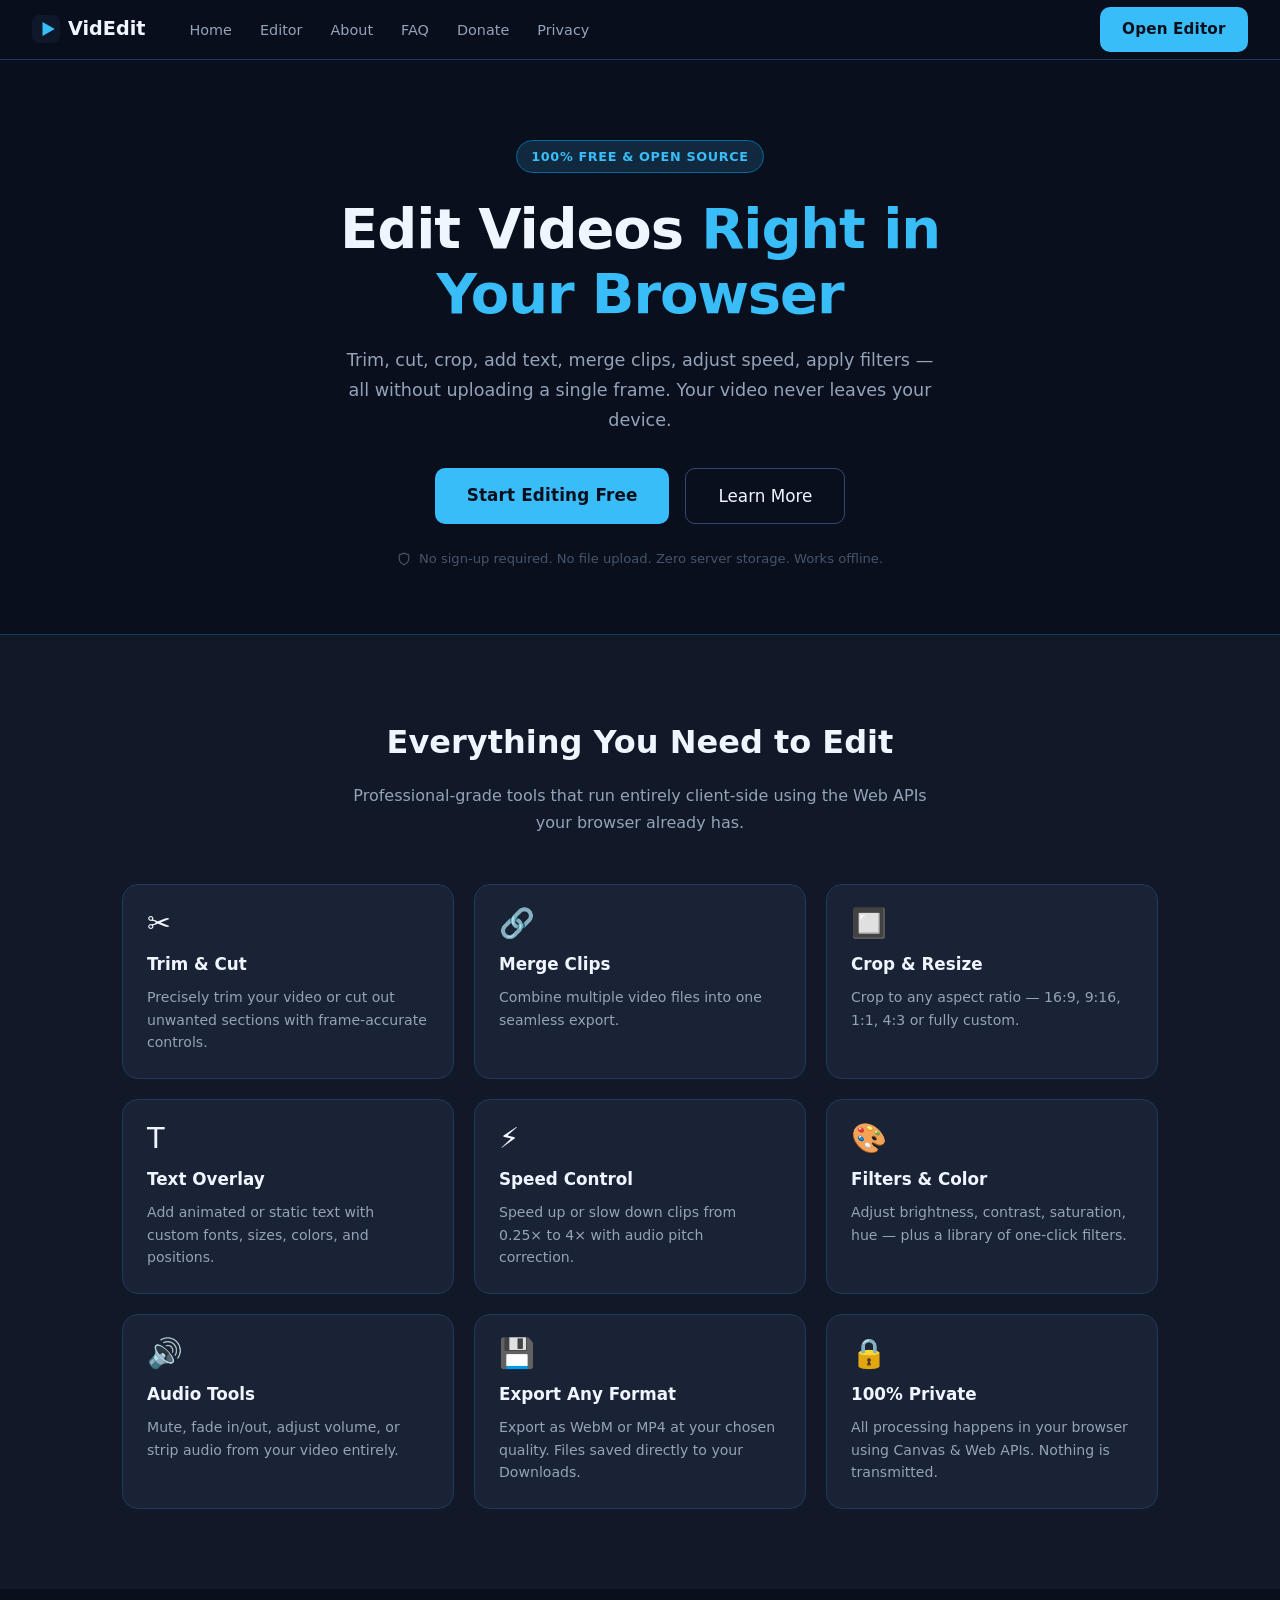
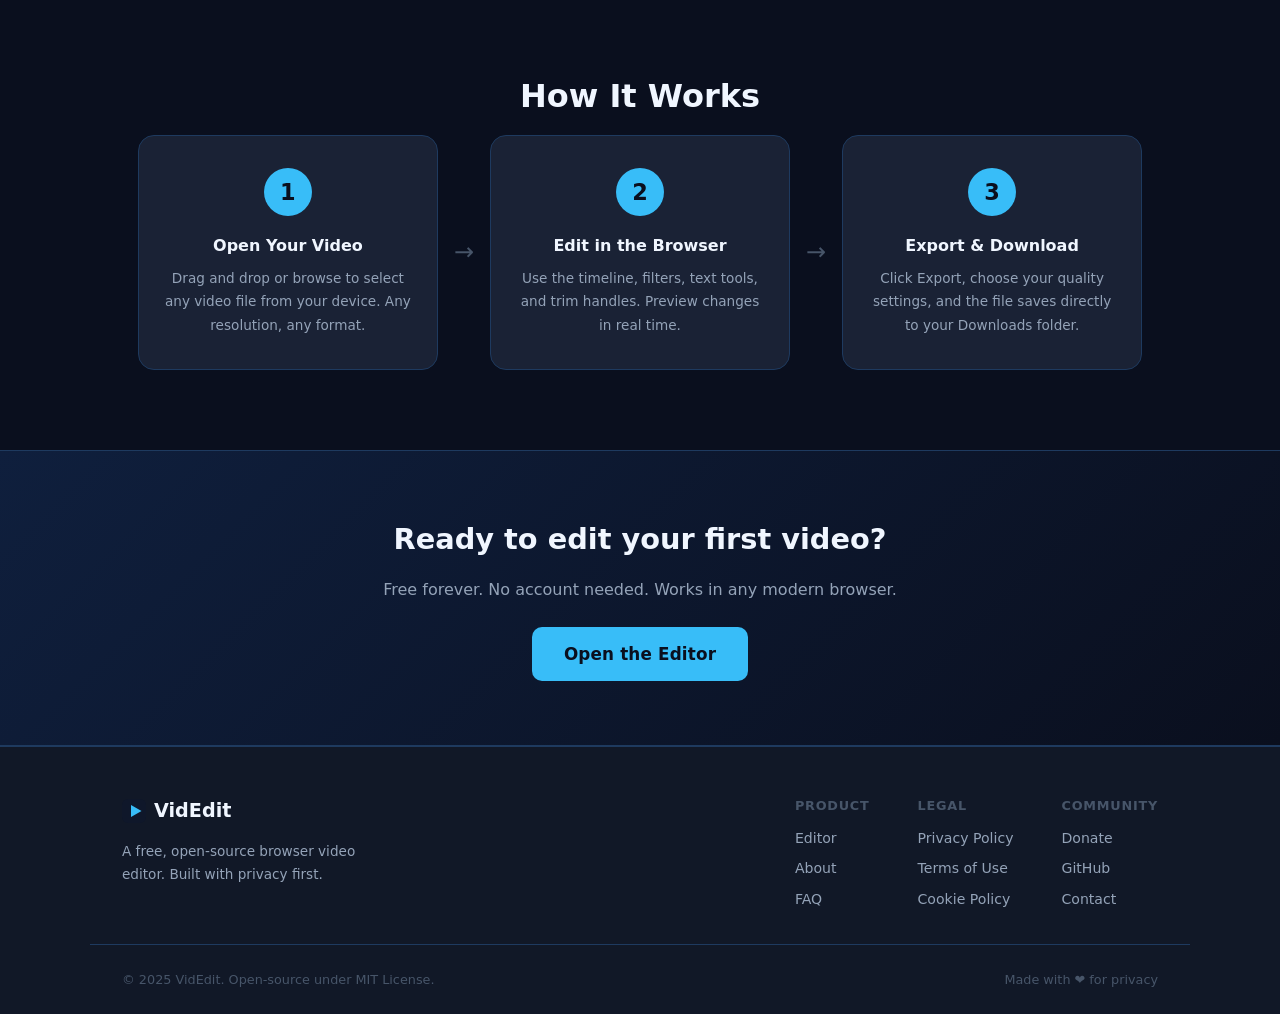
<file: index.html>
<!DOCTYPE html>
<html lang="en">
<head>
<meta charset="UTF-8">
<meta name="viewport" content="width=device-width, initial-scale=1.0">
<title>VidEdit — Free Browser Video Editor</title>
<meta name="description" content="Edit any video directly in your browser. No uploads, no servers. Your files stay on your device.">
<meta name="robots" content="index, follow">
<link rel="icon" href="data:image/svg+xml,<svg xmlns='http://www.w3.org/2000/svg' viewBox='0 0 32 32'><rect width='32' height='32' rx='8' fill='%230f172a'/><polygon points='12,8 26,16 12,24' fill='%2338bdf8'/></svg>">
<link rel="stylesheet" href="main.css">
</head>
<body>

<nav class="nav">
  <a class="nav-logo" href="index.html">
    <svg width="28" height="28" viewBox="0 0 32 32" fill="none" xmlns="http://www.w3.org/2000/svg"><rect width="32" height="32" rx="8" fill="#0f172a"/><polygon points="12,8 26,16 12,24" fill="#38bdf8"/></svg>
    VidEdit
  </a>
  <ul class="nav-links">
    <li><a href="index.html">Home</a></li>
    <li><a href="editor.html">Editor</a></li>
    <li><a href="about.html">About</a></li>
    <li><a href="faq.html">FAQ</a></li>
    <li><a href="donate.html">Donate</a></li>
    <li><a href="privacy.html">Privacy</a></li>
  </ul>
  <a href="editor.html" class="btn-primary nav-cta">Open Editor</a>
  <button class="nav-hamburger" id="menuToggle" aria-label="Toggle menu">&#9776;</button>
</nav>

<div class="nav-mobile" id="mobileMenu">
  <a href="index.html">Home</a>
  <a href="editor.html">Editor</a>
  <a href="about.html">About</a>
  <a href="pages/faq.html">FAQ</a>
  <a href="donate.html">Donate</a>
  <a href="privacy.html">Privacy</a>
  <a href="editor.html" class="btn-primary" style="margin-top:0.5rem;display:block;text-align:center;">Open Editor</a>
</div>

<section class="hero">
  <div class="hero-badge">100% Free & Open Source</div>
  <h1 class="hero-title">Edit Videos <span class="accent">Right in Your Browser</span></h1>
  <p class="hero-sub">Trim, cut, crop, add text, merge clips, adjust speed, apply filters — all without uploading a single frame. Your video never leaves your device.</p>
  <div class="hero-actions">
    <a href="editor.html" class="btn-primary btn-lg">Start Editing Free</a>
    <a href="about.html" class="btn-ghost btn-lg">Learn More</a>
  </div>
  <div class="hero-note">
    <svg width="14" height="14" viewBox="0 0 24 24" fill="none" stroke="currentColor" stroke-width="2"><path d="M12 22s8-4 8-10V5l-8-3-8 3v7c0 6 8 10 8 10z"/></svg>
    No sign-up required. No file upload. Zero server storage. Works offline.
  </div>
</section>

<section class="features">
  <div class="container">
    <h2 class="section-title">Everything You Need to Edit</h2>
    <p class="section-sub">Professional-grade tools that run entirely client-side using the Web APIs your browser already has.</p>
    <div class="features-grid">
      <div class="feature-card">
        <div class="feature-icon">✂️</div>
        <h3>Trim & Cut</h3>
        <p>Precisely trim your video or cut out unwanted sections with frame-accurate controls.</p>
      </div>
      <div class="feature-card">
        <div class="feature-icon">🔗</div>
        <h3>Merge Clips</h3>
        <p>Combine multiple video files into one seamless export.</p>
      </div>
      <div class="feature-card">
        <div class="feature-icon">🔲</div>
        <h3>Crop & Resize</h3>
        <p>Crop to any aspect ratio — 16:9, 9:16, 1:1, 4:3 or fully custom.</p>
      </div>
      <div class="feature-card">
        <div class="feature-icon">T</div>
        <h3>Text Overlay</h3>
        <p>Add animated or static text with custom fonts, sizes, colors, and positions.</p>
      </div>
      <div class="feature-card">
        <div class="feature-icon">⚡</div>
        <h3>Speed Control</h3>
        <p>Speed up or slow down clips from 0.25× to 4× with audio pitch correction.</p>
      </div>
      <div class="feature-card">
        <div class="feature-icon">🎨</div>
        <h3>Filters & Color</h3>
        <p>Adjust brightness, contrast, saturation, hue — plus a library of one-click filters.</p>
      </div>
      <div class="feature-card">
        <div class="feature-icon">🔊</div>
        <h3>Audio Tools</h3>
        <p>Mute, fade in/out, adjust volume, or strip audio from your video entirely.</p>
      </div>
      <div class="feature-card">
        <div class="feature-icon">💾</div>
        <h3>Export Any Format</h3>
        <p>Export as WebM or MP4 at your chosen quality. Files saved directly to your Downloads.</p>
      </div>
      <div class="feature-card">
        <div class="feature-icon">🔒</div>
        <h3>100% Private</h3>
        <p>All processing happens in your browser using Canvas & Web APIs. Nothing is transmitted.</p>
      </div>
    </div>
  </div>
</section>

<section class="how-it-works">
  <div class="container">
    <h2 class="section-title">How It Works</h2>
    <div class="steps">
      <div class="step">
        <div class="step-num">1</div>
        <h3>Open Your Video</h3>
        <p>Drag and drop or browse to select any video file from your device. Any resolution, any format.</p>
      </div>
      <div class="step-arrow">→</div>
      <div class="step">
        <div class="step-num">2</div>
        <h3>Edit in the Browser</h3>
        <p>Use the timeline, filters, text tools, and trim handles. Preview changes in real time.</p>
      </div>
      <div class="step-arrow">→</div>
      <div class="step">
        <div class="step-num">3</div>
        <h3>Export & Download</h3>
        <p>Click Export, choose your quality settings, and the file saves directly to your Downloads folder.</p>
      </div>
    </div>
  </div>
</section>

<section class="cta-strip">
  <h2>Ready to edit your first video?</h2>
  <p>Free forever. No account needed. Works in any modern browser.</p>
  <a href="editor.html" class="btn-primary btn-lg">Open the Editor</a>
</section>

<footer class="footer">
  <div class="container footer-inner">
    <div class="footer-brand">
      <a class="nav-logo" href="index.html">
        <svg width="24" height="24" viewBox="0 0 32 32" fill="none"><rect width="32" height="32" rx="8" fill="#0f172a"/><polygon points="12,8 26,16 12,24" fill="#38bdf8"/></svg>
        VidEdit
      </a>
      <p>A free, open-source browser video editor. Built with privacy first.</p>
    </div>
    <div class="footer-links">
      <div>
        <strong>Product</strong>
        <a href="editor.html">Editor</a>
        <a href="pages/about.html">About</a>
        <a href="pages/faq.html">FAQ</a>
      </div>
      <div>
        <strong>Legal</strong>
        <a href="pages/privacy.html">Privacy Policy</a>
        <a href="pages/terms.html">Terms of Use</a>
        <a href="pages/cookies.html">Cookie Policy</a>
      </div>
      <div>
        <strong>Community</strong>
        <a href="donate.html">Donate</a>
        <a href="https://github.com/mdsahabul" target="_blank" rel="noopener">GitHub</a>
        <a href="https://mdsahabul.rf.gd/Fpages/contact">Contact</a>
      </div>
    </div>
  </div>
  <div class="footer-bottom">
    <span>© 2025 VidEdit. Open-source under MIT License.</span>
    <span>Made with ❤️ for privacy</span>
  </div>
</footer>

<script>
document.getElementById('menuToggle').addEventListener('click', () => {
  document.getElementById('mobileMenu').classList.toggle('open');
});
</script>
</body>
</html>
</file>
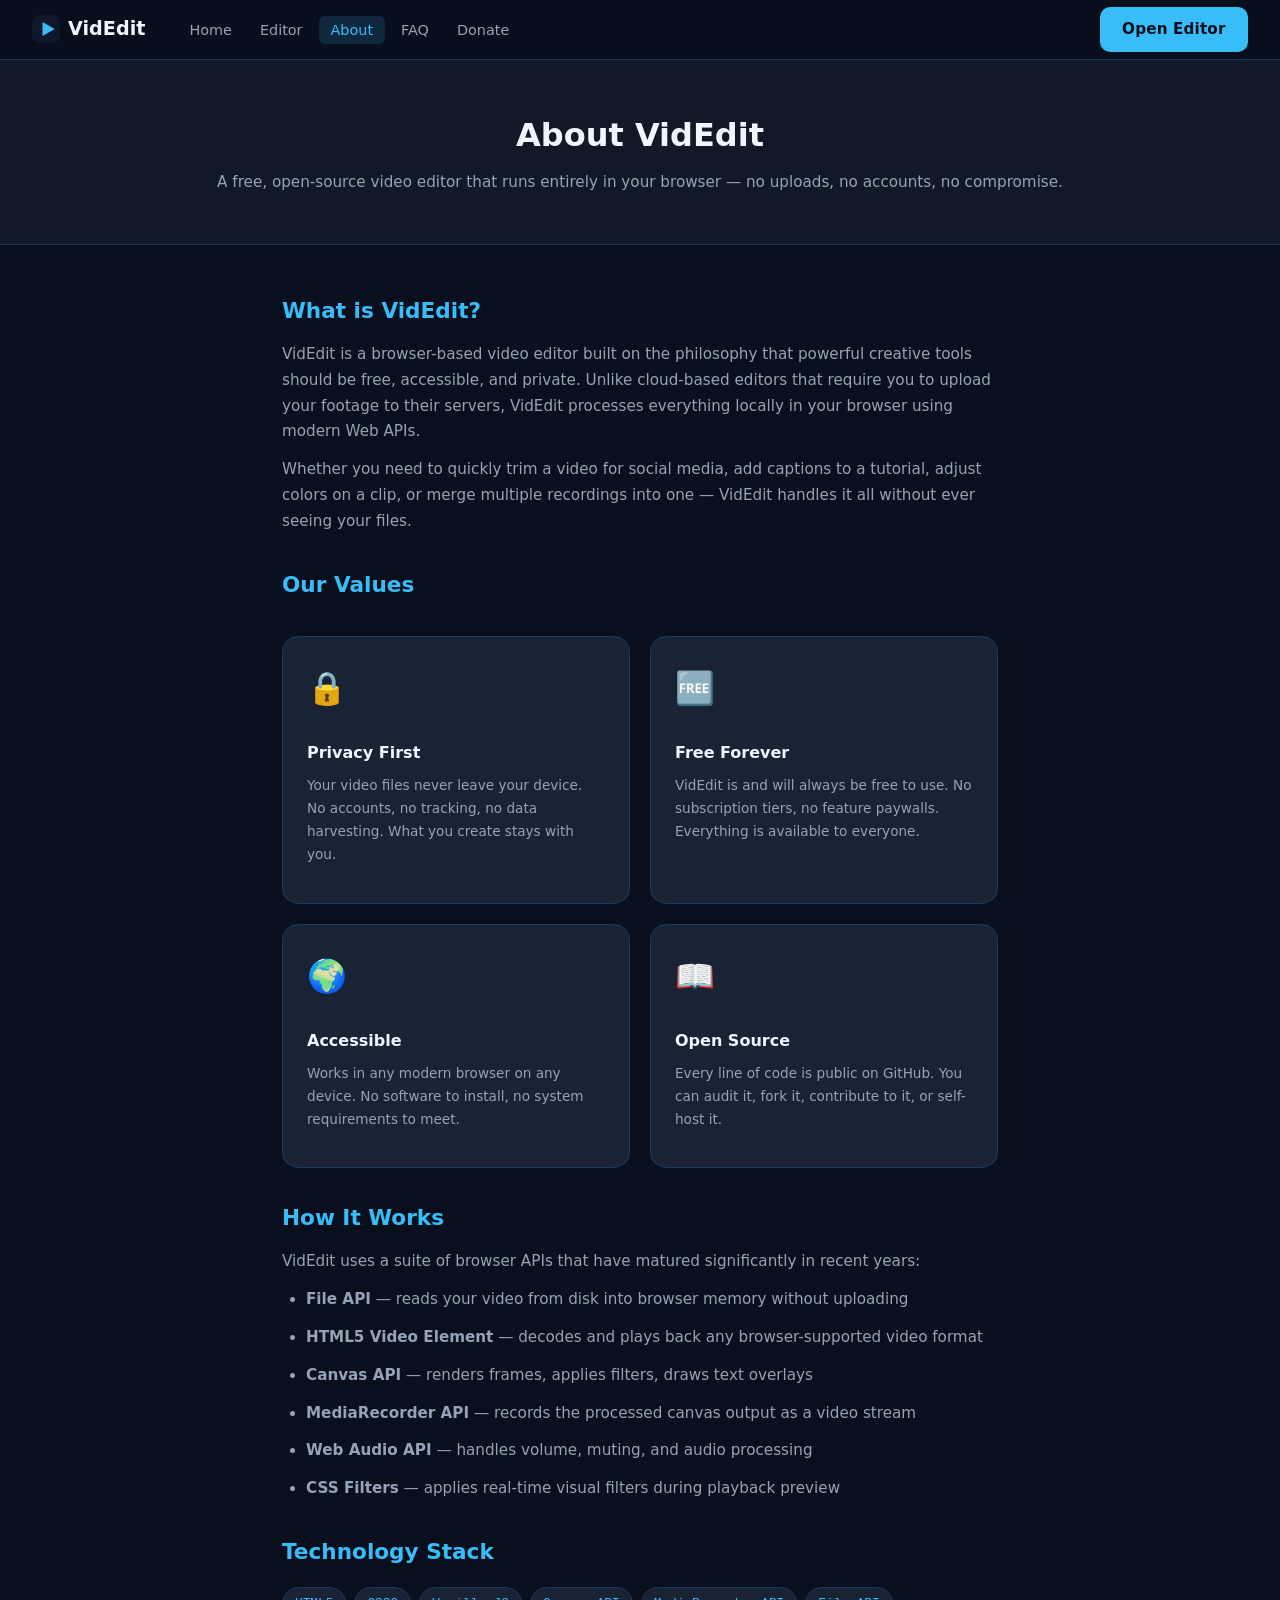
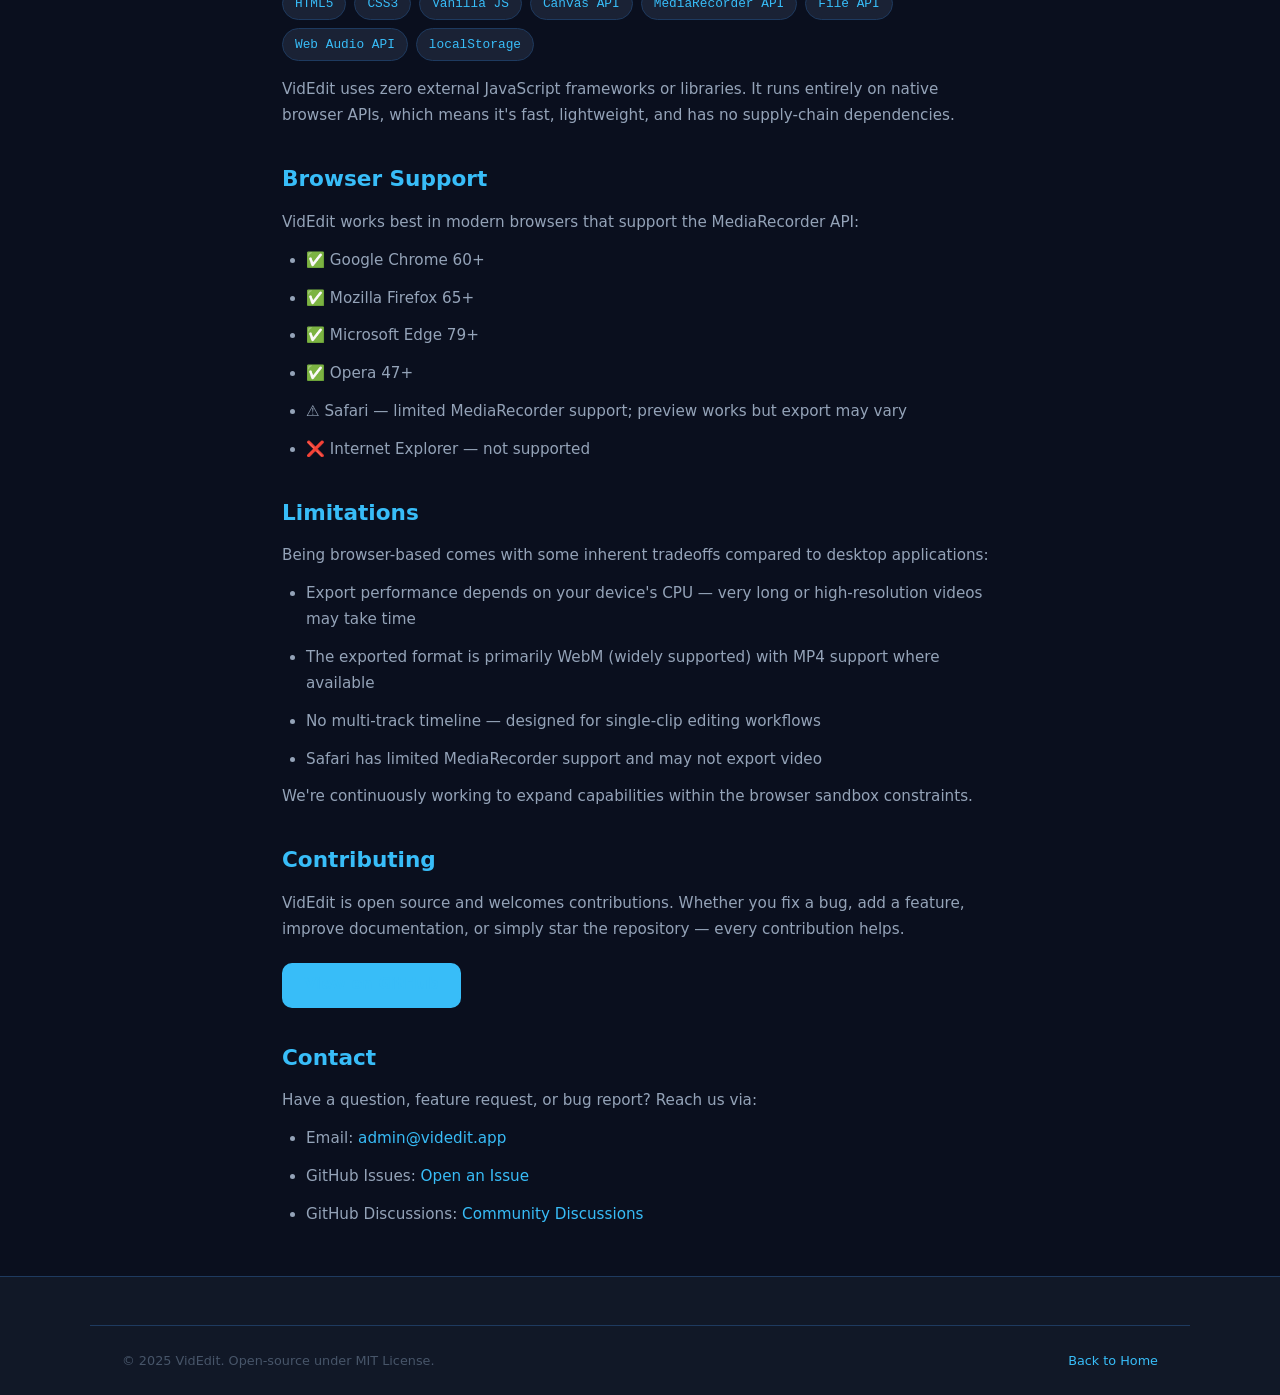
<file: about.html>
<!DOCTYPE html>
<html lang="en">
<head>
<meta charset="UTF-8">
<meta name="viewport" content="width=device-width, initial-scale=1.0">
<title>About — VidEdit</title>
<link rel="icon" href="data:image/svg+xml,<svg xmlns='http://www.w3.org/2000/svg' viewBox='0 0 32 32'><rect width='32' height='32' rx='8' fill='%230f172a'/><polygon points='12,8 26,16 12,24' fill='%2338bdf8'/></svg>">
<link rel="stylesheet" href="main.css">
<style>
  .values-grid { display: grid; grid-template-columns: repeat(auto-fit, minmax(240px, 1fr)); gap: 1.25rem; margin: 2rem 0; }
  .value-card { background: var(--bg-card); border: 1px solid var(--border); border-radius: var(--radius-lg); padding: 1.5rem; }
  .value-card .icon { font-size: 2rem; margin-bottom: 0.75rem; }
  .value-card h3 { font-size: 1rem; font-weight: 600; margin-bottom: 0.5rem; }
  .value-card p { font-size: 0.85rem; color: var(--text-secondary); }
  .tech-stack { display: flex; flex-wrap: wrap; gap: 0.5rem; margin: 1rem 0; }
  .tech-badge { background: var(--bg-card); border: 1px solid var(--border); color: var(--accent); padding: 0.3rem 0.75rem; border-radius: 999px; font-size: 0.8rem; font-family: var(--font-mono); }
</style>
</head>
<body>
<nav class="nav">
  <a class="nav-logo" href="../index.html">
    <svg width="28" height="28" viewBox="0 0 32 32" fill="none"><rect width="32" height="32" rx="8" fill="#0f172a"/><polygon points="12,8 26,16 12,24" fill="#38bdf8"/></svg>
    VidEdit
  </a>
  <ul class="nav-links">
    <li><a href="../index.html">Home</a></li>
    <li><a href="../editor.html">Editor</a></li>
    <li><a href="about.html" class="active">About</a></li>
    <li><a href="faq.html">FAQ</a></li>
    <li><a href="donate.html">Donate</a></li>
  </ul>
  <a href="../editor.html" class="btn-primary nav-cta">Open Editor</a>
</nav>

<div class="page-hero">
  <h1>About VidEdit</h1>
  <p>A free, open-source video editor that runs entirely in your browser — no uploads, no accounts, no compromise.</p>
</div>

<div class="page-content" id="aboutContent">
  <h2>What is VidEdit?</h2>
  <p>VidEdit is a browser-based video editor built on the philosophy that powerful creative tools should be free, accessible, and private. Unlike cloud-based editors that require you to upload your footage to their servers, VidEdit processes everything locally in your browser using modern Web APIs.</p>
  <p>Whether you need to quickly trim a video for social media, add captions to a tutorial, adjust colors on a clip, or merge multiple recordings into one — VidEdit handles it all without ever seeing your files.</p>

  <h2>Our Values</h2>
  <div class="values-grid">
    <div class="value-card">
      <div class="icon">🔒</div>
      <h3>Privacy First</h3>
      <p>Your video files never leave your device. No accounts, no tracking, no data harvesting. What you create stays with you.</p>
    </div>
    <div class="value-card">
      <div class="icon">🆓</div>
      <h3>Free Forever</h3>
      <p>VidEdit is and will always be free to use. No subscription tiers, no feature paywalls. Everything is available to everyone.</p>
    </div>
    <div class="value-card">
      <div class="icon">🌍</div>
      <h3>Accessible</h3>
      <p>Works in any modern browser on any device. No software to install, no system requirements to meet.</p>
    </div>
    <div class="value-card">
      <div class="icon">📖</div>
      <h3>Open Source</h3>
      <p>Every line of code is public on GitHub. You can audit it, fork it, contribute to it, or self-host it.</p>
    </div>
  </div>

  <h2>How It Works</h2>
  <p>VidEdit uses a suite of browser APIs that have matured significantly in recent years:</p>
  <ul>
    <li><strong>File API</strong> — reads your video from disk into browser memory without uploading</li>
    <li><strong>HTML5 Video Element</strong> — decodes and plays back any browser-supported video format</li>
    <li><strong>Canvas API</strong> — renders frames, applies filters, draws text overlays</li>
    <li><strong>MediaRecorder API</strong> — records the processed canvas output as a video stream</li>
    <li><strong>Web Audio API</strong> — handles volume, muting, and audio processing</li>
    <li><strong>CSS Filters</strong> — applies real-time visual filters during playback preview</li>
  </ul>

  <h2>Technology Stack</h2>
  <div class="tech-stack">
    <span class="tech-badge">HTML5</span>
    <span class="tech-badge">CSS3</span>
    <span class="tech-badge">Vanilla JS</span>
    <span class="tech-badge">Canvas API</span>
    <span class="tech-badge">MediaRecorder API</span>
    <span class="tech-badge">File API</span>
    <span class="tech-badge">Web Audio API</span>
    <span class="tech-badge">localStorage</span>
  </div>
  <p>VidEdit uses zero external JavaScript frameworks or libraries. It runs entirely on native browser APIs, which means it's fast, lightweight, and has no supply-chain dependencies.</p>

  <h2>Browser Support</h2>
  <p>VidEdit works best in modern browsers that support the MediaRecorder API:</p>
  <ul>
    <li>✅ Google Chrome 60+</li>
    <li>✅ Mozilla Firefox 65+</li>
    <li>✅ Microsoft Edge 79+</li>
    <li>✅ Opera 47+</li>
    <li>⚠️ Safari — limited MediaRecorder support; preview works but export may vary</li>
    <li>❌ Internet Explorer — not supported</li>
  </ul>

  <h2>Limitations</h2>
  <p>Being browser-based comes with some inherent tradeoffs compared to desktop applications:</p>
  <ul>
    <li>Export performance depends on your device's CPU — very long or high-resolution videos may take time</li>
    <li>The exported format is primarily WebM (widely supported) with MP4 support where available</li>
    <li>No multi-track timeline — designed for single-clip editing workflows</li>
    <li>Safari has limited MediaRecorder support and may not export video</li>
  </ul>
  <p>We're continuously working to expand capabilities within the browser sandbox constraints.</p>

  <h2>Contributing</h2>
  <p>VidEdit is open source and welcomes contributions. Whether you fix a bug, add a feature, improve documentation, or simply star the repository — every contribution helps.</p>
  <p><a href="https://github.com/" target="_blank" class="btn-primary" style="margin-top:0.5rem;display:inline-block">View on GitHub</a></p>

  <h2>Contact</h2>
  <p>Have a question, feature request, or bug report? Reach us via:</p>
  <ul>
    <li>Email: <a href="mailto:admin@videdit.app">admin@videdit.app</a></li>
    <li>GitHub Issues: <a href="https://github.com/" target="_blank">Open an Issue</a></li>
    <li>GitHub Discussions: <a href="https://github.com/" target="_blank">Community Discussions</a></li>
  </ul>
</div>

<footer class="footer">
  <div class="footer-bottom" style="max-width:1100px;margin:0 auto;padding:1.5rem 2rem 0">
    <span>© 2025 VidEdit. Open-source under MIT License.</span>
    <a href="../index.html">Back to Home</a>
  </div>
</footer>
<script>
(function() {
  const settings = JSON.parse(localStorage.getItem('videdit_settings') || '{}');
  if (settings.aboutContent) document.getElementById('aboutContent').querySelector('p').textContent = settings.aboutContent;
})();
</script>
</body>
</html>
</file>
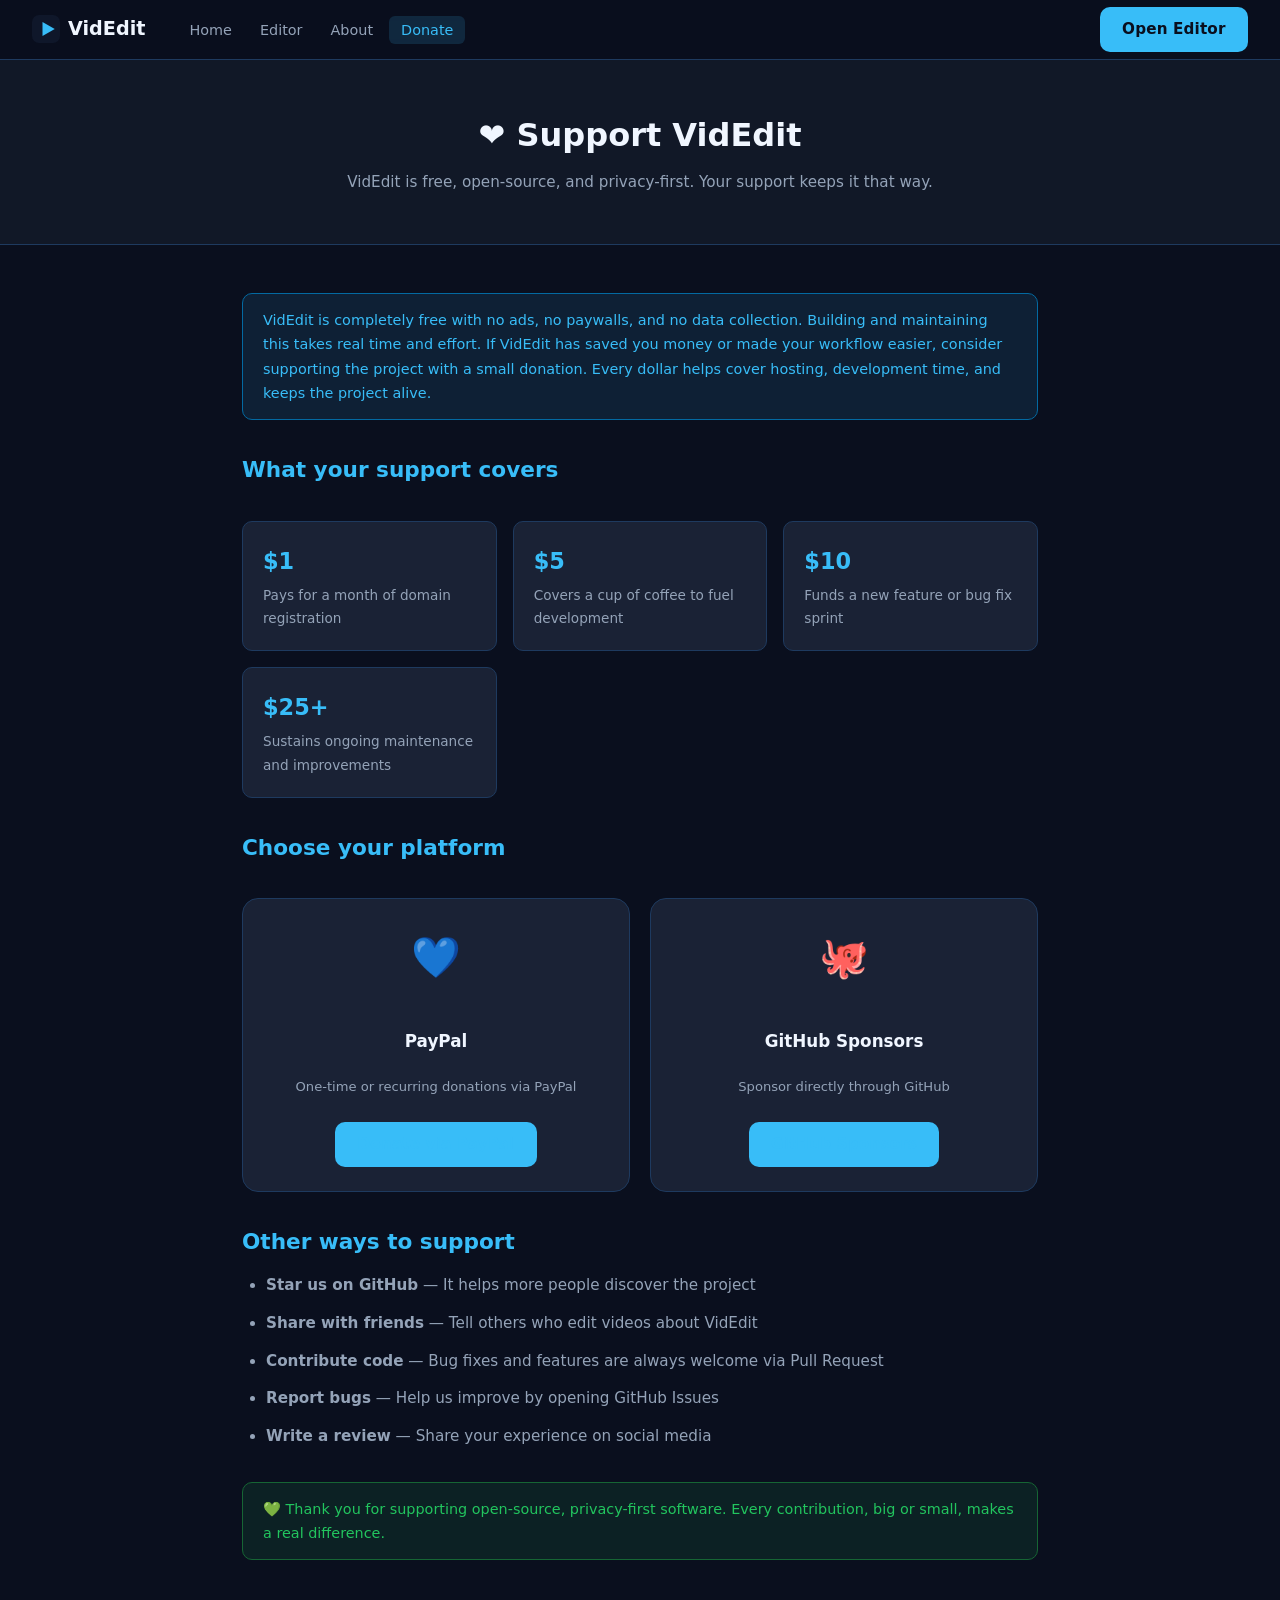
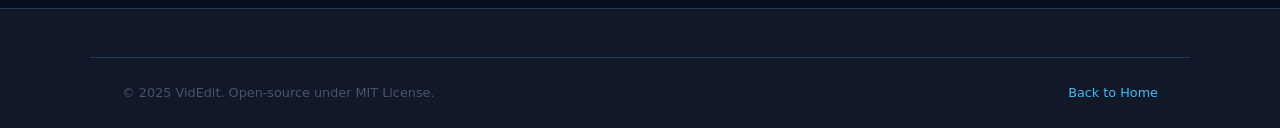
<file: donate.html>
<!DOCTYPE html>
<html lang="en">
<head>
<meta charset="UTF-8">
<meta name="viewport" content="width=device-width, initial-scale=1.0">
<title>Support VidEdit — Donate</title>
<link rel="icon" href="data:image/svg+xml,<svg xmlns='http://www.w3.org/2000/svg' viewBox='0 0 32 32'><rect width='32' height='32' rx='8' fill='%230f172a'/><polygon points='12,8 26,16 12,24' fill='%2338bdf8'/></svg>">
<link rel="stylesheet" href="main.css">
<style>
  .platform-card {
    background: var(--bg-card);
    border: 1.5px solid var(--border);
    border-radius: var(--radius-lg);
    padding: 1.5rem;
    text-align: center;
    transition: all var(--transition);
    display: flex;
    flex-direction: column;
    align-items: center;
    gap: 0.75rem;
  }
  .platform-card:hover { border-color: var(--accent); transform: translateY(-3px); }
  .platform-icon { font-size: 2.5rem; }
  .platform-card h3 { font-size: 1.05rem; font-weight: 700; }
  .platform-card p { font-size: 0.82rem; color: var(--text-secondary); }
  .platform-grid { display: grid; grid-template-columns: repeat(auto-fit, minmax(200px, 1fr)); gap: 1.25rem; margin: 2rem 0; }
  .crypto-box {
    background: var(--bg-card);
    border: 1px solid var(--border);
    border-radius: var(--radius-md);
    padding: 1rem;
    display: flex;
    align-items: center;
    gap: 0.75rem;
    margin-bottom: 0.75rem;
  }
  .crypto-box .addr { font-family: var(--font-mono); font-size: 0.78rem; color: var(--text-secondary); word-break: break-all; flex: 1; }
  .copy-btn {
    background: var(--bg-input);
    border: 1px solid var(--border);
    color: var(--text-secondary);
    border-radius: var(--radius-sm);
    padding: 0.35rem 0.65rem;
    cursor: pointer;
    font-size: 0.75rem;
    white-space: nowrap;
    transition: all var(--transition);
  }
  .copy-btn:hover { border-color: var(--accent); color: var(--accent); }
  .impact-grid { display: grid; grid-template-columns: repeat(auto-fit, minmax(220px, 1fr)); gap: 1rem; margin: 2rem 0; }
  .impact-card { background: var(--bg-card); border: 1px solid var(--border); border-radius: var(--radius-md); padding: 1.25rem; }
  .impact-card .impact-amount { font-size: 1.4rem; font-weight: 800; color: var(--accent); margin-bottom: 0.25rem; }
  .impact-card .impact-desc { font-size: 0.85rem; color: var(--text-secondary); }
</style>
</head>
<body>
<nav class="nav">
  <a class="nav-logo" href="../index.html">
    <svg width="28" height="28" viewBox="0 0 32 32" fill="none"><rect width="32" height="32" rx="8" fill="#0f172a"/><polygon points="12,8 26,16 12,24" fill="#38bdf8"/></svg>
    VidEdit
  </a>
  <ul class="nav-links">
    <li><a href="index.html">Home</a></li>
    <li><a href="editor.html">Editor</a></li>
    <li><a href="about.html">About</a></li>
    <li><a href="donate.html" class="active">Donate</a></li>
  </ul>
  <a href="editor.html" class="btn-primary nav-cta">Open Editor</a>
</nav>

<div class="page-hero">
  <h1>❤️ Support VidEdit</h1>
  <p>VidEdit is free, open-source, and privacy-first. Your support keeps it that way.</p>
</div>

<div class="page-content" style="max-width:860px">
  <div class="alert-info alert" id="donateMsg">
    VidEdit is completely free with no ads, no paywalls, and no data collection. Building and maintaining this takes real time and effort. If VidEdit has saved you money or made your workflow easier, consider supporting the project with a small donation. Every dollar helps cover hosting, development time, and keeps the project alive.
  </div>

  <h2>What your support covers</h2>
  <div class="impact-grid">
    <div class="impact-card"><div class="impact-amount">$1</div><div class="impact-desc">Pays for a month of domain registration</div></div>
    <div class="impact-card"><div class="impact-amount">$5</div><div class="impact-desc">Covers a cup of coffee to fuel development</div></div>
    <div class="impact-card"><div class="impact-amount">$10</div><div class="impact-desc">Funds a new feature or bug fix sprint</div></div>
    <div class="impact-card"><div class="impact-amount">$25+</div><div class="impact-desc">Sustains ongoing maintenance and improvements</div></div>
  </div>

  <h2>Choose your platform</h2>
  <div class="platform-grid">
    <div class="platform-card">
      <div class="platform-icon">💙</div>
      <h3>PayPal</h3>
      <p>One-time or recurring donations via PayPal</p>
      <a href="https://link.payoneer.com/Token?t=1E8B039D8ACB4E13B81DF46AC55D3F3D&src=pl" target="_blank" rel="noopener" class="btn-primary" id="paypalBtn">Donate via PayPal</a>
    </div>

    <div class="platform-card">
      <div class="platform-icon">🐙</div>
      <h3>GitHub Sponsors</h3>
      <p>Sponsor directly through GitHub</p>
      <a href="https://github.com/sponsors/mdsahabul" target="_blank" rel="noopener" class="btn-primary" id="sponsorBtn">GitHub Sponsors</a>
    </div>
  </div>

  <h2>Other ways to support</h2>
  <ul>
    <li><strong>Star us on GitHub</strong> — It helps more people discover the project</li>
    <li><strong>Share with friends</strong> — Tell others who edit videos about VidEdit</li>
    <li><strong>Contribute code</strong> — Bug fixes and features are always welcome via Pull Request</li>
    <li><strong>Report bugs</strong> — Help us improve by opening GitHub Issues</li>
    <li><strong>Write a review</strong> — Share your experience on social media</li>
  </ul>

  <div class="alert-success alert" style="margin-top:2rem">
    💚 Thank you for supporting open-source, privacy-first software. Every contribution, big or small, makes a real difference.
  </div>
</div>

<footer class="footer">
  <div class="footer-bottom" style="max-width:1100px;margin:0 auto;padding:1.5rem 2rem 0">
    <span>© 2025 VidEdit. Open-source under MIT License.</span>
    <a href="../index.html">Back to Home</a>
  </div>
</footer>

<div id="toast-container"></div>
<script>
function copyAddr(id) {
  const el = document.getElementById(id);
  if (el) navigator.clipboard.writeText(el.textContent.trim()).then(() => toast('Address copied!', 'success'));
}
function toast(msg, type = 'info') {
  const c = document.getElementById('toast-container');
  const t = document.createElement('div'); t.className = `toast ${type}`; t.textContent = msg; c.appendChild(t);
  setTimeout(() => t.remove(), 3500);
}
// Load saved donate links from admin settings
(function() {
  const settings = JSON.parse(localStorage.getItem('videdit_settings') || '{}');
  if (settings.paypalLink) document.getElementById('paypalBtn').href = settings.paypalLink;
  if (settings.bmcLink) document.getElementById('bmcBtn').href = settings.bmcLink;
  if (settings.kofiLink) document.getElementById('kofiBtn').href = settings.kofiLink;
  if (settings.sponsorLink) document.getElementById('sponsorBtn').href = settings.sponsorLink;
  if (settings.btcAddress) document.getElementById('btcAddr').textContent = settings.btcAddress;
  if (settings.donateMsg) document.getElementById('donateMsg').textContent = settings.donateMsg;
})();
</script>
</body>
</html>
</file>
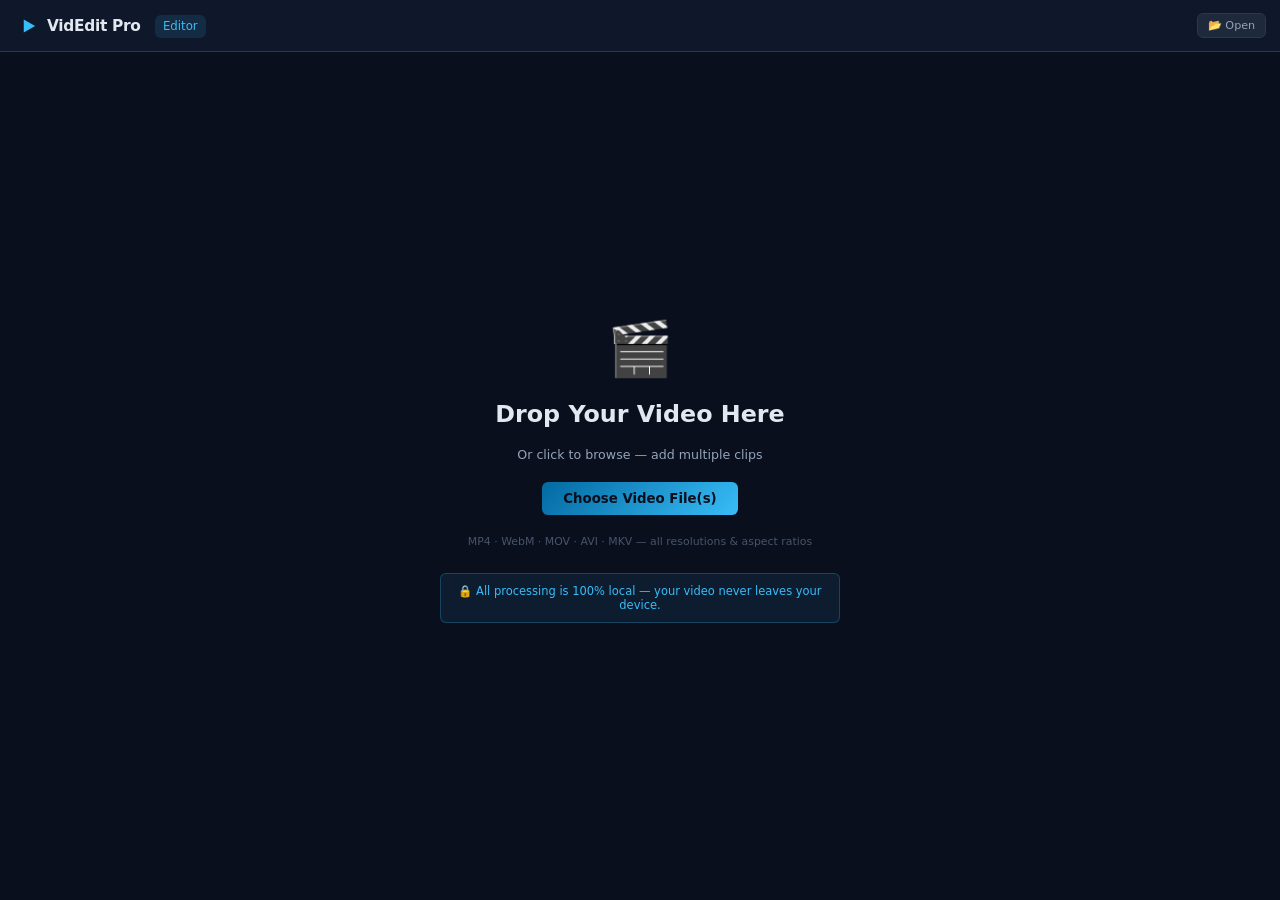
<file: editor.html>
<!DOCTYPE html>
<html lang="en">
<head>
<meta charset="UTF-8">
<meta name="viewport" content="width=device-width, initial-scale=1.0">
<title>VidEdit Pro — Editor</title>
<link rel="icon" href="data:image/svg+xml,<svg xmlns='http://www.w3.org/2000/svg' viewBox='0 0 32 32'><rect width='32' height='32' rx='8' fill='%230f172a'/><polygon points='12,8 26,16 12,24' fill='%2338bdf8'/></svg>">
<style>
/* ── RESET & TOKENS ── */
*,*::before,*::after{box-sizing:border-box;margin:0;padding:0}
:root{
  --bg-base:#0a0f1e;--bg-surface:#0f172a;--bg-card:#131e35;--bg-input:#1e293b;
  --border:#1e3a5f;--border-light:#2a4a70;
  --accent:#38bdf8;--accent-dark:#0369a1;--accent-glow:rgba(56,189,248,.12);
  --text-primary:#e2e8f0;--text-secondary:#94a3b8;--text-muted:#475569;
  --danger:#f43f5e;--success:#34d399;--warn:#fbbf24;
  --radius:10px;--radius-sm:6px;--transition:.15s ease;
  --font:'Inter',system-ui,sans-serif;--font-mono:'JetBrains Mono','Fira Code',monospace;
}
html,body{height:100%;background:var(--bg-base);color:var(--text-primary);font-family:var(--font);font-size:14px;overflow:hidden}
button{font-family:var(--font);cursor:pointer}
input,select,textarea{font-family:var(--font);color:var(--text-primary)}

/* ── NAV ── */
.nav{height:52px;background:var(--bg-surface);border-bottom:1px solid var(--border);display:flex;align-items:center;padding:0 1rem;gap:1rem;flex-shrink:0;z-index:50;position:relative}
.nav-logo{display:flex;align-items:center;gap:.5rem;text-decoration:none;color:var(--text-primary);font-weight:700;font-size:1.1rem;letter-spacing:-.02em}
.nav-links{display:flex;gap:.5rem;list-style:none}
.nav-links a{color:var(--text-secondary);text-decoration:none;padding:.3rem .6rem;border-radius:var(--radius-sm);font-size:.84rem;transition:all var(--transition)}
.nav-links a:hover,.nav-links a.active{color:var(--accent);background:var(--accent-glow)}

/* ── BUTTONS ── */
.btn-primary{background:linear-gradient(135deg,var(--accent-dark),var(--accent));color:#0a0f1e;border:none;padding:.42rem .9rem;border-radius:var(--radius-sm);font-size:.82rem;font-weight:600;cursor:pointer;transition:all var(--transition)}
.btn-primary:hover{opacity:.9;transform:translateY(-1px)}
.btn-primary:disabled{opacity:.4;cursor:not-allowed;transform:none}
.btn-lg{padding:.65rem 1.5rem;font-size:.95rem}
.control-btn{background:var(--bg-input);border:1px solid var(--border);color:var(--text-secondary);padding:.38rem .7rem;border-radius:var(--radius-sm);font-size:.8rem;transition:all var(--transition)}
.control-btn:hover{border-color:var(--accent);color:var(--accent)}
.tool-btn{background:var(--bg-input);border:1px solid var(--border);color:var(--text-secondary);padding:.32rem .6rem;border-radius:var(--radius-sm);font-size:.76rem;transition:all var(--transition)}
.tool-btn:hover{border-color:var(--accent);color:var(--accent)}
.danger-btn{color:var(--danger)!important}
.danger-btn:hover{border-color:var(--danger)!important}

/* ── FORMS ── */
.inp{width:100%;background:var(--bg-input);border:1px solid var(--border);color:var(--text-primary);padding:.38rem .5rem;border-radius:var(--radius-sm);font-size:.78rem}
.inp:focus{border-color:var(--accent);outline:none}
textarea.inp{resize:vertical;min-height:52px;line-height:1.4}
.slider-row{display:flex;align-items:center;gap:.55rem;margin-bottom:.5rem}
.slider-row label{font-size:.72rem;color:var(--text-secondary);min-width:65px;flex-shrink:0}
.slider-row input[type=range]{flex:1;accent-color:var(--accent)}
.slider-row .val{font-size:.72rem;color:var(--accent);min-width:38px;text-align:right;font-family:var(--font-mono)}
.toggle-row{display:flex;align-items:center;gap:.42rem;margin-bottom:.4rem}
.toggle-row label,.toggle-row span{font-size:.78rem;color:var(--text-secondary);cursor:pointer}
input[type=checkbox]{accent-color:var(--accent)}

/* ── TOASTS ── */
#toast-container{position:fixed;bottom:1.5rem;right:1.5rem;z-index:9999;display:flex;flex-direction:column;gap:.5rem}
.toast{padding:.55rem 1rem;border-radius:var(--radius-sm);font-size:.82rem;animation:slideIn .25s ease;max-width:320px;box-shadow:0 4px 20px rgba(0,0,0,.4)}
.toast.success{background:#064e3b;border:1px solid var(--success);color:var(--success)}
.toast.error{background:#450a0a;border:1px solid var(--danger);color:var(--danger)}
.toast.info{background:#1e3a5f;border:1px solid var(--accent);color:var(--accent)}
@keyframes slideIn{from{opacity:0;transform:translateX(30px)}to{opacity:1;transform:none}}

/* ── MODAL ── */
.modal-overlay{position:fixed;inset:0;background:rgba(0,0,0,.7);z-index:200;display:none;align-items:center;justify-content:center;backdrop-filter:blur(4px)}
.modal-overlay.open{display:flex}
.modal-box{background:var(--bg-card);border:1px solid var(--border);border-radius:var(--radius);padding:1.8rem;max-width:520px;width:92%;position:relative;max-height:90vh;overflow-y:auto}
.modal-close{position:absolute;top:.8rem;right:.8rem;background:none;border:none;color:var(--text-secondary);font-size:1.1rem;cursor:pointer;padding:.2rem .4rem;border-radius:var(--radius-sm)}
.modal-close:hover{color:var(--danger)}
.modal-box h2{font-size:1.25rem;margin-bottom:1.2rem;color:var(--text-primary)}
.form-group{margin-bottom:.9rem}
.form-group label{display:block;font-size:.76rem;color:var(--text-muted);margin-bottom:.35rem;text-transform:uppercase;letter-spacing:.06em}
.progress-bar{height:6px;background:var(--bg-input);border-radius:3px;overflow:hidden}
.progress-fill{height:100%;background:linear-gradient(90deg,var(--accent-dark),var(--accent));transition:width .2s}
.alert{padding:.7rem 1rem;border-radius:var(--radius-sm);font-size:.82rem;margin-bottom:.8rem}
.alert-info{background:rgba(56,189,248,.08);border:1px solid rgba(56,189,248,.25);color:var(--accent)}

/* ── DROP ZONE ── */
#drop-zone{position:fixed;inset:52px 0 0;display:flex;flex-direction:column;align-items:center;justify-content:center;background:var(--bg-base);z-index:100;gap:1.4rem}
#drop-zone .dz-icon{font-size:3.8rem}
#drop-zone h2{font-size:1.7rem;font-weight:700}
#drop-zone p{color:var(--text-secondary);font-size:.9rem}
#drop-zone.drag-over{background:rgba(56,189,248,.05);border:3px dashed var(--accent)}
#drop-zone .supported{font-size:.78rem;color:var(--text-muted)}

/* ── EDITOR LAYOUT ── */
.editor-wrap{display:none;height:calc(100vh - 52px);flex-direction:column}
.editor-wrap.visible{display:flex}
.editor-body{display:grid;grid-template-columns:300px 1fr;flex:1;min-height:0;overflow:hidden}

/* ── SIDEBAR ── */
.editor-sidebar{background:var(--bg-surface);border-right:1px solid var(--border);display:flex;flex-direction:column;overflow:hidden}
.sidebar-tabs{display:flex;border-bottom:1px solid var(--border);flex-shrink:0;overflow-x:auto;scrollbar-width:none}
.sidebar-tabs::-webkit-scrollbar{display:none}
.sidebar-tab{flex:1;min-width:36px;padding:.4rem .1rem;background:none;border:none;color:var(--text-secondary);font-size:.58rem;cursor:pointer;border-bottom:2px solid transparent;transition:all var(--transition);font-family:var(--font);white-space:nowrap;text-align:center}
.sidebar-tab:hover{color:var(--text-primary)}
.sidebar-tab.active{color:var(--accent);border-bottom-color:var(--accent)}
.panels-wrap{flex:1;overflow-y:auto;scrollbar-width:thin;scrollbar-color:var(--border) transparent}
.panel{display:none}
.panel.active{display:block}
.sidebar-section{padding:.75rem .85rem;border-bottom:1px solid var(--border)}
.sidebar-section h4{font-size:.65rem;text-transform:uppercase;letter-spacing:.09em;color:var(--text-muted);margin-bottom:.55rem}

/* ── PREVIEW AREA ── */
.editor-preview{background:#000;display:flex;align-items:center;justify-content:center;position:relative;overflow:hidden}
#previewVideo{max-width:100%;max-height:100%;object-fit:contain;display:block}
#previewCanvas{position:absolute;top:0;left:0;width:100%;height:100%;pointer-events:none}
#overlayDragLayer{position:absolute;top:0;left:0;width:100%;height:100%;pointer-events:none;z-index:10}
.drag-handle{position:absolute;pointer-events:auto;cursor:move;box-sizing:border-box;border:1.5px dashed rgba(255,255,255,.45);border-radius:3px;transform:translate(-50%,-50%)}
.drag-handle.selected-handle{border-color:var(--accent)}
.drag-handle.media-handle{border-color:rgba(251,191,36,.5)}
.drag-handle.media-handle.selected-handle{border-color:#fbbf24}
.resize-dot{position:absolute;width:10px;height:10px;background:var(--accent);border:2px solid #0a0f1e;border-radius:2px;cursor:se-resize;right:-5px;bottom:-5px}
#cropOverlay{position:absolute;border:2px dashed var(--accent);background:rgba(56,189,248,.07);display:none;pointer-events:auto;cursor:move;box-shadow:0 0 0 9999px rgba(0,0,0,.5)}
#cropOverlay.active{display:block}
.crop-handle{position:absolute;width:13px;height:13px;background:var(--accent);border:2px solid #0a0f1e;border-radius:3px}
.crop-handle.nw{top:-6px;left:-6px;cursor:nwse-resize}
.crop-handle.ne{top:-6px;right:-6px;cursor:nesw-resize}
.crop-handle.sw{bottom:-6px;left:-6px;cursor:nesw-resize}
.crop-handle.se{bottom:-6px;right:-6px;cursor:nwse-resize}

/* ── TIMELINE ── */
.tl-resize-handle{height:5px;background:var(--border);cursor:ns-resize;flex-shrink:0;transition:background .15s}
.tl-resize-handle:hover{background:var(--accent)}
.editor-timeline-wrap{background:var(--bg-card);border-top:1px solid var(--border);flex-shrink:0;height:220px;display:flex;flex-direction:column;overflow:hidden}
.tl-topbar{display:flex;align-items:center;gap:.42rem;padding:.3rem .6rem;border-bottom:1px solid var(--border);flex-shrink:0;background:var(--bg-surface);flex-wrap:wrap}
.tl-topbar .lbl{font-size:.7rem;color:var(--text-muted)}
.tl-zoom-btn,.tl-tool-btn{background:var(--bg-input);border:1px solid var(--border);color:var(--text-secondary);height:23px;border-radius:4px;cursor:pointer;font-size:.73rem;display:flex;align-items:center;justify-content:center;padding:0 .45rem;transition:all var(--transition)}
.tl-zoom-btn{width:21px;padding:0}
.tl-zoom-btn:hover,.tl-tool-btn:hover{border-color:var(--accent);color:var(--accent)}
.tl-tool-btn.active{border-color:var(--accent);color:var(--accent);background:var(--accent-glow)}
#zoomLabel{font-size:.7rem;color:var(--accent);min-width:26px;text-align:center;font-family:var(--font-mono)}
.tl-body{display:flex;flex:1;overflow:hidden}
.tl-labels{flex-shrink:0;width:58px;display:flex;flex-direction:column;border-right:1px solid var(--border)}
.tl-label-header{height:18px;border-bottom:1px solid var(--border)}
.tl-label{flex:1;display:flex;align-items:center;justify-content:flex-end;padding-right:5px;border-bottom:1px solid var(--border);font-size:.58rem;color:var(--text-muted);text-transform:uppercase;letter-spacing:.06em}
.tl-label:last-child{border-bottom:none}
.tl-scroll{flex:1;overflow-x:auto;overflow-y:hidden;position:relative}
.tl-inner{position:relative;min-width:100%;height:100%;display:flex;flex-direction:column}
.tl-ruler{height:18px;position:relative;flex-shrink:0;border-bottom:1px solid var(--border);user-select:none;background:var(--bg-surface);cursor:pointer}
.tl-tick{position:absolute;top:0;bottom:0;display:flex;flex-direction:column;pointer-events:none}
.tl-tick-line{width:1px;background:var(--border-light);flex-shrink:0}
.tl-tick-label{font-size:.55rem;color:var(--text-muted);font-family:var(--font-mono);padding-left:2px;white-space:nowrap}
.tl-tracks{flex:1;display:flex;flex-direction:column;position:relative}
.tl-track{flex:1;position:relative;border-bottom:1px solid var(--border);cursor:pointer;overflow:hidden}
.tl-track:last-child{border-bottom:none}
.tl-clip-bar{position:absolute;top:3px;bottom:3px;background:linear-gradient(135deg,#0c4a6e,#0369a1 40%,#0ea5e9);border-radius:4px;min-width:4px;display:flex;align-items:center;overflow:hidden;border:1px solid rgba(255,255,255,.09);box-sizing:border-box}
.tl-clip-bar.selected{outline:2px solid #fff}
.tl-clip-label{font-size:.6rem;color:rgba(255,255,255,.85);padding:0 5px;white-space:nowrap;overflow:hidden;text-overflow:ellipsis;pointer-events:none}
.tl-trim-handle{position:absolute;top:0;bottom:0;width:8px;background:var(--accent);cursor:ew-resize;z-index:5;display:flex;align-items:center;justify-content:center}
.tl-trim-handle::after{content:'||';font-size:.48rem;color:#0a0f1e}
.tl-trim-handle.left{left:0;border-radius:4px 0 0 4px}
.tl-trim-handle.right{right:0;border-radius:0 4px 4px 0}
.tl-transition-marker{position:absolute;top:3px;bottom:3px;width:13px;margin-left:-6px;background:rgba(244,63,94,.85);border-radius:3px;z-index:7;cursor:pointer;display:flex;align-items:center;justify-content:center;font-size:.58rem;color:#fff}
#waveformCanvas{position:absolute;inset:0;width:100%;height:100%}
.tl-overlay-block{position:absolute;top:3px;bottom:3px;border-radius:4px;overflow:hidden;cursor:pointer;border:1px solid rgba(255,255,255,.2);display:flex;align-items:center;padding:0 4px;font-size:.56rem;color:#fff;white-space:nowrap;text-overflow:ellipsis;min-width:8px;user-select:none}
.tl-overlay-block.selected{outline:2px solid #fff}
.tl-resize-clip-handle{position:absolute;top:0;bottom:0;width:6px;cursor:ew-resize;z-index:6;background:rgba(255,255,255,.22)}
.tl-resize-clip-handle.left{left:0;border-radius:4px 0 0 4px}
.tl-resize-clip-handle.right{right:0;border-radius:0 4px 4px 0}
.tl-playhead-global{position:absolute;top:0;bottom:0;width:2px;background:#f43f5e;z-index:20;pointer-events:none}
.tl-playhead-head{position:absolute;top:0;left:50%;transform:translateX(-50%);width:0;height:0;border-left:6px solid transparent;border-right:6px solid transparent;border-top:8px solid #f43f5e}

/* ── CONTROLS BAR ── */
.editor-controls{background:var(--bg-surface);border-top:1px solid var(--border);padding:.48rem .85rem;display:flex;align-items:center;gap:.5rem;flex-wrap:wrap;flex-shrink:0}
.time-display{font-family:var(--font-mono);font-size:.8rem;color:var(--accent);min-width:78px}
.shortcut-bar{display:flex;align-items:center;gap:.8rem;padding:0 1rem;background:var(--bg-surface);border-top:1px solid var(--border);font-size:.6rem;color:var(--text-muted);flex-shrink:0;height:20px;overflow:hidden}
.shortcut-bar kbd{background:var(--bg-input);border:1px solid var(--border);border-radius:3px;padding:0 3px;font-size:.57rem;color:var(--text-secondary);font-family:var(--font-mono)}

/* ── PANEL COMPONENTS ── */
.filter-btn{background:var(--bg-input);border:1px solid var(--border);color:var(--text-secondary);padding:.26rem .5rem;border-radius:var(--radius-sm);cursor:pointer;font-size:.73rem;transition:all var(--transition)}
.filter-btn:hover,.filter-btn.active{border-color:var(--accent);color:var(--accent);background:var(--accent-glow)}
.filter-grid{display:grid;grid-template-columns:repeat(3,1fr);gap:.32rem;margin-bottom:.55rem}
.anim-grid{display:grid;grid-template-columns:repeat(3,1fr);gap:.28rem;margin-bottom:.55rem}
.anim-btn{background:var(--bg-input);border:1px solid var(--border);color:var(--text-secondary);padding:.24rem .28rem;border-radius:var(--radius-sm);cursor:pointer;font-size:.64rem;text-align:center;transition:all var(--transition)}
.anim-btn:hover,.anim-btn.active{border-color:var(--accent);color:var(--accent);background:var(--accent-glow)}
.ratio-grid{display:flex;flex-wrap:wrap;gap:.28rem;margin-bottom:.55rem}
.ratio-btn{background:var(--bg-input);border:1px solid var(--border);color:var(--text-secondary);padding:.24rem .45rem;border-radius:var(--radius-sm);cursor:pointer;font-size:.71rem;transition:all var(--transition)}
.ratio-btn:hover,.ratio-btn.active{border-color:var(--accent);color:var(--accent);background:var(--accent-glow)}
.overlay-item{background:var(--bg-input);border:1px solid var(--border);border-radius:var(--radius-sm);padding:.38rem .55rem;margin-bottom:.32rem;font-size:.74rem;cursor:pointer;transition:all var(--transition)}
.overlay-item:hover{border-color:var(--border-light)}
.overlay-item.selected{border-color:var(--accent)}
.item-row{display:flex;align-items:center;justify-content:space-between;gap:.28rem}
.item-del{background:none;border:none;color:var(--text-muted);cursor:pointer;font-size:.95rem;line-height:1;padding:0 .2rem;flex-shrink:0}
.item-del:hover{color:var(--danger)}
.anim-badge{font-size:.58rem;padding:.08rem .32rem;border-radius:999px;background:var(--accent-glow);color:var(--accent);border:1px solid var(--accent-dark)}
.no-msg{color:var(--text-muted);font-size:.78rem;text-align:center;padding:.65rem}
.clip-item{display:flex;align-items:center;gap:.38rem;background:var(--bg-input);border:1px solid var(--border);border-radius:var(--radius-sm);padding:.33rem .45rem;margin-bottom:.32rem;font-size:.74rem;cursor:pointer}
.clip-item.active{border-color:var(--accent)}
.clip-item .ci-name{flex:1;overflow:hidden;text-overflow:ellipsis;white-space:nowrap}
.clip-item button{background:none;border:none;color:var(--text-secondary);cursor:pointer;font-size:.8rem;padding:0 .1rem}
.clip-item button:hover{color:var(--accent)}
.clip-item button.danger:hover{color:var(--danger)}
.trim-time-grid{display:grid;grid-template-columns:1fr 1fr;gap:.38rem;margin-bottom:.5rem}
.trim-time-box{background:var(--bg-input);border:1px solid var(--border);border-radius:var(--radius-sm);padding:.32rem .5rem}
.trim-time-box label{font-size:.6rem;color:var(--text-muted);display:block;margin-bottom:.14rem;text-transform:uppercase}
.trim-time-box .t{font-size:.8rem;font-family:var(--font-mono);color:var(--accent)}
.color-swatches{display:flex;gap:.28rem;flex-wrap:wrap;margin-bottom:.45rem}
.color-swatch{width:20px;height:20px;border-radius:4px;border:2px solid transparent;cursor:pointer;flex-shrink:0}
.color-swatch.active{border-color:#fff}
.eq-canvas-wrap{margin-bottom:.55rem}
#eqCanvas{width:100%;height:50px;border-radius:var(--radius-sm);background:var(--bg-input);border:1px solid var(--border);display:block}
.eq-bands{display:grid;grid-template-columns:1fr 1fr 1fr;gap:.4rem}
.eq-band{display:flex;flex-direction:column;align-items:center;gap:.2rem}
.eq-band label{font-size:.63rem;color:var(--text-muted)}
.eq-fader{writing-mode:vertical-lr;direction:rtl;height:68px;width:20px;cursor:pointer;accent-color:var(--accent)}
.eq-val{font-size:.63rem;color:var(--accent);font-family:var(--font-mono)}
#audioWaveformCanvas{width:100%;height:46px;display:block;background:var(--bg-input);border:1px solid var(--border);border-radius:var(--radius-sm);margin-bottom:.55rem}
.transition-select{width:100%;background:var(--bg-input);border:1px solid var(--border);color:var(--text-primary);padding:.35rem;border-radius:var(--radius-sm);font-size:.75rem;margin-top:.28rem}
.section-flex{display:flex;flex-wrap:wrap;gap:.35rem;margin-bottom:.55rem}
.two-col{display:grid;grid-template-columns:1fr 1fr;gap:.38rem;margin-bottom:.4rem}
.two-col label{font-size:.67rem;color:var(--text-muted);display:block;margin-bottom:.14rem}
/* Text sticker effects */
.sticker-grid{display:grid;grid-template-columns:repeat(4,1fr);gap:.28rem;margin-bottom:.55rem}
.sticker-btn{background:var(--bg-input);border:1px solid var(--border);color:var(--text-secondary);padding:.3rem .2rem;border-radius:var(--radius-sm);cursor:pointer;font-size:.68rem;text-align:center;transition:all var(--transition);line-height:1.3}
.sticker-btn:hover,.sticker-btn.active{border-color:var(--accent);color:var(--accent);background:var(--accent-glow)}
/* Media thumb */
.media-thumb-wrap{background:#000;border:1px solid var(--border);border-radius:var(--radius-sm);overflow:hidden;margin-bottom:.45rem;display:none}
.media-thumb-wrap img,.media-thumb-wrap video{width:100%;height:70px;object-fit:contain;display:block}
</style>
</head>
<body>

<!-- NAV -->
<nav class="nav">
  <a class="nav-logo" href="index.html">
    <svg width="26" height="26" viewBox="0 0 32 32" fill="none"><rect width="32" height="32" rx="8" fill="#0f172a"/><polygon points="12,8 26,16 12,24" fill="#38bdf8"/></svg>
    VidEdit Pro
  </a>
  <ul class="nav-links">
    <li><a href="editor.html" class="active">Editor</a></li>
  </ul>
  <div style="display:flex;gap:.45rem;margin-left:auto">
    <button class="control-btn" id="newFileBtn">📂 Open</button>
    <button class="btn-primary" id="exportTopBtn" style="display:none">⬇ Export</button>
  </div>
</nav>

<!-- DROP ZONE -->
<div id="drop-zone">
  <div class="dz-icon">🎬</div>
  <h2>Drop Your Video Here</h2>
  <p>Or click to browse — add multiple clips</p>
  <input type="file" id="fileInput" accept="video/*" multiple style="display:none">
  <button class="btn-primary btn-lg" onclick="document.getElementById('fileInput').click()">Choose Video File(s)</button>
  <p class="supported">MP4 · WebM · MOV · AVI · MKV — all resolutions & aspect ratios</p>
  <div class="alert-info alert" style="max-width:400px;text-align:center;margin-top:.4rem">🔒 All processing is 100% local — your video never leaves your device.</div>
</div>

<!-- EDITOR -->
<div class="editor-wrap" id="editorWrap">
  <div class="editor-body">

    <!-- ── SIDEBAR ── -->
    <div class="editor-sidebar">
      <div class="sidebar-tabs" id="sidebarTabs">
        <button class="sidebar-tab active" data-panel="clips">🎞️<br>Clips</button>
        <button class="sidebar-tab" data-panel="trim">✂️<br>Trim</button>
        <button class="sidebar-tab" data-panel="filters">🎨<br>Filter</button>
        <button class="sidebar-tab" data-panel="text">✏️<br>Text</button>
        <button class="sidebar-tab" data-panel="stickers">✨<br>Effects</button>
        <button class="sidebar-tab" data-panel="media">🖼️<br>Layer</button>
        <button class="sidebar-tab" data-panel="audio">🎵<br>Audio</button>
        <button class="sidebar-tab" data-panel="audio2">🎙️<br>Tracks</button>
        <button class="sidebar-tab" data-panel="crop">🔲<br>Crop</button>
      </div>
      <div class="panels-wrap">

        <!-- CLIPS -->
        <div class="panel active" id="panel-clips">
          <div class="sidebar-section">
            <h4>Clips on Timeline</h4>
            <div id="clipList"><p class="no-msg">No clips yet.</p></div>
            <button class="tool-btn" style="width:100%;margin-top:.4rem" onclick="document.getElementById('fileInput').click()">+ Add Clip(s)</button>
          </div>
          <div class="sidebar-section">
            <h4>Transition → next</h4>
            <select class="transition-select" id="transitionSelect" disabled>
              <option value="none">None (cut)</option>
              <option value="fade">Fade to black</option>
              <option value="crossfade">Crossfade (dissolve)</option>
              <option value="slideleft">Slide Left</option>
              <option value="slideright">Slide Right</option>
              <option value="wipeup">Wipe Up</option>
              <option value="zoom">Zoom Through</option>
              <option value="flash">Flash</option>
              <option value="spin">Spin</option>
            </select>
            <div class="slider-row" style="margin-top:.45rem">
              <label>Duration</label>
              <input type="range" id="transitionDur" min="0.1" max="2" step="0.1" value="0.5" disabled>
              <span class="val" id="transitionDurVal">0.5s</span>
            </div>
          </div>
          <div class="sidebar-section">
            <h4>Edit Tools</h4>
            <div class="section-flex">
              <button class="tool-btn" id="splitBtn">✂ Split</button>
              <button class="tool-btn" id="duplicateClipBtn">⧉ Duplicate</button>
              <button class="tool-btn" id="reverseClipBtn">⇄ Reverse</button>
            </div>
          </div>
          <div class="sidebar-section">
            <h4>Project</h4>
            <div class="section-flex">
              <button class="tool-btn" id="saveProjectBtn">💾 Save</button>
              <button class="tool-btn" id="loadProjectBtn">📂 Load</button>
              <input type="file" id="projectFileInput" accept=".json" style="display:none">
            </div>
          </div>
        </div>

        <!-- TRIM -->
        <div class="panel" id="panel-trim">
          <div class="sidebar-section">
            <h4>Trim & Cut — selected clip</h4>
            <div class="trim-time-grid">
              <div class="trim-time-box"><label>In Point</label><div class="t" id="trimStartDisplay">0:00.000</div></div>
              <div class="trim-time-box"><label>Out Point</label><div class="t" id="trimEndDisplay">0:00.000</div></div>
            </div>
            <div class="section-flex">
              <button class="tool-btn" id="setInBtn">🎯 Set In</button>
              <button class="tool-btn" id="setOutBtn">🎯 Set Out</button>
              <button class="tool-btn danger-btn" id="resetTrimBtn">↩ Reset</button>
            </div>
          </div>
          <div class="sidebar-section">
            <h4>Speed</h4>
            <div class="slider-row"><label>Playback</label><input type="range" id="speedSlider" min="10" max="400" step="5" value="100"><span class="val" id="speedVal">1×</span></div>
            <div class="section-flex">
              <button class="filter-btn" onclick="setSpeed(.25)">0.25×</button>
              <button class="filter-btn" onclick="setSpeed(.5)">0.5×</button>
              <button class="filter-btn active" onclick="setSpeed(1)">1×</button>
              <button class="filter-btn" onclick="setSpeed(1.5)">1.5×</button>
              <button class="filter-btn" onclick="setSpeed(2)">2×</button>
              <button class="filter-btn" onclick="setSpeed(4)">4×</button>
            </div>
          </div>
          <div class="sidebar-section">
            <h4>Clip Volume</h4>
            <div class="slider-row"><label>Volume</label><input type="range" id="clipVolume" min="0" max="200" step="5" value="100"><span class="val" id="clipVolumeVal">100%</span></div>
            <div class="toggle-row"><input type="checkbox" id="clipMute"><label for="clipMute">Mute this clip</label></div>
            <button class="tool-btn danger-btn" id="removeClipAudioBtn" style="width:100%;margin-top:.35rem">🗑 Strip Audio from Clip</button>
          </div>
        </div>

        <!-- FILTERS -->
        <div class="panel" id="panel-filters">
          <div class="sidebar-section">
            <h4>Color Adjustments</h4>
            <div class="slider-row"><label>Brightness</label><input type="range" id="brightness" min="-100" max="100" value="0"><span class="val" id="brightnessVal">0</span></div>
            <div class="slider-row"><label>Contrast</label><input type="range" id="contrast" min="-100" max="100" value="0"><span class="val" id="contrastVal">0</span></div>
            <div class="slider-row"><label>Saturation</label><input type="range" id="saturation" min="-100" max="100" value="0"><span class="val" id="saturationVal">0</span></div>
            <div class="slider-row"><label>Hue Rotate</label><input type="range" id="hue" min="0" max="360" value="0"><span class="val" id="hueVal">0°</span></div>
            <div class="slider-row"><label>Blur</label><input type="range" id="blur" min="0" max="20" value="0"><span class="val" id="blurVal">0px</span></div>
            <div class="slider-row"><label>Opacity</label><input type="range" id="clipOpacity" min="0" max="100" value="100"><span class="val" id="clipOpacityVal">100%</span></div>
            <div class="slider-row"><label>Sharpen</label><input type="range" id="sharpness" min="0" max="10" step=".5" value="0"><span class="val" id="sharpnessVal">0</span></div>
          </div>
          <div class="sidebar-section">
            <h4>Vignette</h4>
            <div class="slider-row"><label>Strength</label><input type="range" id="vignetteStr" min="0" max="100" value="0"><span class="val" id="vignetteStrVal">0%</span></div>
          </div>
          <div class="sidebar-section">
            <h4>Presets</h4>
            <div class="filter-grid" id="presetGrid">
              <button class="filter-btn active" onclick="applyPreset('none')">None</button>
              <button class="filter-btn" onclick="applyPreset('vivid')">Vivid</button>
              <button class="filter-btn" onclick="applyPreset('bw')">B&W</button>
              <button class="filter-btn" onclick="applyPreset('warm')">Warm</button>
              <button class="filter-btn" onclick="applyPreset('cool')">Cool</button>
              <button class="filter-btn" onclick="applyPreset('vintage')">Vintage</button>
              <button class="filter-btn" onclick="applyPreset('fade')">Fade</button>
              <button class="filter-btn" onclick="applyPreset('drama')">Drama</button>
              <button class="filter-btn" onclick="applyPreset('neon')">Neon</button>
              <button class="filter-btn" onclick="applyPreset('cold')">Icy</button>
              <button class="filter-btn" onclick="applyPreset('sunset')">Sunset</button>
              <button class="filter-btn" onclick="applyPreset('moody')">Moody</button>
            </div>
            <button class="tool-btn danger-btn" onclick="resetFilters()" style="width:100%">↩ Reset Filters</button>
          </div>
        </div>

        <!-- TEXT -->
        <div class="panel" id="panel-text">
          <div class="sidebar-section">
            <h4>Text Content</h4>
            <div style="margin-bottom:.45rem"><textarea class="inp" id="textContent" placeholder="Type your text here…&#10;Supports multiple lines" rows="3"></textarea></div>
            <div class="two-col">
              <div><label>Size</label><input type="number" class="inp" id="textSize" value="36" min="6" max="280"></div>
              <div><label>Color</label><input type="color" id="textColor" value="#ffffff" style="width:100%;height:31px;border:1px solid var(--border);border-radius:var(--radius-sm);background:var(--bg-input);padding:.08rem;cursor:pointer"></div>
            </div>
            <div class="color-swatches" id="textColorSwatches">
              <div class="color-swatch active" style="background:#fff" data-color="#ffffff"></div>
              <div class="color-swatch" style="background:#000" data-color="#000000"></div>
              <div class="color-swatch" style="background:#f43f5e" data-color="#f43f5e"></div>
              <div class="color-swatch" style="background:#38bdf8" data-color="#38bdf8"></div>
              <div class="color-swatch" style="background:#fbbf24" data-color="#fbbf24"></div>
              <div class="color-swatch" style="background:#34d399" data-color="#34d399"></div>
              <div class="color-swatch" style="background:#a78bfa" data-color="#a78bfa"></div>
              <div class="color-swatch" style="background:#fb923c" data-color="#fb923c"></div>
              <div class="color-swatch" style="background:#f472b6" data-color="#f472b6"></div>
              <div class="color-swatch" style="background:#facc15" data-color="#facc15"></div>
            </div>
            <div style="margin-bottom:.4rem"><label style="font-size:.67rem;color:var(--text-muted)">Font</label>
              <select class="inp" id="textFont" style="margin-top:.12rem">
                <option value="Arial,sans-serif">Arial</option>
                <option value="'Georgia',serif">Georgia</option>
                <option value="Impact,sans-serif">Impact</option>
                <option value="'Courier New',monospace">Courier New</option>
                <option value="'Times New Roman',serif">Times New Roman</option>
                <option value="Verdana,sans-serif">Verdana</option>
                <option value="'Trebuchet MS',sans-serif">Trebuchet MS</option>
                <option value="'Arial Black',sans-serif">Arial Black</option>
                <option value="'Comic Sans MS',cursive">Comic Sans</option>
                <option value="'Brush Script MT',cursive">Brush Script</option>
              </select>
            </div>
            <div class="two-col">
              <div><label>X %</label><input type="number" class="inp" id="textX" value="50" min="0" max="100"></div>
              <div><label>Y %</label><input type="number" class="inp" id="textY" value="85" min="0" max="100"></div>
            </div>
            <p style="font-size:.63rem;color:var(--text-muted);margin-bottom:.42rem">💡 Drag text directly on preview to reposition</p>
            <div style="margin-bottom:.4rem"><label style="font-size:.67rem;color:var(--text-muted)">Background</label>
              <select class="inp" id="textBg" style="margin-top:.12rem">
                <option value="none">None</option>
                <option value="rgba(0,0,0,0.55)">Dark (semi)</option>
                <option value="rgba(0,0,0,0.88)">Dark box</option>
                <option value="rgba(255,255,255,0.8)">Light box</option>
                <option value="rgba(56,189,248,0.72)">Blue box</option>
                <option value="rgba(239,68,68,0.72)">Red box</option>
                <option value="rgba(16,185,129,0.72)">Green box</option>
                <option value="rgba(168,85,247,0.72)">Purple box</option>
                <option value="rgba(251,191,36,0.72)">Yellow box</option>
              </select>
            </div>
            <div style="display:flex;gap:.6rem;flex-wrap:wrap;margin-bottom:.4rem">
              <label class="toggle-row"><input type="checkbox" id="textBold"><span>Bold</span></label>
              <label class="toggle-row"><input type="checkbox" id="textItalic"><span>Italic</span></label>
              <label class="toggle-row"><input type="checkbox" id="textUnderline"><span>Underline</span></label>
              <label class="toggle-row"><input type="checkbox" id="textShadow"><span>Shadow</span></label>
              <label class="toggle-row"><input type="checkbox" id="textStroke"><span>Outline</span></label>
            </div>
            <div class="slider-row"><label>Opacity</label><input type="range" id="textOpacity" min="0" max="100" value="100"><span class="val" id="textOpacityVal">100%</span></div>
            <div class="slider-row"><label>Letter Sp.</label><input type="range" id="textLetterSpacing" min="-5" max="30" value="0"><span class="val" id="textLetterSpacingVal">0px</span></div>
            <div class="slider-row"><label>Line H.</label><input type="range" id="textLineHeight" min="0.8" max="3" step=".05" value="1.2"><span class="val" id="textLineHeightVal">1.2</span></div>
            <div class="slider-row"><label>Rotation</label><input type="range" id="textRotation" min="-180" max="180" value="0"><span class="val" id="textRotationVal">0°</span></div>
          </div>

          <div class="sidebar-section">
            <h4>Entry Animation</h4>
            <div class="anim-grid" id="entryAnimGrid">
              <button class="anim-btn active" data-anim="none">None</button>
              <button class="anim-btn" data-anim="fadeIn">Fade In</button>
              <button class="anim-btn" data-anim="slideLeft">← Slide</button>
              <button class="anim-btn" data-anim="slideRight">→ Slide</button>
              <button class="anim-btn" data-anim="slideUp">↑ Slide</button>
              <button class="anim-btn" data-anim="slideDown">↓ Slide</button>
              <button class="anim-btn" data-anim="zoomIn">Zoom In</button>
              <button class="anim-btn" data-anim="bounce">Bounce</button>
              <button class="anim-btn" data-anim="typewriter">Typewrite</button>
              <button class="anim-btn" data-anim="glow">Glow</button>
              <button class="anim-btn" data-anim="shake">Shake</button>
              <button class="anim-btn" data-anim="flip">Flip</button>
              <button class="anim-btn" data-anim="rotate">Spin</button>
              <button class="anim-btn" data-anim="elastic">Elastic</button>
              <button class="anim-btn" data-anim="rainbow">Rainbow</button>
              <button class="anim-btn" data-anim="wave">Wave</button>
              <button class="anim-btn" data-anim="popIn">Pop In</button>
              <button class="anim-btn" data-anim="blurIn">Blur In</button>
              <button class="anim-btn" data-anim="pulse">Pulse</button>
              <button class="anim-btn" data-anim="neonFlicker">Neon</button>
              <button class="anim-btn" data-anim="swing">Swing</button>
            </div>
            <div class="slider-row"><label>Entry Dur</label><input type="range" id="animEntryDur" min="0.1" max="3" step="0.1" value="0.5"><span class="val" id="animEntryDurVal">0.5s</span></div>

            <h4 style="margin-top:.4rem">Exit Animation</h4>
            <div class="anim-grid" id="exitAnimGrid">
              <button class="anim-btn active" data-exit="none">None</button>
              <button class="anim-btn" data-exit="fadeOut">Fade Out</button>
              <button class="anim-btn" data-exit="slideOutLeft">← Out</button>
              <button class="anim-btn" data-exit="slideOutRight">→ Out</button>
              <button class="anim-btn" data-exit="slideOutUp">↑ Out</button>
              <button class="anim-btn" data-exit="slideOutDown">↓ Out</button>
              <button class="anim-btn" data-exit="zoomOut">Zoom Out</button>
              <button class="anim-btn" data-exit="spinOut">Spin Out</button>
              <button class="anim-btn" data-exit="blurOut">Blur Out</button>
            </div>
            <div class="slider-row"><label>Exit Dur</label><input type="range" id="animExitDur" min="0.1" max="3" step="0.1" value="0.5"><span class="val" id="animExitDurVal">0.5s</span></div>
          </div>

          <div class="sidebar-section">
            <h4>Timing</h4>
            <div class="two-col">
              <div><label>Start (s)</label><input type="number" class="inp" id="textStartTime" value="0" min="0" step="0.1"></div>
              <div><label>End (s)</label><input type="number" class="inp" id="textEndTime" placeholder="end" min="0" step="0.1"></div>
            </div>
            <div class="section-flex" style="margin-bottom:.55rem">
              <button class="filter-btn" onclick="setTextTime('start')">🎯 Set Start</button>
              <button class="filter-btn" onclick="setTextTime('end')">🎯 Set End</button>
            </div>
            <button class="btn-primary" style="width:100%" id="addTextBtn">+ Add Text Overlay</button>
            <button class="tool-btn" style="width:100%;margin-top:.32rem" id="updateTextBtn" disabled>✓ Update Selected</button>
            <button class="tool-btn" style="width:100%;margin-top:.32rem" id="duplicateTextBtn" disabled>⧉ Duplicate Text</button>
          </div>

          <div class="sidebar-section">
            <h4>Text Overlays</h4>
            <div id="textList"><p class="no-msg">No overlays yet.</p></div>
          </div>
        </div>

        <!-- TEXT EFFECTS / STICKERS -->
        <div class="panel" id="panel-stickers">
          <div class="sidebar-section">
            <h4>Text Style Effects (on selected text)</h4>
            <p style="font-size:.68rem;color:var(--text-muted);margin-bottom:.5rem">Select a text overlay from the Text panel, then apply effects below.</p>
            <div class="sticker-grid" id="styleEffectGrid">
              <button class="sticker-btn" data-effect="none">Normal</button>
              <button class="sticker-btn" data-effect="neonGlow">🌟 Neon</button>
              <button class="sticker-btn" data-effect="fire">🔥 Fire</button>
              <button class="sticker-btn" data-effect="ice">❄️ Ice</button>
              <button class="sticker-btn" data-effect="gold">💛 Gold</button>
              <button class="sticker-btn" data-effect="rainbow">🌈 Rainbow</button>
              <button class="sticker-btn" data-effect="glitch">⚡ Glitch</button>
              <button class="sticker-btn" data-effect="retro">📺 Retro</button>
              <button class="sticker-btn" data-effect="matrix">💚 Matrix</button>
              <button class="sticker-btn" data-effect="holo">✨ Holo</button>
              <button class="sticker-btn" data-effect="shadow3d">🔲 3D</button>
              <button class="sticker-btn" data-effect="outline">⬜ Outline</button>
            </div>
          </div>
          <div class="sidebar-section">
            <h4>Emoji / Sticker Overlay</h4>
            <p style="font-size:.68rem;color:var(--text-muted);margin-bottom:.45rem">Add emoji as text overlays with one click.</p>
            <div class="sticker-grid" id="emojiGrid" style="grid-template-columns:repeat(6,1fr)">
              <button class="sticker-btn" data-emoji="🔥">🔥</button>
              <button class="sticker-btn" data-emoji="❤️">❤️</button>
              <button class="sticker-btn" data-emoji="⭐">⭐</button>
              <button class="sticker-btn" data-emoji="😂">😂</button>
              <button class="sticker-btn" data-emoji="🎉">🎉</button>
              <button class="sticker-btn" data-emoji="💯">💯</button>
              <button class="sticker-btn" data-emoji="👑">👑</button>
              <button class="sticker-btn" data-emoji="💀">💀</button>
              <button class="sticker-btn" data-emoji="🚀">🚀</button>
              <button class="sticker-btn" data-emoji="🎵">🎵</button>
              <button class="sticker-btn" data-emoji="✨">✨</button>
              <button class="sticker-btn" data-emoji="💥">💥</button>
              <button class="sticker-btn" data-emoji="🌊">🌊</button>
              <button class="sticker-btn" data-emoji="🎯">🎯</button>
              <button class="sticker-btn" data-emoji="😍">😍</button>
              <button class="sticker-btn" data-emoji="💪">💪</button>
              <button class="sticker-btn" data-emoji="🤙">🤙</button>
              <button class="sticker-btn" data-emoji="👏">👏</button>
            </div>
          </div>
          <div class="sidebar-section">
            <h4>Screen Overlay Effects</h4>
            <div class="filter-grid">
              <button class="filter-btn" onclick="addScreenFX('rain')">🌧 Rain</button>
              <button class="filter-btn" onclick="addScreenFX('sparks')">✨ Sparks</button>
              <button class="filter-btn" onclick="addScreenFX('film')">📽 Film</button>
              <button class="filter-btn" onclick="addScreenFX('scanlines')">📺 Lines</button>
              <button class="filter-btn" onclick="addScreenFX('bokeh')">🔵 Bokeh</button>
              <button class="filter-btn danger-btn" onclick="clearScreenFX()">✕ Clear</button>
            </div>
          </div>
        </div>

        <!-- MEDIA LAYER -->
        <div class="panel" id="panel-media">
          <div class="sidebar-section">
            <h4>Add Image / Video Layer</h4>
            <input type="file" id="mediaOverlayFile" accept="image/*,video/*" style="display:none">
            <button class="tool-btn" style="width:100%;margin-bottom:.45rem" onclick="document.getElementById('mediaOverlayFile').click()">📁 Choose Image or Video</button>
            <div class="media-thumb-wrap" id="mediaThumbPreview">
              <img id="mediaThumbImg" style="display:none">
              <video id="mediaThumbVid" style="display:none" muted></video>
            </div>
          </div>
          <div class="sidebar-section">
            <h4>Position & Size</h4>
            <div class="two-col">
              <div><label>X %</label><input type="number" class="inp" id="mediaX" value="50" min="0" max="100"></div>
              <div><label>Y %</label><input type="number" class="inp" id="mediaY" value="50" min="0" max="100"></div>
            </div>
            <div class="two-col">
              <div><label>W %</label><input type="number" class="inp" id="mediaW" value="30" min="1" max="100"></div>
              <div><label>H %</label><input type="number" class="inp" id="mediaH" value="30" min="1" max="100"></div>
            </div>
            <p style="font-size:.63rem;color:var(--text-muted);margin-bottom:.42rem">💡 Drag / corner-resize on preview</p>
            <div class="slider-row"><label>Opacity</label><input type="range" id="mediaOpacity" min="0" max="100" value="100"><span class="val" id="mediaOpacityVal">100%</span></div>
            <div class="slider-row"><label>Rotation</label><input type="range" id="mediaRotation" min="-180" max="180" value="0"><span class="val" id="mediaRotationVal">0°</span></div>
            <div style="margin-bottom:.4rem"><select class="inp" id="mediaBlend">
              <option value="source-over">Normal</option>
              <option value="multiply">Multiply</option>
              <option value="screen">Screen</option>
              <option value="overlay">Overlay</option>
              <option value="lighten">Lighten</option>
              <option value="darken">Darken</option>
              <option value="color-dodge">Color Dodge</option>
              <option value="color-burn">Color Burn</option>
              <option value="hard-light">Hard Light</option>
              <option value="soft-light">Soft Light</option>
              <option value="difference">Difference</option>
              <option value="exclusion">Exclusion</option>
            </select></div>
            <label class="toggle-row"><input type="checkbox" id="mediaChromaKey"><span>Green-screen (chroma key)</span></label>
            <div class="slider-row"><label>Key Tol.</label><input type="range" id="mediaChromaTol" min="0" max="120" value="40"><span class="val" id="mediaChromaTolVal">40</span></div>
          </div>
          <div class="sidebar-section">
            <h4>Timing</h4>
            <div class="two-col">
              <div><label>Start (s)</label><input type="number" class="inp" id="mediaStartTime" value="0" min="0" step="0.1"></div>
              <div><label>End (s)</label><input type="number" class="inp" id="mediaEndTime" placeholder="end" min="0" step="0.1"></div>
            </div>
            <div class="section-flex" style="margin-bottom:.55rem">
              <button class="filter-btn" onclick="setMediaTime('start')">🎯 Start</button>
              <button class="filter-btn" onclick="setMediaTime('end')">🎯 End</button>
            </div>
            <button class="btn-primary" style="width:100%" id="addMediaBtn" disabled>+ Add Layer</button>
            <button class="tool-btn" style="width:100%;margin-top:.32rem" id="updateMediaBtn" disabled>✓ Update Selected</button>
          </div>
          <div class="sidebar-section">
            <h4>Layers</h4>
            <div id="mediaList"><p class="no-msg">No layers yet.</p></div>
          </div>
        </div>

        <!-- AUDIO -->
        <div class="panel" id="panel-audio">
          <div class="sidebar-section">
            <h4>Live Waveform</h4>
            <canvas id="audioWaveformCanvas"></canvas>
          </div>
          <div class="sidebar-section">
            <h4>Volume & Fades</h4>
            <div class="slider-row"><label>Volume</label><input type="range" id="volume" min="0" max="200" step="5" value="100"><span class="val" id="volumeVal">100%</span></div>
            <div class="toggle-row" style="margin-bottom:.38rem"><input type="checkbox" id="muteAudio"><label for="muteAudio">Mute all audio</label></div>
            <div class="slider-row"><label>Fade In</label><input type="range" id="fadeInDur" min="0" max="5" step="0.1" value="0"><span class="val" id="fadeInDurVal">0s</span></div>
            <div class="slider-row"><label>Fade Out</label><input type="range" id="fadeOutDur" min="0" max="5" step="0.1" value="0"><span class="val" id="fadeOutDurVal">0s</span></div>
            <button class="tool-btn" id="normalizeBtn" style="width:100%">⚡ Normalize Audio</button>
          </div>
          <div class="sidebar-section">
            <h4>Equalizer</h4>
            <div class="eq-canvas-wrap"><canvas id="eqCanvas"></canvas></div>
            <div class="eq-bands" style="margin-top:.45rem">
              <div class="eq-band"><label>Bass</label><input type="range" class="eq-fader" id="eqBass" min="-12" max="12" step="1" value="0"><span class="eq-val" id="eqBassVal">0dB</span></div>
              <div class="eq-band"><label>Mid</label><input type="range" class="eq-fader" id="eqMid" min="-12" max="12" step="1" value="0"><span class="eq-val" id="eqMidVal">0dB</span></div>
              <div class="eq-band"><label>Treble</label><input type="range" class="eq-fader" id="eqTreble" min="-12" max="12" step="1" value="0"><span class="eq-val" id="eqTrebleVal">0dB</span></div>
            </div>
            <button class="tool-btn" style="margin-top:.45rem;width:100%" onclick="resetEQ()">↩ Reset EQ</button>
          </div>
          <div class="sidebar-section">
            <h4>Background Music</h4>
            <input type="file" id="bgMusicFile" accept="audio/*" style="display:none">
            <button class="tool-btn" onclick="document.getElementById('bgMusicFile').click()">🎵 Choose Music File</button>
            <div id="bgMusicName" style="font-size:.7rem;color:var(--text-muted);margin-top:.22rem;word-break:break-all"></div>
            <div class="slider-row" style="margin-top:.45rem"><label>Music Vol</label><input type="range" id="bgMusicVol" min="0" max="100" step="5" value="50"><span class="val" id="bgMusicVolVal">50%</span></div>
            <div class="toggle-row"><input type="checkbox" id="bgMusicLoop"><label for="bgMusicLoop">Loop music</label></div>
            <button class="tool-btn danger-btn" id="removeBgMusicBtn" style="width:100%;margin-top:.32rem">🗑 Remove Music</button>
          </div>
          <div class="sidebar-section">
            <h4>Extract Audio (WAV)</h4>
            <p style="font-size:.7rem;color:var(--text-muted);margin-bottom:.45rem">Export the active clip's original audio as a WAV file.</p>
            <button class="tool-btn" style="width:100%" id="extractAudioBtn">⬇ Extract WAV</button>
          </div>
        </div>

        <!-- AUDIO TRACKS 2 -->
        <div class="panel" id="panel-audio2">
          <div class="sidebar-section">
            <h4>Extra Audio Tracks</h4>
            <p style="font-size:.7rem;color:var(--text-muted);margin-bottom:.5rem">Add SFX, voiceovers, or music drops at specific times.</p>
            <input type="file" id="audio2File" accept="audio/*" style="display:none">
            <button class="tool-btn" style="width:100%;margin-bottom:.42rem" onclick="document.getElementById('audio2File').click()">🎙️ Choose Audio File</button>
            <div id="audio2FileName" style="font-size:.7rem;color:var(--text-muted);word-break:break-all"></div>
          </div>
          <div class="sidebar-section">
            <h4>Timing & Volume</h4>
            <div class="two-col">
              <div><label>Start (s)</label><input type="number" class="inp" id="audio2Start" value="0" min="0" step="0.1"></div>
              <div><label>End (s)</label><input type="number" class="inp" id="audio2End" placeholder="auto" min="0" step="0.1"></div>
            </div>
            <div class="slider-row"><label>Volume</label><input type="range" id="audio2Vol" min="0" max="200" step="5" value="100"><span class="val" id="audio2VolVal">100%</span></div>
            <div class="slider-row"><label>Fade In</label><input type="range" id="audio2FadeIn" min="0" max="3" step="0.1" value="0"><span class="val" id="audio2FadeInVal">0s</span></div>
            <div class="slider-row"><label>Fade Out</label><input type="range" id="audio2FadeOut" min="0" max="3" step="0.1" value="0"><span class="val" id="audio2FadeOutVal">0s</span></div>
            <div class="toggle-row"><input type="checkbox" id="audio2Loop"><label for="audio2Loop">Loop</label></div>
            <div class="section-flex" style="margin-bottom:.5rem">
              <button class="filter-btn" onclick="setAudio2Time('start')">🎯 Set Start</button>
              <button class="filter-btn" onclick="setAudio2Time('end')">🎯 Set End</button>
            </div>
            <button class="btn-primary" style="width:100%" id="addAudio2Btn" disabled>+ Add Audio Track</button>
            <button class="tool-btn" style="width:100%;margin-top:.32rem" id="updateAudio2Btn" disabled>✓ Update Selected</button>
          </div>
          <div class="sidebar-section">
            <h4>Audio Tracks</h4>
            <div id="audio2List"><p class="no-msg">No extra tracks yet.</p></div>
          </div>
        </div>

        <!-- CROP -->
        <div class="panel" id="panel-crop">
          <div class="sidebar-section">
            <h4>Crop</h4>
            <div class="toggle-row"><input type="checkbox" id="cropEnable"><label for="cropEnable">Enable crop region</label></div>
            <div class="ratio-grid" style="margin-top:.45rem">
              <button class="ratio-btn active" onclick="setRatio('free')">Free</button>
              <button class="ratio-btn" onclick="setRatio('16:9')">16:9</button>
              <button class="ratio-btn" onclick="setRatio('9:16')">9:16</button>
              <button class="ratio-btn" onclick="setRatio('4:3')">4:3</button>
              <button class="ratio-btn" onclick="setRatio('1:1')">1:1</button>
              <button class="ratio-btn" onclick="setRatio('21:9')">21:9</button>
              <button class="ratio-btn" onclick="setRatio('3:2')">3:2</button>
              <button class="ratio-btn" onclick="setRatio('4:5')">4:5</button>
            </div>
            <button class="tool-btn" style="width:100%" onclick="resetCrop()">↩ Reset Crop</button>
          </div>
          <div class="sidebar-section">
            <h4>Rotation / Flip</h4>
            <div class="section-flex" style="margin-bottom:.5rem">
              <button class="filter-btn" onclick="rotateVideo(-90)">↺ -90°</button>
              <button class="filter-btn" onclick="rotateVideo(90)">↻ +90°</button>
              <button class="filter-btn" onclick="rotateVideo(-1)">↺ -1°</button>
              <button class="filter-btn" onclick="rotateVideo(1)">↻ +1°</button>
              <button class="filter-btn" onclick="flipVideo('h')">⇔ Flip H</button>
              <button class="filter-btn" onclick="flipVideo('v')">⇕ Flip V</button>
            </div>
            <div class="slider-row"><label>Fine Rotate</label><input type="range" id="fineRotate" min="-45" max="45" step="0.5" value="0"><span class="val" id="fineRotateVal">0°</span></div>
          </div>
          <div class="sidebar-section">
            <h4>Export Resolution</h4>
            <select id="exportRes" class="inp">
              <option value="original">Original (source)</option>
              <option value="3840x2160">4K 3840×2160</option>
              <option value="1920x1080">1080p 1920×1080</option>
              <option value="1280x720">720p 1280×720</option>
              <option value="854x480">480p 854×480</option>
              <option value="640x360">360p 640×360</option>
              <option value="1080x1920">Vertical 1080×1920</option>
              <option value="1080x1080">Square 1080×1080</option>
            </select>
          </div>
        </div>

      </div><!-- /panels-wrap -->
    </div><!-- /sidebar -->

    <!-- PREVIEW -->
    <div class="editor-preview" id="previewArea">
      <video id="previewVideo" style="max-width:100%;max-height:100%;object-fit:contain;display:block"></video>
      <canvas id="previewCanvas" style="position:absolute;top:0;left:0;width:100%;height:100%;pointer-events:none"></canvas>
      <div id="overlayDragLayer"></div>
      <div id="cropOverlay">
        <div class="crop-handle nw"></div><div class="crop-handle ne"></div>
        <div class="crop-handle sw"></div><div class="crop-handle se"></div>
      </div>
    </div>

  </div><!-- /editor-body -->

  <!-- TIMELINE -->
  <div class="tl-resize-handle" id="tlResizeHandle"></div>
  <div class="editor-timeline-wrap" id="tlWrap">
    <div class="tl-topbar">
      <span class="lbl">Timeline</span>
      <button class="tl-zoom-btn" id="zoomOut">−</button>
      <span id="zoomLabel">1×</span>
      <button class="tl-zoom-btn" id="zoomIn">+</button>
      <button class="tl-tool-btn" id="splitBtn2">✂ Split</button>
      <button class="tl-tool-btn active" id="snapBtn" title="Toggle snap">🧲</button>
      <button class="tl-tool-btn" id="undoBtn" title="Ctrl+Z">↶</button>
      <button class="tl-tool-btn" id="redoBtn" title="Ctrl+Y">↷</button>
      <span style="margin-left:auto;font-family:var(--font-mono);font-size:.7rem;color:var(--accent)" id="durationDisplay">0:00.000</span>
    </div>
    <div class="tl-body">
      <div class="tl-labels">
        <div class="tl-label-header"></div>
        <div class="tl-label">Vid</div>
        <div class="tl-label">Aud</div>
        <div class="tl-label">Txt</div>
        <div class="tl-label">Lyr</div>
        <div class="tl-label">Sfx</div>
      </div>
      <div class="tl-scroll" id="tlScroll">
        <div class="tl-inner" id="tlInner">
          <div class="tl-ruler" id="tlRuler"></div>
          <div class="tl-tracks" id="tlTracks">
            <div class="tl-track" id="tlVideoTrack"></div>
            <div class="tl-track" id="tlAudioTrack"><canvas id="waveformCanvas"></canvas></div>
            <div class="tl-track" id="tlTextTrack"></div>
            <div class="tl-track" id="tlMediaTrack"></div>
            <div class="tl-track" id="tlAudio2Track"></div>
          </div>
          <div class="tl-playhead-global" id="tlPlayhead" style="left:0"><div class="tl-playhead-head"></div></div>
        </div>
      </div>
    </div>
  </div>

  <!-- CONTROLS -->
  <div class="editor-controls">
    <button class="control-btn play-btn" id="playBtn">▶ Play</button>
    <button class="control-btn" id="rewindBtn">⏮</button>
    <span class="time-display" id="currentTime">0:00.000</span>
    <span style="color:var(--text-muted);font-size:.78rem">/</span>
    <span class="time-display" id="totalTime">0:00.000</span>
    <div style="margin-left:auto;display:flex;gap:.4rem;flex-wrap:wrap">
      <button class="control-btn" id="snapshotBtn">📸</button>
      <button class="control-btn" onclick="document.getElementById('fileInput').click()">📂 Add</button>
      <button class="btn-primary" id="exportBtn">⬇ Export</button>
    </div>
  </div>
  <div class="shortcut-bar">
    <span><kbd>Space</kbd> Play</span>
    <span><kbd>I</kbd>/<kbd>O</kbd> In/Out</span>
    <span><kbd>S</kbd> Split</span>
    <span><kbd>←</kbd><kbd>→</kbd> Step</span>
    <span><kbd>Ctrl+Z/Y</kbd> Undo/Redo</span>
    <span><kbd>Ctrl+D</kbd> Duplicate</span>
    <span><kbd>Del</kbd> Remove selected</span>
    <span><kbd>Home</kbd>/<kbd>End</kbd> Jump</span>
  </div>
</div><!-- /editor-wrap -->

<!-- EXPORT MODAL -->
<div class="modal-overlay" id="exportModal">
  <div class="modal-box">
    <button class="modal-close" id="closeExport">✕</button>
    <h2>Export Video</h2>
    <div class="form-group">
      <label>Format</label>
      <select class="inp" id="exportFormat">
        <option value="video/webm">WebM (best compatibility)</option>
        <option value="video/mp4">MP4 (if browser supports)</option>
      </select>
    </div>
    <div class="form-group">
      <label>Quality</label>
      <select class="inp" id="exportQuality">
        <option value="8000000">Ultra (8 Mbps)</option>
        <option value="4000000">High (4 Mbps)</option>
        <option value="2000000" selected>Medium (2 Mbps)</option>
        <option value="800000">Low (0.8 Mbps)</option>
      </select>
    </div>
    <div class="form-group">
      <label>Filename</label>
      <input type="text" class="inp" id="exportFilename" value="videdit-export">
    </div>
    <div class="form-group">
      <label class="toggle-row"><input type="checkbox" id="exportMuteVideo"><span>Mute video audio (keep only extra audio tracks)</span></label>
    </div>
    <div id="progress-container" style="display:none;margin-bottom:.9rem">
      <div style="font-size:.82rem;color:var(--text-secondary);margin-bottom:.4rem" id="progressLabel">Preparing…</div>
      <div class="progress-bar"><div class="progress-fill" id="progressFill" style="width:0%"></div></div>
    </div>
    <div class="alert-info alert">ℹ️ All layers, filters, text animations, transitions & EQ are baked into the export.</div>
    <button class="btn-primary" style="width:100%;margin-top:.5rem" id="startExportBtn">Start Export</button>
  </div>
</div>

<div id="toast-container"></div>

<script>
// ═══════════════════════════════════════════════
// STATE
// ═══════════════════════════════════════════════
const state={
  clips:[], activeClip:0, playing:false,
  textOverlays:[], selectedTextId:null,
  mediaOverlays:[], selectedMediaId:null,
  audio2Tracks:[], selectedAudio2Id:null,
  ratio:'free', crop:null, cropEnabled:false,
  volume:1, muted:false, fadeInDur:0, fadeOutDur:0,
  bgMusicUrl:null, bgMusicVolume:.5, bgMusicLoop:false,
  waveformData:[], zoom:1,
  selectedEntryAnim:'none', selectedExitAnim:'none',
  eq:{bass:0,mid:0,treble:0},
  snapEnabled:true, screenFX:null,
  _pendingMediaFile:null,_pendingMediaType:null,_pendingMediaEl:null,
  _pendingAudio2File:null,
};
const undoStack=[], redoStack=[];
const COLORS=['#38bdf8','#34d399','#f472b6','#fbbf24','#a78bfa','#fb923c','#f87171','#94a3b8','#c084fc','#2dd4bf','#fb7185','#84cc16'];

// ═══════════════════════════════════════════════
// DOM REFS
// ═══════════════════════════════════════════════
const video=document.getElementById('previewVideo');
const canvas=document.getElementById('previewCanvas');
const ctx=canvas.getContext('2d');
const playBtn=document.getElementById('playBtn');
const tlInner=document.getElementById('tlInner');
const tlPlayhead=document.getElementById('tlPlayhead');
const tlRuler=document.getElementById('tlRuler');
const tlVideoTrack=document.getElementById('tlVideoTrack');
const wfCanvas=document.getElementById('waveformCanvas');
const wfCtx=wfCanvas.getContext('2d');
const dropZone=document.getElementById('drop-zone');
const editorWrap=document.getElementById('editorWrap');
const fileInput=document.getElementById('fileInput');
const cropOverlay=document.getElementById('cropOverlay');
const previewArea=document.getElementById('previewArea');
const overlayDragLayer=document.getElementById('overlayDragLayer');

// ═══════════════════════════════════════════════
// HELPERS
// ═══════════════════════════════════════════════
const active=()=>state.clips[state.activeClip];
const clipLen=c=>Math.max(.01,(c.trimEnd-c.trimStart)/(c.speed||1));
const totalDuration=()=>state.clips.reduce((s,c)=>s+clipLen(c),0);
function clipStartOffset(idx){let t=0;for(let i=0;i<idx;i++)t+=clipLen(state.clips[i]);return t;}
function globalToLocal(t){
  if(!state.clips.length)return{idx:0,local:0};
  let acc=0;
  for(let i=0;i<state.clips.length;i++){
    const len=clipLen(state.clips[i]);
    if(t<acc+len||i===state.clips.length-1)return{idx:i,local:state.clips[i].trimStart+(Math.max(0,t-acc))*(state.clips[i].speed||1)};
    acc+=len;
  }
  return{idx:state.clips.length-1,local:state.clips[state.clips.length-1].trimEnd};
}
function getGlobalTime(){
  if(!state.clips.length)return 0;
  const c=active();
  return clipStartOffset(state.activeClip)+Math.max(0,(video.currentTime-c.trimStart))/(c.speed||1);
}
function buildFilter(c){
  const f=c.filters;
  return`brightness(${1+f.brightness/100}) contrast(${1+f.contrast/100}) saturate(${1+f.saturation/100}) hue-rotate(${f.hue}deg) blur(${f.blur}px)`;
}
function fmt(s){
  if(isNaN(s)||s<0)return'0:00.000';
  const m=Math.floor(s/60),sc=Math.floor(s%60),ms=Math.round((s%1)*1000);
  return`${m}:${String(sc).padStart(2,'0')}.${String(ms).padStart(3,'0')}`;
}
function toast(msg,type='info'){
  const c=document.getElementById('toast-container');
  const t=document.createElement('div');t.className=`toast ${type}`;t.textContent=msg;c.appendChild(t);
  setTimeout(()=>t.remove(),3200);
}
function snapVal(t,cands,thresh){
  if(!state.snapEnabled)return t;
  for(const c of cands)if(Math.abs(t-c)<thresh)return c;
  return t;
}
function snapCandidates(){
  const dur=totalDuration();
  const out=[0,dur,getGlobalTime()];
  for(let i=1;i<state.clips.length;i++)out.push(clipStartOffset(i));
  state.textOverlays.forEach(o=>{out.push(o.startTime||0);if(o.endTime!=null)out.push(o.endTime);});
  state.mediaOverlays.forEach(o=>{out.push(o.startTime||0);if(o.endTime!=null)out.push(o.endTime);});
  return out;
}

// ═══════════════════════════════════════════════
// UNDO / REDO
// ═══════════════════════════════════════════════
function snapshot(){
  return JSON.stringify({
    clips:state.clips.map(c=>({...c,file:undefined,url:undefined,waveform:undefined})),
    textOverlays:state.textOverlays,
    mediaOverlays:state.mediaOverlays.map(m=>({...m,file:undefined,url:undefined,el:undefined})),
    audio2Tracks:state.audio2Tracks.map(a=>({...a,file:undefined,url:undefined})),
    activeClip:state.activeClip,ratio:state.ratio,crop:state.crop,cropEnabled:state.cropEnabled,
  });
}
function pushUndo(){undoStack.push(snapshot());if(undoStack.length>50)undoStack.shift();redoStack.length=0;}
function restoreSnap(json){
  const s=JSON.parse(json);
  s.clips.forEach((sc,i)=>{if(state.clips[i])Object.assign(state.clips[i],sc,{file:state.clips[i].file,url:state.clips[i].url,waveform:state.clips[i].waveform});});
  state.textOverlays=s.textOverlays;
  s.mediaOverlays.forEach((sm,i)=>{if(state.mediaOverlays[i])Object.assign(state.mediaOverlays[i],sm,{file:state.mediaOverlays[i].file,url:state.mediaOverlays[i].url,el:state.mediaOverlays[i].el});});
  s.audio2Tracks.forEach((sa,i)=>{if(state.audio2Tracks[i])Object.assign(state.audio2Tracks[i],sa,{file:state.audio2Tracks[i].file,url:state.audio2Tracks[i].url});});
  state.activeClip=Math.min(s.activeClip,state.clips.length-1);
  state.ratio=s.ratio;state.crop=s.crop;state.cropEnabled=s.cropEnabled;
  loadActive(true);renderAll();
}
document.getElementById('undoBtn').addEventListener('click',()=>{if(!undoStack.length){toast('Nothing to undo','info');return;}redoStack.push(snapshot());restoreSnap(undoStack.pop());});
document.getElementById('redoBtn').addEventListener('click',()=>{if(!redoStack.length){toast('Nothing to redo','info');return;}undoStack.push(snapshot());restoreSnap(redoStack.pop());});
document.getElementById('snapBtn').addEventListener('click',function(){state.snapEnabled=!state.snapEnabled;this.classList.toggle('active',state.snapEnabled);toast('Snapping '+(state.snapEnabled?'on':'off'),'info');});

// ═══════════════════════════════════════════════
// AUDIO PIPELINE
// ═══════════════════════════════════════════════
let audioCtx,audioSrc,gainNode,bassF,midF,trebleF,analyser,audioRecordDest;
function setupAudio(){
  if(!video.src||audioCtx)return;
  audioCtx=new(window.AudioContext||window.webkitAudioContext)();
  audioSrc=audioCtx.createMediaElementSource(video);
  bassF=audioCtx.createBiquadFilter();bassF.type='lowshelf';bassF.frequency.value=250;
  midF=audioCtx.createBiquadFilter();midF.type='peaking';midF.frequency.value=1000;midF.Q.value=1;
  trebleF=audioCtx.createBiquadFilter();trebleF.type='highshelf';trebleF.frequency.value=4000;
  gainNode=audioCtx.createGain();analyser=audioCtx.createAnalyser();analyser.fftSize=256;
  audioRecordDest=audioCtx.createMediaStreamDestination();
  audioSrc.connect(bassF);bassF.connect(midF);midF.connect(trebleF);trebleF.connect(gainNode);
  gainNode.connect(audioCtx.destination);gainNode.connect(analyser);gainNode.connect(audioRecordDest);
  applyEQ();startAnalyser();
}
function applyEQ(){
  if(!bassF)return;
  bassF.gain.value=state.eq.bass;midF.gain.value=state.eq.mid;trebleF.gain.value=state.eq.treble;drawEQCurve();
}
function startAnalyser(){
  if(!analyser)return;
  const buf=new Uint8Array(analyser.frequencyBinCount);
  const cvs=document.getElementById('audioWaveformCanvas');const cx=cvs.getContext('2d');
  (function draw(){
    if(!analyser)return;requestAnimationFrame(draw);analyser.getByteFrequencyData(buf);
    cx.clearRect(0,0,cvs.width,cvs.height);
    const bw=cvs.width/buf.length*2.5;let x=0;
    for(let i=0;i<buf.length;i++){const h=(buf[i]/255)*cvs.height;cx.fillStyle=`rgba(56,${189-Math.floor(buf[i]*.5)},248,.85)`;cx.fillRect(x,cvs.height-h,bw-1,h);x+=bw;}
  })();
}
function drawEQCurve(){
  const cvs=document.getElementById('eqCanvas');const cx=cvs.getContext('2d');
  cx.clearRect(0,0,cvs.width,cvs.height);
  const w=cvs.width,h=cvs.height,mid=h/2;
  cx.strokeStyle='rgba(56,189,248,.2)';cx.lineWidth=1;cx.beginPath();cx.moveTo(0,mid);cx.lineTo(w,mid);cx.stroke();
  cx.strokeStyle='#38bdf8';cx.lineWidth=2;cx.beginPath();
  for(let x=0;x<w;x++){
    const freq=20*Math.pow(20000/20,x/w);
    const db=state.eq.bass*Math.max(0,1-Math.abs(Math.log10(freq/250))*1.5)+state.eq.mid*Math.max(0,1-Math.abs(Math.log10(freq/1000))*2)+state.eq.treble*Math.max(0,1-Math.abs(Math.log10(freq/4000))*1.5);
    const y=mid-(db/12)*(mid-4);
    if(x===0)cx.moveTo(x,y);else cx.lineTo(x,y);
  }
  cx.stroke();
}
function resetEQ(){state.eq={bass:0,mid:0,treble:0};['Bass','Mid','Treble'].forEach(k=>{document.getElementById('eq'+k).value=0;document.getElementById('eq'+k+'Val').textContent='0dB';});applyEQ();}
['Bass','Mid','Treble'].forEach(key=>{document.getElementById('eq'+key).addEventListener('input',function(){state.eq[key.toLowerCase()]=parseFloat(this.value);document.getElementById('eq'+key+'Val').textContent=this.value+'dB';applyEQ();});});
document.getElementById('normalizeBtn').addEventListener('click',()=>{if(!gainNode)return;gainNode.gain.value=1.3;state.volume=1.3;document.getElementById('volume').value=130;document.getElementById('volumeVal').textContent='130%';toast('Normalized +30%','success');});

// ═══════════════════════════════════════════════
// FILE LOADING
// ═══════════════════════════════════════════════
fileInput.addEventListener('change',e=>{Array.from(e.target.files||[]).forEach(f=>addClip(f));fileInput.value='';});
dropZone.addEventListener('dragover',e=>{e.preventDefault();dropZone.classList.add('drag-over');});
dropZone.addEventListener('dragleave',()=>dropZone.classList.remove('drag-over'));
dropZone.addEventListener('drop',e=>{e.preventDefault();dropZone.classList.remove('drag-over');Array.from(e.dataTransfer.files||[]).forEach(f=>addClip(f));});
document.getElementById('newFileBtn').addEventListener('click',()=>fileInput.click());

function addClip(file){
  if(!file||!file.type.startsWith('video/')){toast('Please select a video file','error');return;}
  const url=URL.createObjectURL(file);
  const tmp=document.createElement('video');tmp.preload='metadata';tmp.src=url;
  tmp.onloadedmetadata=()=>{
    const c={
      id:Date.now()+Math.random(),file,url,name:file.name,
      duration:tmp.duration,trimStart:0,trimEnd:tmp.duration,
      speed:1,clipVolume:1,clipMute:false,audioRemoved:false,
      filters:{brightness:0,contrast:0,saturation:0,hue:0,blur:0,opacity:100,sharpness:0,vignette:0},
      rotation:0,flipH:false,flipV:false,
      transition:{type:'none',duration:.5},
    };
    const wasEmpty=state.clips.length===0;
    state.clips.push(c);pushUndo();
    if(wasEmpty){
      dropZone.style.display='none';editorWrap.classList.add('visible');
      document.getElementById('exportTopBtn').style.display='block';
      state.activeClip=0;loadActive(true);
    }
    analyzeWaveform(c);renderAll();toast(`Added: ${file.name}`,'success');
  };
}

function loadActive(seekToStart,keepPaused){
  const c=active();if(!c)return;
  const wasPlaying=state.playing&&!keepPaused;
  if(video.src!==c.url)video.src=c.url;
  applyClipVisuals(c);video.playbackRate=c.speed;
  video.muted=!!(c.clipMute||c.audioRemoved)||state.muted;
  const onReady=()=>{
    video.currentTime=seekToStart?c.trimStart:Math.min(Math.max(video.currentTime,c.trimStart),c.trimEnd);
    setupAudio();drawFrame();updateUIForClip();
    if(wasPlaying)video.play();
    video.removeEventListener('loadeddata',onReady);
  };
  if(video.readyState>=1)onReady();else video.addEventListener('loadeddata',onReady);
}

function updateUIForClip(){
  const c=active();if(!c)return;
  document.getElementById('trimStartDisplay').textContent=fmt(c.trimStart);
  document.getElementById('trimEndDisplay').textContent=fmt(c.trimEnd);
  document.getElementById('speedSlider').value=c.speed*100;
  document.getElementById('speedVal').textContent=c.speed+'×';
  document.getElementById('clipVolume').value=Math.round((c.clipVolume||1)*100);
  document.getElementById('clipVolumeVal').textContent=Math.round((c.clipVolume||1)*100)+'%';
  document.getElementById('clipMute').checked=!!c.clipMute;
  ['brightness','contrast','saturation','hue','blur'].forEach(id=>{
    document.getElementById(id).value=c.filters[id];
    document.getElementById(id+'Val').textContent=c.filters[id]+(id==='hue'?'°':id==='blur'?'px':'');
  });
  document.getElementById('clipOpacity').value=c.filters.opacity??100;
  document.getElementById('clipOpacityVal').textContent=(c.filters.opacity??100)+'%';
  document.getElementById('sharpness').value=c.filters.sharpness??0;
  document.getElementById('sharpnessVal').textContent=c.filters.sharpness??0;
  document.getElementById('vignetteStr').value=c.filters.vignette??0;
  document.getElementById('vignetteStrVal').textContent=(c.filters.vignette??0)+'%';
  document.getElementById('fineRotate').value=0;
  document.getElementById('fineRotateVal').textContent=(c.rotation||0)+'°';
  const ts=document.getElementById('transitionSelect'),td=document.getElementById('transitionDur');
  const hasNext=state.activeClip<state.clips.length-1;
  ts.disabled=!hasNext;td.disabled=!hasNext;ts.value=c.transition.type;td.value=c.transition.duration;
  document.getElementById('transitionDurVal').textContent=c.transition.duration+'s';
  document.getElementById('removeClipAudioBtn').textContent=c.audioRemoved?'↩ Restore Clip Audio':'🗑 Strip Audio from Clip';
}

function applyClipVisuals(c){
  video.style.filter=buildFilter(c);
  video.style.opacity=(c.filters.opacity??100)/100;
  const tf=[];
  if(c.rotation)tf.push(`rotate(${c.rotation}deg)`);
  if(c.flipH)tf.push('scaleX(-1)');
  if(c.flipV)tf.push('scaleY(-1)');
  video.style.transform=tf.join(' ');
}

// ═══════════════════════════════════════════════
// WAVEFORM ANALYSIS
// ═══════════════════════════════════════════════
async function analyzeWaveform(c){
  try{
    const ab=await c.file.arrayBuffer();
    const tmp=new(window.AudioContext||window.webkitAudioContext)();
    const buf=await tmp.decodeAudioData(ab);
    const ch=buf.getChannelData(0);
    const BARS=Math.max(20,Math.round(300*(clipLen(c)/Math.max(totalDuration(),.01))));
    const blk=Math.max(1,Math.floor(ch.length/BARS));
    c.waveform=[];
    for(let i=0;i<BARS;i++){let r=0;for(let j=0;j<blk;j++)r+=(ch[i*blk+j]||0)**2;c.waveform.push(Math.sqrt(r/blk));}
    tmp.close();rebuildWaveform();
  }catch(e){c.waveform=Array(30).fill(.1);rebuildWaveform();}
}
function rebuildWaveform(){state.waveformData=[];state.clips.forEach(c=>{if(c.waveform)state.waveformData.push(...c.waveform);});drawTLWaveform();}
function drawTLWaveform(){
  const track=document.getElementById('tlAudioTrack');
  const w=(track.offsetWidth||600)*state.zoom,h=track.offsetHeight||40;
  wfCanvas.width=w;wfCanvas.height=h;wfCtx.clearRect(0,0,w,h);
  const data=state.waveformData;if(!data.length)return;
  const mid=h/2,maxVal=Math.max(...data,.01);
  wfCtx.fillStyle='rgba(56,189,248,.5)';
  data.forEach((v,i)=>{const x=(i/data.length)*w,bw=w/data.length,amp=(v/maxVal)*mid*.9;wfCtx.fillRect(x,mid-amp,bw-1,amp*2);});
}

// ═══════════════════════════════════════════════
// PLAYBACK
// ═══════════════════════════════════════════════
video.addEventListener('timeupdate',()=>{
  const c=active();if(!c)return;
  if(video.currentTime>=c.trimEnd-.005){
    if(state.activeClip<state.clips.length-1){
      const wasPlaying=state.playing;state.activeClip++;
      loadActive(true,!wasPlaying);highlightClip();
    }else{video.pause();video.currentTime=c.trimStart;playBtn.textContent='▶ Play';state.playing=false;}
  }
  updateTimeDisplay();updatePlayhead();drawFrame();applyFadeVol();tickAudio2();tickBgMusic();
});
playBtn.addEventListener('click',togglePlay);
document.getElementById('rewindBtn').addEventListener('click',()=>setGT(0));

function togglePlay(){
  if(audioCtx&&audioCtx.state==='suspended')audioCtx.resume();
  if(state.playing){video.pause();playBtn.textContent='▶ Play';state.playing=false;}
  else{
    if(!state.clips.length)return;
    const c=active();
    if(video.currentTime>=c.trimEnd-.01)setGT(getGlobalTime()>=totalDuration()-.02?0:getGlobalTime());
    video.play();playBtn.textContent='⏸ Pause';state.playing=true;
  }
}
function applyFadeVol(){
  if(!gainNode)return;
  const t=getGlobalTime(),dur=totalDuration(),fi=state.fadeInDur,fo=state.fadeOutDur;
  let vol=state.volume;
  if(fi>0&&t<fi)vol*=t/fi;
  if(fo>0&&t>(dur-fo))vol*=Math.max(0,(dur-t))/fo;
  gainNode.gain.value=Math.max(0,Math.min(2,vol));
}
function setGT(t){
  if(!state.clips.length)return;
  t=Math.max(0,Math.min(totalDuration(),t));
  const{idx,local}=globalToLocal(t);
  if(idx!==state.activeClip){state.activeClip=idx;highlightClip();loadActive(false,true);}
  video.currentTime=local;updateTimeDisplay();updatePlayhead();drawFrame();
}

// ═══════════════════════════════════════════════
// TIMELINE BUILD
// ═══════════════════════════════════════════════
function buildRuler(){
  tlRuler.innerHTML='';const dur=totalDuration();if(!dur)return;
  tlInner.style.width=state.zoom>1?(state.zoom*100)+'%':'100%';drawTLWaveform();
  const step=chooseStep(dur);
  for(let t=0;t<=dur;t+=step){
    const tick=document.createElement('div');tick.className='tl-tick';tick.style.left=(t/dur*100)+'%';
    tick.innerHTML=`<div class="tl-tick-line" style="height:${t%(step*5)===0?13:7}px"></div><span class="tl-tick-label">${t%(step*5)===0?fmt(t):''}</span>`;
    tlRuler.appendChild(tick);
  }
  renderVideoTrack();renderTextTL();renderMediaTL();renderAudio2TL();updateOverlayHandles();
}
function chooseStep(d){if(d<=10)return .5;if(d<=30)return 1;if(d<=60)return 2;if(d<=120)return 5;if(d<=300)return 10;return 30;}

function renderVideoTrack(){
  tlVideoTrack.innerHTML='';const dur=totalDuration();if(!dur)return;
  state.clips.forEach((c,i)=>{
    const so=clipStartOffset(i),len=clipLen(c);
    const bar=document.createElement('div');bar.className='tl-clip-bar'+(i===state.activeClip?' selected':'');
    bar.style.left=(so/dur*100)+'%';bar.style.width=Math.max(.3,(len/dur*100))+'%';bar.dataset.clipIndex=i;
    const icon=(c.clipMute||c.audioRemoved)?'🔇':'';
    bar.innerHTML=`<span class="tl-clip-label">${i+1}. ${c.name} ${icon}</span>`;
    const lh=document.createElement('div');lh.className='tl-trim-handle left';
    const rh=document.createElement('div');rh.className='tl-trim-handle right';
    bar.appendChild(lh);bar.appendChild(rh);
    bar.addEventListener('click',e=>{if(e.target===lh||e.target===rh)return;state.activeClip=i;loadActive(false,true);highlightClip();});
    lh.addEventListener('mousedown',e=>{draggingTrim={idx:i,side:'left'};e.stopPropagation();});
    rh.addEventListener('mousedown',e=>{draggingTrim={idx:i,side:'right'};e.stopPropagation();});
    tlVideoTrack.appendChild(bar);
    if(i<state.clips.length-1&&c.transition&&c.transition.type!=='none'){
      const mk=document.createElement('div');mk.className='tl-transition-marker';
      mk.style.left=((so+len)/dur*100)+'%';
      const icons={fade:'◐',crossfade:'◑',slideleft:'⇤',slideright:'⇥',wipeup:'⇧',zoom:'⊙',flash:'⚡',spin:'↺'};
      mk.textContent=icons[c.transition.type]||'◐';mk.title=c.transition.type+' ('+c.transition.duration+'s)';
      tlVideoTrack.appendChild(mk);
    }
  });
}

function highlightClip(){document.querySelectorAll('.tl-clip-bar').forEach(b=>b.classList.toggle('selected',parseInt(b.dataset.clipIndex)===state.activeClip));updateUIForClip();}
function updateDurDisplay(){document.getElementById('durationDisplay').textContent=fmt(totalDuration());document.getElementById('totalTime').textContent=fmt(totalDuration());}
function updateTimeDisplay(){document.getElementById('currentTime').textContent=fmt(getGlobalTime());}
function updatePlayhead(){const dur=totalDuration();tlPlayhead.style.left=(dur>0?(getGlobalTime()/dur*100):'0')+'%';}

[document.getElementById('tlRuler'),document.getElementById('tlTracks')].forEach(el=>{
  el.addEventListener('click',e=>{if(draggingTrim||draggingOvTime)return;const rect=tlInner.getBoundingClientRect();setGT(Math.max(0,Math.min(1,(e.clientX-rect.left)/rect.width))*totalDuration());});
});

let draggingTrim=null;
document.addEventListener('mousemove',e=>moveTrim(e.clientX));
document.addEventListener('mouseup',()=>{if(draggingTrim){draggingTrim=null;pushUndo();}});
function moveTrim(clientX){
  if(!draggingTrim)return;
  const c=state.clips[draggingTrim.idx],dur=totalDuration();
  const rect=tlInner.getBoundingClientRect();const pct=Math.max(0,Math.min(1,(clientX-rect.left)/rect.width));
  const globalT=pct*dur,startOff=clipStartOffset(draggingTrim.idx);
  const localT=c.trimStart+(globalT-startOff)*(c.speed||1);
  if(draggingTrim.side==='left')c.trimStart=Math.max(0,Math.min(localT,c.trimEnd-.1));
  else c.trimEnd=Math.min(c.duration,Math.max(localT,c.trimStart+.1));
  renderAll(true);
}

// Overlay time dragging on timeline
let draggingOvTime=null;
document.addEventListener('mousemove',e=>{
  if(!draggingOvTime)return;
  const dur=totalDuration();if(!dur)return;
  const rect=tlInner.getBoundingClientRect();
  const o=draggingOvTime.obj;
  if(draggingOvTime.side==='move'){
    const dxPct=(e.clientX-draggingOvTime.startX)/rect.width;
    const dT=dxPct*dur;const len=draggingOvTime.origEnd-draggingOvTime.origStart;
    let ns=Math.max(0,Math.min(dur-len,draggingOvTime.origStart+dT));
    ns=snapVal(ns,snapCandidates(),dur*.01);
    o.startTime=ns;o.endTime=ns+len;
  }else{
    const pct=Math.max(0,Math.min(1,(e.clientX-rect.left)/rect.width));
    let t=snapVal(pct*dur,snapCandidates(),dur*.01);
    if(draggingOvTime.side==='left')o.startTime=Math.max(0,Math.min(t,(o.endTime??dur)-.1));
    else o.endTime=Math.min(dur,Math.max(t,(o.startTime??0)+.1));
  }
  if(draggingOvTime.kind==='text'){renderTextTL();updateOverlayHandles();}
  else{renderMediaTL();updateOverlayHandles();}
  drawFrame();
});
document.addEventListener('mouseup',()=>{if(draggingOvTime){draggingOvTime=null;pushUndo();}});

function makeTLOverlayBlock(o,kind,color,label,isSelected){
  const dur=totalDuration();if(!dur)return null;
  const start=o.startTime??0,end=o.endTime??dur;
  const div=document.createElement('div');div.className='tl-overlay-block'+(isSelected?' selected':'');
  div.style.left=(start/dur*100)+'%';div.style.width=Math.max(.5,((end-start)/dur*100))+'%';
  div.style.background=color+'99';div.style.borderColor=color;div.textContent=label;
  const lh=document.createElement('div');lh.className='tl-resize-clip-handle left';
  const rh=document.createElement('div');rh.className='tl-resize-clip-handle right';
  div.appendChild(lh);div.appendChild(rh);
  lh.addEventListener('mousedown',e=>{e.stopPropagation();draggingOvTime={kind,obj:o,side:'left'};});
  rh.addEventListener('mousedown',e=>{e.stopPropagation();draggingOvTime={kind,obj:o,side:'right'};});
  div.addEventListener('mousedown',e=>{
    if(e.target===lh||e.target===rh)return;
    draggingOvTime={kind,obj:o,side:'move',startX:e.clientX,origStart:o.startTime??0,origEnd:o.endTime??dur};
  });
  return div;
}

// ═══════════════════════════════════════════════
// ZOOM
// ═══════════════════════════════════════════════
document.getElementById('zoomIn').addEventListener('click',()=>setZoom(Math.min(8,state.zoom*2)));
document.getElementById('zoomOut').addEventListener('click',()=>setZoom(Math.max(1,state.zoom/2)));
function setZoom(z){state.zoom=z;document.getElementById('zoomLabel').textContent=z+'×';buildRuler();}

// ═══════════════════════════════════════════════
// SPLIT / DUPLICATE / REVERSE
// ═══════════════════════════════════════════════
function splitAtPlayhead(){
  const c=active();if(!c)return;
  const local=video.currentTime;
  if(local<=c.trimStart+.05||local>=c.trimEnd-.05){toast('Playhead must be inside the clip','error');return;}
  const second=JSON.parse(JSON.stringify(c));
  second.id=Date.now()+Math.random();second.trimStart=local;c.trimEnd=local;
  second.file=c.file;second.url=c.url;second.waveform=c.waveform;
  second.transition={...c.transition};c.transition={type:'none',duration:.5};
  state.clips.splice(state.activeClip+1,0,second);
  pushUndo();renderAll(true);toast('Clip split','success');
}
document.getElementById('splitBtn').addEventListener('click',splitAtPlayhead);
document.getElementById('splitBtn2').addEventListener('click',splitAtPlayhead);

document.getElementById('duplicateClipBtn').addEventListener('click',()=>{
  const c=active();if(!c)return;
  const copy=JSON.parse(JSON.stringify(c));
  copy.id=Date.now()+Math.random();copy.file=c.file;copy.url=c.url;copy.waveform=c.waveform;
  state.clips.splice(state.activeClip+1,0,copy);
  pushUndo();renderAll(true);toast('Clip duplicated','success');
});

document.getElementById('reverseClipBtn').addEventListener('click',()=>{
  toast('Reverse requires server-side processing (not available in browser). Try exporting and re-importing.','info');
});

// ═══════════════════════════════════════════════
// CLIP LIST
// ═══════════════════════════════════════════════
function renderClipList(){
  const list=document.getElementById('clipList');
  if(!state.clips.length){list.innerHTML='<p class="no-msg">No clips yet.</p>';return;}
  list.innerHTML=state.clips.map((c,i)=>`
    <div class="clip-item ${i===state.activeClip?'active':''}" data-i="${i}">
      <span class="ci-name">${i+1}. ${c.name}${(c.clipMute||c.audioRemoved)?' 🔇':''}</span>
      <span style="color:var(--text-muted);font-size:.63rem">${fmt(clipLen(c))}</span>
      <button data-act="up" ${i===0?'disabled':''}>◀</button>
      <button data-act="down" ${i===state.clips.length-1?'disabled':''}>▶</button>
      <button data-act="del" class="danger">✕</button>
    </div>`).join('');
  list.querySelectorAll('.clip-item').forEach(el=>{
    const i=parseInt(el.dataset.i);
    el.addEventListener('click',e=>{if(e.target.tagName==='BUTTON')return;state.activeClip=i;loadActive(false,true);highlightClip();renderClipList();});
    el.querySelectorAll('button').forEach(btn=>btn.addEventListener('click',e=>{
      e.stopPropagation();const act=btn.dataset.act;
      if(act==='up'&&i>0){[state.clips[i-1],state.clips[i]]=[state.clips[i],state.clips[i-1]];if(state.activeClip===i)state.activeClip--;else if(state.activeClip===i-1)state.activeClip++;}
      else if(act==='down'&&i<state.clips.length-1){[state.clips[i+1],state.clips[i]]=[state.clips[i],state.clips[i+1]];if(state.activeClip===i)state.activeClip++;else if(state.activeClip===i+1)state.activeClip--;}
      else if(act==='del'){if(state.clips.length===1){toast("Can't delete the only clip",'error');return;}state.clips.splice(i,1);if(state.activeClip>=state.clips.length)state.activeClip=state.clips.length-1;loadActive(true,true);}
      pushUndo();rebuildWaveform();renderAll(true);
    }));
  });
}
document.getElementById('transitionSelect').addEventListener('change',function(){active().transition.type=this.value;pushUndo();renderAll(true);});
document.getElementById('transitionDur').addEventListener('input',function(){active().transition.duration=parseFloat(this.value);document.getElementById('transitionDurVal').textContent=this.value+'s';});
document.getElementById('transitionDur').addEventListener('change',()=>pushUndo());
document.getElementById('clipVolume').addEventListener('input',function(){const c=active();if(!c)return;c.clipVolume=parseInt(this.value)/100;document.getElementById('clipVolumeVal').textContent=this.value+'%';});
document.getElementById('clipVolume').addEventListener('change',()=>pushUndo());
document.getElementById('clipMute').addEventListener('change',function(){const c=active();if(!c)return;c.clipMute=this.checked;video.muted=!!(c.clipMute||c.audioRemoved)||state.muted;pushUndo();renderClipList();renderVideoTrack();});
document.getElementById('removeClipAudioBtn').addEventListener('click',()=>{
  const c=active();if(!c)return;
  c.audioRemoved=!c.audioRemoved;
  if(c.audioRemoved)c.clipMute=true;
  video.muted=!!(c.clipMute||c.audioRemoved)||state.muted;
  pushUndo();updateUIForClip();renderClipList();renderVideoTrack();
  toast(c.audioRemoved?'Audio stripped from clip':'Audio restored','success');
});

// ═══════════════════════════════════════════════
// CANVAS FRAME DRAW
// ═══════════════════════════════════════════════
function getCropRect(){
  if(!state.cropEnabled||!state.crop)return{sx:0,sy:0,sw:video.videoWidth||640,sh:video.videoHeight||360};
  return{sx:state.crop.x/100*(video.videoWidth||640),sy:state.crop.y/100*(video.videoHeight||360),sw:state.crop.w/100*(video.videoWidth||640),sh:state.crop.h/100*(video.videoHeight||360)};
}
function drawFrame(){
  const vw=video.videoWidth||video.offsetWidth||640,vh=video.videoHeight||video.offsetHeight||360;
  canvas.width=vw;canvas.height=vh;
  if(!canvas.width||!canvas.height)return;
  const t=getGlobalTime();
  const c=active();
  // vignette
  const vig=(c?.filters?.vignette||0)/100;
  if(vig>0){
    const grad=ctx.createRadialGradient(vw/2,vh/2,Math.min(vw,vh)*.3,vw/2,vh/2,Math.max(vw,vh)*.7);
    grad.addColorStop(0,'rgba(0,0,0,0)');grad.addColorStop(1,`rgba(0,0,0,${vig*.85})`);
    ctx.fillStyle=grad;ctx.fillRect(0,0,vw,vh);
  }
  // screen FX
  if(state.screenFX)drawScreenFX(ctx,vw,vh,t);
  // media overlays
  state.mediaOverlays.forEach(m=>drawMediaOverlay(ctx,vw,vh,m,t));
  // text overlays
  state.textOverlays.forEach(ov=>drawTextOverlay(ctx,vw,vh,ov,t));
  syncCropOverlay();
  positionOverlayHandles();
}

function drawMediaOverlay(cx,w,h,m,t){
  const start=m.startTime??0,end=m.endTime??totalDuration();
  if(t<start||t>end||!m.el)return;
  if(m.type==='video'){const lt=t-start;if(m.el.readyState>=1&&Math.abs(m.el.currentTime-lt)>.15)m.el.currentTime=lt;}
  const x=(m.x/100)*w,y=(m.y/100)*h,mw=(m.w/100)*w,mh=(m.h/100)*h;
  cx.save();
  cx.globalAlpha=Math.max(0,Math.min(1,(m.opacity??100)/100));
  cx.globalCompositeOperation=m.blend||'source-over';
  cx.translate(x,y);
  if(m.rotation)cx.rotate(m.rotation*Math.PI/180);
  if(m.chromaKey)drawChromaKeyed(cx,m.el,mw,mh,m.chromaTol??40);
  else cx.drawImage(m.el,-mw/2,-mh/2,mw,mh);
  cx.restore();
}
const _chromaCache={};
function drawChromaKeyed(cx,el,mw,mh,tol){
  const iw=el.videoWidth||el.naturalWidth||mw,ih=el.videoHeight||el.naturalHeight||mh;
  if(!iw||!ih)return;
  let oc=_chromaCache[el.src];
  if(!oc){oc=document.createElement('canvas');_chromaCache[el.src]=oc;}
  oc.width=iw;oc.height=ih;const octx=oc.getContext('2d');
  octx.drawImage(el,0,0,iw,ih);
  const fd=octx.getImageData(0,0,iw,ih);const d=fd.data;const t=tol*1.2;
  for(let i=0;i<d.length;i+=4){const r=d[i],g=d[i+1],b=d[i+2];if(g>80&&g>r+t*.4&&g>b+t*.4)d[i+3]=0;}
  octx.putImageData(fd,0,0);
  cx.drawImage(oc,-mw/2,-mh/2,mw,mh);
}

// ═══════════════════════════════════════════════
// SCREEN FX
// ═══════════════════════════════════════════════
const screenFXParticles=[];
function addScreenFX(type){
  state.screenFX=type;screenFXParticles.length=0;
  if(type==='rain'||type==='sparks'||type==='bokeh'){
    for(let i=0;i<60;i++)screenFXParticles.push({x:Math.random(),y:Math.random(),speed:.002+Math.random()*.004,size:type==='bokeh'?12+Math.random()*20:1+Math.random()*2,alpha:Math.random(),hue:Math.random()*360});
  }
  toast('Effect applied: '+type,'success');
}
function clearScreenFX(){state.screenFX=null;toast('Effect cleared','info');}
function drawScreenFX(cx,w,h,t){
  const fx=state.screenFX;
  if(fx==='rain'){
    cx.save();cx.strokeStyle='rgba(174,214,241,.35)';cx.lineWidth=1;
    screenFXParticles.forEach(p=>{
      p.y=(p.y+p.speed)%1;const x=p.x*w,y=p.y*h;
      cx.beginPath();cx.moveTo(x,y);cx.lineTo(x-3,y+14);cx.stroke();
    });
    cx.restore();
  }else if(fx==='sparks'){
    cx.save();
    screenFXParticles.forEach(p=>{
      p.y=(p.y+p.speed)%1;p.x=(p.x+Math.sin(t*3+p.speed*100)*.002+1)%1;
      cx.fillStyle=`hsla(${p.hue},100%,80%,${p.alpha*.8})`;
      cx.beginPath();cx.arc(p.x*w,p.y*h,p.size,0,Math.PI*2);cx.fill();
    });
    cx.restore();
  }else if(fx==='film'){
    cx.save();
    for(let i=0;i<5;i++){cx.fillStyle=`rgba(0,0,0,${Math.random()*.04})`;cx.fillRect(0,0,w,h);}
    for(let i=0;i<Math.random()*3;i++){cx.fillStyle=`rgba(255,255,255,${Math.random()*.06})`;cx.fillRect(Math.random()*w,0,1+Math.random()*2,h);}
    cx.restore();
  }else if(fx==='scanlines'){
    cx.save();cx.fillStyle='rgba(0,0,0,.15)';
    for(let y=0;y<h;y+=3)cx.fillRect(0,y,w,1);
    cx.restore();
  }else if(fx==='bokeh'){
    cx.save();
    screenFXParticles.forEach(p=>{
      p.y=(p.y+p.speed*.5)%1;const alpha=.08+Math.abs(Math.sin(t+p.speed*10))*.12;
      const grad=cx.createRadialGradient(p.x*w,p.y*h,0,p.x*w,p.y*h,p.size);
      grad.addColorStop(0,`hsla(${p.hue},80%,85%,${alpha})`);grad.addColorStop(1,'transparent');
      cx.fillStyle=grad;cx.beginPath();cx.arc(p.x*w,p.y*h,p.size,0,Math.PI*2);cx.fill();
    });
    cx.restore();
  }
}

// ═══════════════════════════════════════════════
// TEXT ANIMATION ENGINE
// ═══════════════════════════════════════════════
function easeOut(p){return 1-Math.pow(1-Math.max(0,Math.min(1,p)),3);}
function bounce(p){p=Math.max(0,Math.min(1,p));if(p<1/2.75)return 7.5625*p*p;if(p<2/2.75)return 7.5625*(p-=1.5/2.75)*p+.75;if(p<2.5/2.75)return 7.5625*(p-=2.25/2.75)*p+.9375;return 7.5625*(p-=2.625/2.75)*p+.984375;}

function drawTextOverlay(cx,w,h,ov,currentTime){
  const start=ov.startTime??0,end=ov.endTime??totalDuration();
  if(currentTime<start||currentTime>end)return;
  const elapsed=currentTime-start,remaining=end-currentTime;
  const entryDur=ov.entryDuration||.5,exitDur=ov.exitDuration||.5;
  let alpha=(ov.opacity??100)/100,tx=0,ty=0,sc=1,glow=0,hue2=0,blurAmt=0,extraRot=0,exitRot=0;
  const ep=Math.min(1,elapsed/entryDur),eo=easeOut(ep);

  // entry anim
  switch(ov.animation){
    case 'fadeIn':alpha*=ep;break;
    case 'slideLeft':tx=(1-eo)*-w*.6;break;
    case 'slideRight':tx=(1-eo)*w*.6;break;
    case 'slideUp':ty=(1-eo)*h*.25;break;
    case 'slideDown':ty=(1-eo)*-h*.25;break;
    case 'zoomIn':sc=.05+eo*.95;alpha*=ep;break;
    case 'bounce':ty=(1-bounce(ep))*-h*.25;break;
    case 'glow':glow=22+14*Math.sin(currentTime*4);alpha*=ep;break;
    case 'shake':if(ep<1)tx=Math.sin(elapsed*90)*11*(1-ep);break;
    case 'flip':sc=Math.abs(Math.cos((1-ep)*Math.PI/2))||.01;alpha*=ep;break;
    case 'rotate':extraRot=(1-eo)*Math.PI*2;break;
    case 'elastic':{const os=Math.pow(2,-10*ep)*Math.sin((ep*10-.75)*(2*Math.PI)/3);sc=1+os*.3;alpha*=ep;break;}
    case 'rainbow':hue2=(currentTime*130)%360;break;
    case 'wave':ty=Math.sin(currentTime*5+(ov.x||0)*.1)*8;alpha*=ep;break;
    case 'popIn':sc=ep<.6?(ep/.6)*1.15:1+(1-((ep-.6)/.4))*.15;alpha*=Math.min(1,ep*2.5);break;
    case 'blurIn':blurAmt=(1-ep)*14;alpha*=ep;break;
    case 'pulse':sc=1+.06*Math.sin(currentTime*6);break;
    case 'neonFlicker':glow=16+12*Math.abs(Math.sin(currentTime*9));alpha*=Math.min(1,ep*2);break;
    case 'swing':extraRot=Math.sin(currentTime*3)*.12*(1-ep*.3);break;
  }

  // exit anim
  if(remaining<exitDur&&ov.exitAnimation&&ov.exitAnimation!=='none'){
    const xp=1-(remaining/exitDur),xeo=easeOut(xp);
    switch(ov.exitAnimation){
      case 'fadeOut':alpha*=(1-xp);break;
      case 'slideOutLeft':tx+=xeo*-w*.6;break;
      case 'slideOutRight':tx+=xeo*w*.6;break;
      case 'slideOutUp':ty+=xeo*-h*.25;break;
      case 'slideOutDown':ty+=xeo*h*.25;break;
      case 'zoomOut':sc*=Math.max(.01,1-xp);alpha*=(1-xp);break;
      case 'spinOut':exitRot=xeo*Math.PI*2;break;
      case 'blurOut':blurAmt=Math.max(blurAmt,xp*14);alpha*=(1-xp*.95);break;
    }
  }

  let displayText=ov.text||'';
  if(ov.animation==='typewriter'){displayText=String(displayText).substring(0,Math.min(Math.ceil(ep*displayText.length),displayText.length));alpha=ep>0?alpha:0;}
  if(!displayText)return;

  const lines=String(displayText).split('\n');
  const bx=(ov.x/100)*w,by=(ov.y/100)*h;
  const baseRot=((ov.rotation||0)*Math.PI/180);
  const effect=ov.effect||'none';

  cx.save();
  cx.globalAlpha=Math.max(0,Math.min(1,alpha));
  cx.translate(bx+tx,by+ty);
  cx.rotate(baseRot+extraRot+exitRot);
  cx.scale(sc,sc);
  if(blurAmt>0)cx.filter=`blur(${blurAmt}px)`;

  const fontStr=`${ov.bold?'bold ':''}${ov.italic?'italic ':''}${ov.size}px ${ov.font}`;
  cx.font=fontStr;cx.textAlign='center';cx.textBaseline='middle';
  const lh=(ov.lineHeight||1.2)*ov.size;
  const totalH=lh*lines.length;

  // background box
  if(ov.bg!=='none'){
    let maxW=0;lines.forEach(l=>{const m=cx.measureText(l);if(m.width>maxW)maxW=m.width;});
    const pad=ov.size*.32;cx.fillStyle=ov.bg;cx.fillRect(-maxW/2-pad,-totalH/2-pad,maxW+pad*2,totalH+pad*2);
  }

  lines.forEach((line,li)=>{
    const ly=-totalH/2+lh*(li+.5);
    let color=hue2?`hsl(${hue2},100%,65%)`:ov.color;

    // special style effects
    switch(effect){
      case 'neonGlow':glow=Math.max(glow,20);color=ov.color;break;
      case 'fire':color=`hsl(${20+Math.sin(currentTime*8+li)*15},100%,${50+Math.sin(currentTime*12)*15}%)`;glow=10;break;
      case 'ice':color=`hsl(${200+Math.sin(currentTime*3)*15},80%,75%)`;break;
      case 'gold':color=`hsl(${40+Math.sin(currentTime*4)*10},100%,${55+Math.sin(currentTime*6)*10}%)`;break;
      case 'rainbow':color=`hsl(${(currentTime*80+li*40)%360},100%,65%)`;break;
      case 'glitch':tx+=Math.sin(currentTime*30)*3*(Math.random()>.7?1:0);break;
      case 'retro':color='#00ff41';glow=8;break;
      case 'matrix':color=`hsl(120,100%,${45+Math.random()*20}%)`;glow=12;break;
      case 'holo':color=`hsl(${(currentTime*50+li*30)%360},80%,75%)`;blurAmt=0;break;
      case 'shadow3d':{
        cx.fillStyle='rgba(0,0,0,.5)';
        cx.font=fontStr;
        for(let d=4;d>=1;d--){cx.fillStyle=`rgba(0,0,0,${.12*d})`;cx.fillText(line,d,ly+d);}
        break;
      }
      case 'outline':ov.stroke=true;break;
    }

    if(glow>0||ov.shadow){cx.shadowColor=(['neonGlow','matrix','retro'].includes(effect))?color:'rgba(0,0,0,.7)';cx.shadowBlur=glow>0?glow:6;}
    if(ov.stroke){cx.strokeStyle='rgba(0,0,0,.85)';cx.lineWidth=Math.max(1.5,ov.size/14);cx.strokeText(line,0,ly);}
    cx.fillStyle=color;cx.fillText(line,0,ly);

    if(ov.underline){
      const m=cx.measureText(line);
      cx.shadowBlur=0;cx.strokeStyle=color;cx.lineWidth=Math.max(1,ov.size/18);
      cx.beginPath();cx.moveTo(-m.width/2,ly+ov.size*.38);cx.lineTo(m.width/2,ly+ov.size*.38);cx.stroke();
    }
  });
  cx.restore();
}

// ═══════════════════════════════════════════════
// DRAGGABLE OVERLAY HANDLES ON PREVIEW
// ═══════════════════════════════════════════════
let draggingPreviewEl=null;
function updateOverlayHandles(){renderTextHandles();renderMediaHandles();}

function renderTextHandles(){
  overlayDragLayer.querySelectorAll('.drag-handle:not(.media-handle)').forEach(e=>e.remove());
  const dur=totalDuration();const t=getGlobalTime();
  state.textOverlays.forEach(ov=>{
    const start=ov.startTime??0,end=ov.endTime??dur;
    if(t<start||t>end)return;
    const div=document.createElement('div');div.className='drag-handle'+(ov.id===state.selectedTextId?' selected-handle':'');
    div.dataset.id=ov.id;div.dataset.kind='text';
    div.addEventListener('mousedown',e=>{e.preventDefault();e.stopPropagation();selectTextOverlay(ov.id);draggingPreviewEl={kind:'text',id:ov.id,startX:e.clientX,startY:e.clientY,origX:ov.x,origY:ov.y};});
    div.addEventListener('touchstart',e=>{e.stopPropagation();selectTextOverlay(ov.id);const tt=e.touches[0];draggingPreviewEl={kind:'text',id:ov.id,startX:tt.clientX,startY:tt.clientY,origX:ov.x,origY:ov.y};},{passive:true});
    overlayDragLayer.appendChild(div);
  });
  positionTextHandles();
}
function positionTextHandles(){
  const vRect=video.getBoundingClientRect(),pRect=previewArea.getBoundingClientRect();
  const left=vRect.left-pRect.left,top=vRect.top-pRect.top;
  overlayDragLayer.querySelectorAll('.drag-handle:not(.media-handle)').forEach(div=>{
    const ov=state.textOverlays.find(o=>o.id===parseFloat(div.dataset.id));if(!ov)return;
    const px=left+(ov.x/100)*vRect.width,py=top+(ov.y/100)*vRect.height;
    const approxW=Math.max(30,(ov.text||'').split('\n')[0].length*(ov.size||36)*.55*(vRect.width/(video.videoWidth||vRect.width)));
    const approxH=Math.max(18,(ov.size||36)*1.4*(vRect.height/(video.videoHeight||vRect.height))*Math.max(1,(ov.text||' ').split('\n').length));
    div.style.left=px+'px';div.style.top=py+'px';
    div.style.width=approxW+'px';div.style.height=approxH+'px';
    div.className='drag-handle'+(ov.id===state.selectedTextId?' selected-handle':'');
  });
}

function renderMediaHandles(){
  overlayDragLayer.querySelectorAll('.media-handle').forEach(e=>e.remove());
  const dur=totalDuration();const t=getGlobalTime();
  state.mediaOverlays.forEach(m=>{
    const start=m.startTime??0,end=m.endTime??dur;
    if(t<start||t>end)return;
    const div=document.createElement('div');div.className='drag-handle media-handle'+(m.id===state.selectedMediaId?' selected-handle':'');
    div.dataset.id=m.id;div.dataset.kind='media';
    const dot=document.createElement('div');dot.className='resize-dot';div.appendChild(dot);
    div.addEventListener('mousedown',e=>{
      e.preventDefault();e.stopPropagation();selectMediaOverlay(m.id);
      const isResize=e.offsetX>div.offsetWidth-16&&e.offsetY>div.offsetHeight-16;
      draggingPreviewEl={kind:'media',id:m.id,mode:isResize?'resize':'move',startX:e.clientX,startY:e.clientY,origX:m.x,origY:m.y,origW:m.w,origH:m.h};
    });
    overlayDragLayer.appendChild(div);
  });
  positionMediaHandles();
}
function positionMediaHandles(){
  const vRect=video.getBoundingClientRect(),pRect=previewArea.getBoundingClientRect();
  const left=vRect.left-pRect.left,top=vRect.top-pRect.top;
  overlayDragLayer.querySelectorAll('.media-handle').forEach(div=>{
    const m=state.mediaOverlays.find(o=>o.id===parseFloat(div.dataset.id));if(!m)return;
    const cx2=left+(m.x/100)*vRect.width,cy2=top+(m.y/100)*vRect.height;
    const mw=(m.w/100)*vRect.width,mh=(m.h/100)*vRect.height;
    div.style.left=(cx2-mw/2)+'px';div.style.top=(cy2-mh/2)+'px';
    div.style.width=mw+'px';div.style.height=mh+'px';div.style.transform='none';
  });
}
function positionOverlayHandles(){positionTextHandles();positionMediaHandles();}

document.addEventListener('mousemove',e=>{
  if(!draggingPreviewEl)return;
  const vRect=video.getBoundingClientRect();
  if(draggingPreviewEl.kind==='text'){
    const ov=state.textOverlays.find(o=>o.id===draggingPreviewEl.id);if(!ov)return;
    ov.x=Math.max(0,Math.min(100,draggingPreviewEl.origX+(e.clientX-draggingPreviewEl.startX)/vRect.width*100));
    ov.y=Math.max(0,Math.min(100,draggingPreviewEl.origY+(e.clientY-draggingPreviewEl.startY)/vRect.height*100));
    document.getElementById('textX').value=Math.round(ov.x);document.getElementById('textY').value=Math.round(ov.y);
    drawFrame();
  }else if(draggingPreviewEl.kind==='media'){
    const m=state.mediaOverlays.find(o=>o.id===draggingPreviewEl.id);if(!m)return;
    const dxP=(e.clientX-draggingPreviewEl.startX)/vRect.width*100;
    const dyP=(e.clientY-draggingPreviewEl.startY)/vRect.height*100;
    if(draggingPreviewEl.mode==='move'){
      m.x=Math.max(0,Math.min(100,draggingPreviewEl.origX+dxP));
      m.y=Math.max(0,Math.min(100,draggingPreviewEl.origY+dyP));
      document.getElementById('mediaX').value=Math.round(m.x);document.getElementById('mediaY').value=Math.round(m.y);
    }else{
      m.w=Math.max(2,Math.min(100,draggingPreviewEl.origW+dxP*2));
      m.h=Math.max(2,Math.min(100,draggingPreviewEl.origH+dyP*2));
      document.getElementById('mediaW').value=Math.round(m.w);document.getElementById('mediaH').value=Math.round(m.h);
    }
    drawFrame();
  }
});
document.addEventListener('mouseup',()=>{if(draggingPreviewEl){draggingPreviewEl=null;pushUndo();}});
document.addEventListener('touchmove',e=>{
  if(!draggingPreviewEl)return;e.preventDefault();
  const vRect=video.getBoundingClientRect();const tt=e.touches[0];
  if(draggingPreviewEl.kind==='text'){
    const ov=state.textOverlays.find(o=>o.id===draggingPreviewEl.id);if(!ov)return;
    ov.x=Math.max(0,Math.min(100,draggingPreviewEl.origX+(tt.clientX-draggingPreviewEl.startX)/vRect.width*100));
    ov.y=Math.max(0,Math.min(100,draggingPreviewEl.origY+(tt.clientY-draggingPreviewEl.startY)/vRect.height*100));
    drawFrame();
  }
},{passive:false});
document.addEventListener('touchend',()=>{if(draggingPreviewEl){draggingPreviewEl=null;pushUndo();}});

// ═══════════════════════════════════════════════
// FILTERS
// ═══════════════════════════════════════════════
['brightness','contrast','saturation','hue','blur'].forEach(id=>{
  document.getElementById(id).addEventListener('input',function(){
    const c=active();if(!c)return;
    c.filters[id]=parseFloat(this.value);
    document.getElementById(id+'Val').textContent=this.value+(id==='hue'?'°':id==='blur'?'px':'');
    applyClipVisuals(c);drawFrame();
  });
  document.getElementById(id).addEventListener('change',()=>pushUndo());
});
document.getElementById('clipOpacity').addEventListener('input',function(){const c=active();if(!c)return;c.filters.opacity=parseInt(this.value);document.getElementById('clipOpacityVal').textContent=this.value+'%';applyClipVisuals(c);drawFrame();});
document.getElementById('sharpness').addEventListener('input',function(){const c=active();if(!c)return;c.filters.sharpness=parseFloat(this.value);document.getElementById('sharpnessVal').textContent=this.value;drawFrame();});
document.getElementById('vignetteStr').addEventListener('input',function(){const c=active();if(!c)return;c.filters.vignette=parseInt(this.value);document.getElementById('vignetteStrVal').textContent=this.value+'%';drawFrame();});
document.getElementById('fineRotate').addEventListener('input',function(){const c=active();if(!c)return;c.rotation=parseFloat(this.value);document.getElementById('fineRotateVal').textContent=this.value+'°';applyClipVisuals(c);drawFrame();});

const presets={
  none:{brightness:0,contrast:0,saturation:0,hue:0,blur:0,opacity:100,sharpness:0,vignette:0},
  vivid:{brightness:10,contrast:20,saturation:60,hue:0,blur:0,opacity:100,sharpness:2,vignette:0},
  bw:{brightness:0,contrast:10,saturation:-100,hue:0,blur:0,opacity:100,sharpness:0,vignette:20},
  warm:{brightness:10,contrast:5,saturation:20,hue:15,blur:0,opacity:100,sharpness:0,vignette:10},
  cool:{brightness:5,contrast:5,saturation:10,hue:200,blur:0,opacity:100,sharpness:0,vignette:0},
  vintage:{brightness:-10,contrast:-10,saturation:-30,hue:20,blur:0,opacity:95,sharpness:0,vignette:40},
  fade:{brightness:20,contrast:-20,saturation:-20,hue:0,blur:0,opacity:90,sharpness:0,vignette:0},
  drama:{brightness:-15,contrast:50,saturation:-20,hue:0,blur:0,opacity:100,sharpness:3,vignette:50},
  neon:{brightness:5,contrast:30,saturation:100,hue:90,blur:0,opacity:100,sharpness:0,vignette:30},
  cold:{brightness:-5,contrast:10,saturation:-20,hue:180,blur:0,opacity:100,sharpness:0,vignette:20},
  sunset:{brightness:15,contrast:15,saturation:40,hue:-15,blur:0,opacity:100,sharpness:0,vignette:30},
  moody:{brightness:-20,contrast:35,saturation:-15,hue:230,blur:0,opacity:100,sharpness:2,vignette:45},
};
function applyPreset(name){
  const c=active();if(!c)return;
  const p=presets[name];c.filters={...p};
  ['brightness','contrast','saturation','hue','blur'].forEach(id=>{document.getElementById(id).value=p[id];document.getElementById(id+'Val').textContent=p[id]+(id==='hue'?'°':id==='blur'?'px':'');});
  document.getElementById('clipOpacity').value=p.opacity;document.getElementById('clipOpacityVal').textContent=p.opacity+'%';
  document.getElementById('sharpness').value=p.sharpness;document.getElementById('sharpnessVal').textContent=p.sharpness;
  document.getElementById('vignetteStr').value=p.vignette;document.getElementById('vignetteStrVal').textContent=p.vignette+'%';
  applyClipVisuals(c);drawFrame();pushUndo();
  document.querySelectorAll('#presetGrid .filter-btn').forEach(b=>b.classList.toggle('active',b.textContent.toLowerCase()===name||(name==='none'&&b.textContent==='None')));
}
function resetFilters(){applyPreset('none');}

// ═══════════════════════════════════════════════
// TEXT OVERLAYS
// ═══════════════════════════════════════════════
document.querySelectorAll('#entryAnimGrid .anim-btn').forEach(btn=>{btn.addEventListener('click',()=>{document.querySelectorAll('#entryAnimGrid .anim-btn').forEach(b=>b.classList.remove('active'));btn.classList.add('active');state.selectedEntryAnim=btn.dataset.anim;});});
document.querySelectorAll('#exitAnimGrid .anim-btn').forEach(btn=>{btn.addEventListener('click',()=>{document.querySelectorAll('#exitAnimGrid .anim-btn').forEach(b=>b.classList.remove('active'));btn.classList.add('active');state.selectedExitAnim=btn.dataset.exit;});});
document.getElementById('animEntryDur').addEventListener('input',function(){document.getElementById('animEntryDurVal').textContent=this.value+'s';});
document.getElementById('animExitDur').addEventListener('input',function(){document.getElementById('animExitDurVal').textContent=this.value+'s';});
document.getElementById('textOpacity').addEventListener('input',function(){document.getElementById('textOpacityVal').textContent=this.value+'%';});
document.getElementById('textLetterSpacing').addEventListener('input',function(){document.getElementById('textLetterSpacingVal').textContent=this.value+'px';});
document.getElementById('textLineHeight').addEventListener('input',function(){document.getElementById('textLineHeightVal').textContent=this.value;});
document.getElementById('textRotation').addEventListener('input',function(){document.getElementById('textRotationVal').textContent=this.value+'°';});

document.querySelectorAll('#textColorSwatches .color-swatch').forEach(sw=>{
  sw.addEventListener('click',()=>{
    document.getElementById('textColor').value=sw.dataset.color;
    document.querySelectorAll('#textColorSwatches .color-swatch').forEach(s=>s.classList.remove('active'));
    sw.classList.add('active');
  });
});

// Style effects
document.querySelectorAll('#styleEffectGrid .sticker-btn').forEach(btn=>{
  btn.addEventListener('click',()=>{
    if(!state.selectedTextId){toast('Select a text overlay first','info');return;}
    const ov=state.textOverlays.find(o=>o.id===state.selectedTextId);if(!ov)return;
    ov.effect=btn.dataset.effect;
    document.querySelectorAll('#styleEffectGrid .sticker-btn').forEach(b=>b.classList.remove('active'));
    btn.classList.add('active');
    pushUndo();drawFrame();toast('Effect: '+btn.dataset.effect,'success');
  });
});

// Emoji stickers
document.querySelectorAll('#emojiGrid .sticker-btn').forEach(btn=>{
  btn.addEventListener('click',()=>{
    const emoji=btn.dataset.emoji;
    const t=getGlobalTime();
    const ov={
      id:Date.now(),colorIndex:state.textOverlays.length%COLORS.length,
      text:emoji,size:72,color:'#ffffff',font:'Arial,sans-serif',
      x:50,y:50,bg:'none',bold:false,italic:false,underline:false,shadow:false,stroke:false,
      opacity:100,letterSpacing:0,lineHeight:1.2,rotation:0,
      animation:'popIn',exitAnimation:'none',entryDuration:.4,exitDuration:.3,
      startTime:Math.max(0,t-.1),endTime:null,effect:'none',
    };
    state.textOverlays.push(ov);pushUndo();renderTextList();renderTextTL();updateOverlayHandles();drawFrame();
    toast('Emoji added! Drag on preview to position.','success');
  });
});

function setTextTime(which){const t=getGlobalTime();if(which==='start')document.getElementById('textStartTime').value=t.toFixed(2);else document.getElementById('textEndTime').value=t.toFixed(2);}

function readTextFields(){
  const endVal=document.getElementById('textEndTime').value;
  return{
    text:document.getElementById('textContent').value,
    size:parseInt(document.getElementById('textSize').value),
    color:document.getElementById('textColor').value,
    font:document.getElementById('textFont').value,
    x:parseInt(document.getElementById('textX').value)||50,
    y:parseInt(document.getElementById('textY').value)||85,
    bg:document.getElementById('textBg').value,
    bold:document.getElementById('textBold').checked,
    italic:document.getElementById('textItalic').checked,
    underline:document.getElementById('textUnderline').checked,
    shadow:document.getElementById('textShadow').checked,
    stroke:document.getElementById('textStroke').checked,
    opacity:parseInt(document.getElementById('textOpacity').value)||100,
    letterSpacing:parseFloat(document.getElementById('textLetterSpacing').value)||0,
    lineHeight:parseFloat(document.getElementById('textLineHeight').value)||1.2,
    rotation:parseFloat(document.getElementById('textRotation').value)||0,
    animation:state.selectedEntryAnim,
    exitAnimation:state.selectedExitAnim,
    entryDuration:parseFloat(document.getElementById('animEntryDur').value),
    exitDuration:parseFloat(document.getElementById('animExitDur').value),
    startTime:parseFloat(document.getElementById('textStartTime').value)||0,
    endTime:endVal?parseFloat(endVal):null,
    effect:'none',
  };
}
document.getElementById('addTextBtn').addEventListener('click',()=>{
  const fields=readTextFields();
  if(!fields.text.trim()){toast('Please enter some text','error');return;}
  const ov={id:Date.now(),colorIndex:state.textOverlays.length%COLORS.length,...fields};
  state.textOverlays.push(ov);pushUndo();renderTextList();renderTextTL();updateOverlayHandles();
  document.getElementById('textContent').value='';toast('Text added!','success');drawFrame();
});
document.getElementById('updateTextBtn').addEventListener('click',()=>{
  if(!state.selectedTextId)return;
  const ov=state.textOverlays.find(o=>o.id===state.selectedTextId);if(!ov)return;
  const fields=readTextFields();if(!fields.text.trim()){toast('Text is empty','error');return;}
  Object.assign(ov,fields);pushUndo();renderTextList();renderTextTL();updateOverlayHandles();drawFrame();toast('Updated!','success');
});
document.getElementById('duplicateTextBtn').addEventListener('click',()=>{
  if(!state.selectedTextId)return;
  const ov=state.textOverlays.find(o=>o.id===state.selectedTextId);if(!ov)return;
  const copy={...ov,id:Date.now(),x:Math.min(95,ov.x+3),y:Math.min(95,ov.y+3),colorIndex:state.textOverlays.length%COLORS.length};
  state.textOverlays.push(copy);pushUndo();selectTextOverlay(copy.id);toast('Text duplicated','success');
});

function selectTextOverlay(id){
  state.selectedTextId=id;const ov=state.textOverlays.find(o=>o.id===id);
  document.getElementById('updateTextBtn').disabled=!ov;
  document.getElementById('duplicateTextBtn').disabled=!ov;
  if(!ov){renderTextList();renderTextTL();updateOverlayHandles();return;}
  document.getElementById('textContent').value=ov.text;
  document.getElementById('textSize').value=ov.size;
  document.getElementById('textColor').value=ov.color;
  document.getElementById('textFont').value=ov.font;
  document.getElementById('textX').value=ov.x;document.getElementById('textY').value=ov.y;
  document.getElementById('textBg').value=ov.bg;
  document.getElementById('textBold').checked=ov.bold;document.getElementById('textItalic').checked=ov.italic;
  document.getElementById('textUnderline').checked=!!ov.underline;
  document.getElementById('textShadow').checked=ov.shadow;document.getElementById('textStroke').checked=ov.stroke;
  document.getElementById('textOpacity').value=ov.opacity??100;document.getElementById('textOpacityVal').textContent=(ov.opacity??100)+'%';
  document.getElementById('textLetterSpacing').value=ov.letterSpacing??0;document.getElementById('textLetterSpacingVal').textContent=(ov.letterSpacing??0)+'px';
  document.getElementById('textLineHeight').value=ov.lineHeight??1.2;document.getElementById('textLineHeightVal').textContent=ov.lineHeight??1.2;
  document.getElementById('textRotation').value=ov.rotation??0;document.getElementById('textRotationVal').textContent=(ov.rotation??0)+'°';
  document.getElementById('textStartTime').value=ov.startTime;document.getElementById('textEndTime').value=ov.endTime??'';
  document.getElementById('animEntryDur').value=ov.entryDuration;document.getElementById('animEntryDurVal').textContent=ov.entryDuration+'s';
  document.getElementById('animExitDur').value=ov.exitDuration;document.getElementById('animExitDurVal').textContent=ov.exitDuration+'s';
  state.selectedEntryAnim=ov.animation;state.selectedExitAnim=ov.exitAnimation;
  document.querySelectorAll('#entryAnimGrid .anim-btn').forEach(b=>b.classList.toggle('active',b.dataset.anim===ov.animation));
  document.querySelectorAll('#exitAnimGrid .anim-btn').forEach(b=>b.classList.toggle('active',b.dataset.exit===ov.exitAnimation));
  document.querySelectorAll('#styleEffectGrid .sticker-btn').forEach(b=>b.classList.toggle('active',b.dataset.effect===(ov.effect||'none')));
  document.querySelector('.sidebar-tab[data-panel="text"]').click();
  renderTextList();renderTextTL();updateOverlayHandles();
}
function renderTextList(){
  const list=document.getElementById('textList');
  if(!state.textOverlays.length){list.innerHTML='<p class="no-msg">No overlays yet.</p>';return;}
  list.innerHTML=state.textOverlays.map(ov=>`
    <div class="overlay-item ${ov.id===state.selectedTextId?'selected':''}" style="border-left:3px solid ${COLORS[ov.colorIndex]}" data-id="${ov.id}">
      <div class="item-row">
        <span style="color:${ov.color};font-weight:${ov.bold?700:400};font-style:${ov.italic?'italic':'normal'};overflow:hidden;text-overflow:ellipsis;white-space:nowrap;max-width:150px">${(ov.text||'').replace(/\n/g,' ↵ ')}</span>
        <button class="item-del" data-act="del">✕</button>
      </div>
      <div style="display:flex;gap:.25rem;margin-top:.22rem;flex-wrap:wrap">
        ${ov.animation!=='none'?`<span class="anim-badge">▶ ${ov.animation}</span>`:''}
        ${(ov.effect&&ov.effect!=='none')?`<span class="anim-badge" style="background:rgba(251,191,36,.1);color:#fbbf24;border-color:#92400e">✨ ${ov.effect}</span>`:''}
        <span style="font-size:.58rem;color:var(--text-muted)">${fmt(ov.startTime)} → ${ov.endTime?fmt(ov.endTime):'end'}</span>
      </div>
    </div>`).join('');
  list.querySelectorAll('.overlay-item').forEach(el=>{
    const id=parseFloat(el.dataset.id);
    el.addEventListener('click',e=>{if(e.target.dataset.act==='del'){removeText(id);return;}selectTextOverlay(id);});
  });
}
function renderTextTL(){
  const track=document.getElementById('tlTextTrack');track.innerHTML='';
  const dur=totalDuration();
  state.textOverlays.forEach(ov=>{
    if(!dur)return;
    const div=makeTLOverlayBlock(ov,'text',COLORS[ov.colorIndex],(ov.text||'').split('\n')[0],ov.id===state.selectedTextId);
    if(div){div.addEventListener('click',e=>{e.stopPropagation();selectTextOverlay(ov.id);});track.appendChild(div);}
  });
}
function removeText(id){
  state.textOverlays=state.textOverlays.filter(o=>o.id!==id);
  if(state.selectedTextId===id){state.selectedTextId=null;document.getElementById('updateTextBtn').disabled=true;document.getElementById('duplicateTextBtn').disabled=true;}
  pushUndo();renderTextList();renderTextTL();updateOverlayHandles();drawFrame();
}

// ═══════════════════════════════════════════════
// MEDIA OVERLAYS
// ═══════════════════════════════════════════════
document.getElementById('mediaOverlayFile').addEventListener('change',function(){
  const file=this.files[0];if(!file)return;
  const isVideo=file.type.startsWith('video/'),isImage=file.type.startsWith('image/');
  if(!isVideo&&!isImage){toast('Select an image or video','error');return;}
  const url=URL.createObjectURL(file);
  state._pendingMediaFile=file;state._pendingMediaType=isVideo?'video':'image';
  const thumb=document.getElementById('mediaThumbPreview');
  const img=document.getElementById('mediaThumbImg');const vid=document.getElementById('mediaThumbVid');
  thumb.style.display='block';
  if(isImage){img.src=url;img.style.display='block';vid.style.display='none';const i2=new Image();i2.src=url;state._pendingMediaEl=i2;}
  else{vid.src=url;vid.style.display='block';img.style.display='none';const v=document.createElement('video');v.src=url;v.muted=true;v.loop=true;v.playsInline=true;state._pendingMediaEl=v;}
  document.getElementById('addMediaBtn').disabled=false;this.value='';
  toast((isVideo?'Video':'Image')+' ready to add','info');
});
document.getElementById('mediaOpacity').addEventListener('input',function(){document.getElementById('mediaOpacityVal').textContent=this.value+'%';});
document.getElementById('mediaRotation').addEventListener('input',function(){document.getElementById('mediaRotationVal').textContent=this.value+'°';});
document.getElementById('mediaChromaTol').addEventListener('input',function(){document.getElementById('mediaChromaTolVal').textContent=this.value;});

function setMediaTime(which){const t=getGlobalTime();if(which==='start')document.getElementById('mediaStartTime').value=t.toFixed(2);else document.getElementById('mediaEndTime').value=t.toFixed(2);}
function readMediaFields(){
  const endVal=document.getElementById('mediaEndTime').value;
  return{x:parseInt(document.getElementById('mediaX').value)||50,y:parseInt(document.getElementById('mediaY').value)||50,w:parseInt(document.getElementById('mediaW').value)||30,h:parseInt(document.getElementById('mediaH').value)||30,opacity:parseInt(document.getElementById('mediaOpacity').value)||100,rotation:parseFloat(document.getElementById('mediaRotation').value)||0,blend:document.getElementById('mediaBlend').value,chromaKey:document.getElementById('mediaChromaKey').checked,chromaTol:parseInt(document.getElementById('mediaChromaTol').value)||40,startTime:parseFloat(document.getElementById('mediaStartTime').value)||0,endTime:endVal?parseFloat(endVal):null};
}
document.getElementById('addMediaBtn').addEventListener('click',()=>{
  if(!state._pendingMediaFile){toast('Choose a file first','error');return;}
  const fields=readMediaFields();
  const url=URL.createObjectURL(state._pendingMediaFile);
  const m={id:Date.now(),colorIndex:state.mediaOverlays.length%COLORS.length,file:state._pendingMediaFile,url,type:state._pendingMediaType,el:state._pendingMediaEl,name:state._pendingMediaFile.name,...fields};
  if(m.type==='video'){m.el.muted=true;m.el.loop=true;m.el.playsInline=true;}
  state.mediaOverlays.push(m);state._pendingMediaFile=null;state._pendingMediaEl=null;
  document.getElementById('addMediaBtn').disabled=true;document.getElementById('mediaThumbPreview').style.display='none';
  pushUndo();renderMediaList();renderMediaTL();updateOverlayHandles();drawFrame();toast('Layer added: '+m.name,'success');
});
document.getElementById('updateMediaBtn').addEventListener('click',()=>{
  if(!state.selectedMediaId)return;
  const m=state.mediaOverlays.find(o=>o.id===state.selectedMediaId);if(!m)return;
  Object.assign(m,readMediaFields());pushUndo();renderMediaList();renderMediaTL();updateOverlayHandles();drawFrame();toast('Layer updated','success');
});
function selectMediaOverlay(id){
  state.selectedMediaId=id;const m=state.mediaOverlays.find(o=>o.id===id);
  document.getElementById('updateMediaBtn').disabled=!m;if(!m){renderMediaList();renderMediaTL();updateOverlayHandles();return;}
  document.getElementById('mediaX').value=m.x;document.getElementById('mediaY').value=m.y;
  document.getElementById('mediaW').value=m.w;document.getElementById('mediaH').value=m.h;
  document.getElementById('mediaOpacity').value=m.opacity;document.getElementById('mediaOpacityVal').textContent=m.opacity+'%';
  document.getElementById('mediaRotation').value=m.rotation;document.getElementById('mediaRotationVal').textContent=m.rotation+'°';
  document.getElementById('mediaBlend').value=m.blend||'source-over';
  document.getElementById('mediaChromaKey').checked=!!m.chromaKey;
  document.getElementById('mediaChromaTol').value=m.chromaTol??40;document.getElementById('mediaChromaTolVal').textContent=m.chromaTol??40;
  document.getElementById('mediaStartTime').value=m.startTime;document.getElementById('mediaEndTime').value=m.endTime??'';
  document.querySelector('.sidebar-tab[data-panel="media"]').click();
  renderMediaList();renderMediaTL();updateOverlayHandles();
}
function renderMediaList(){
  const list=document.getElementById('mediaList');
  if(!state.mediaOverlays.length){list.innerHTML='<p class="no-msg">No layers yet.</p>';return;}
  list.innerHTML=state.mediaOverlays.map(m=>`
    <div class="overlay-item ${m.id===state.selectedMediaId?'selected':''}" style="border-left:3px solid ${m.type==='video'?'#7c3aed':'#d97706'}" data-id="${m.id}">
      <div class="item-row">
        <span style="overflow:hidden;text-overflow:ellipsis;white-space:nowrap;max-width:160px;font-size:.72rem">${m.type==='video'?'🎬':'🖼️'} ${m.name}</span>
        <button class="item-del" data-act="del">✕</button>
      </div>
      <div style="font-size:.58rem;color:var(--text-muted);margin-top:.18rem">${fmt(m.startTime)} → ${m.endTime?fmt(m.endTime):'end'} · ${m.opacity}%${m.chromaKey?' · chroma':''}</div>
    </div>`).join('');
  list.querySelectorAll('.overlay-item').forEach(el=>{const id=parseFloat(el.dataset.id);el.addEventListener('click',e=>{if(e.target.dataset.act==='del'){removeMedia(id);return;}selectMediaOverlay(id);});});
}
function renderMediaTL(){
  const track=document.getElementById('tlMediaTrack');track.innerHTML='';
  const dur=totalDuration();
  state.mediaOverlays.forEach(m=>{
    if(!dur)return;
    const color=m.type==='video'?'#7c3aed':'#d97706';
    const div=makeTLOverlayBlock(m,'media',color,(m.type==='video'?'🎬 ':'🖼️ ')+m.name,m.id===state.selectedMediaId);
    if(div){div.addEventListener('click',e=>{e.stopPropagation();selectMediaOverlay(m.id);});track.appendChild(div);}
  });
}
function removeMedia(id){
  state.mediaOverlays=state.mediaOverlays.filter(o=>o.id!==id);
  if(state.selectedMediaId===id){state.selectedMediaId=null;document.getElementById('updateMediaBtn').disabled=true;}
  pushUndo();renderMediaList();renderMediaTL();updateOverlayHandles();drawFrame();
}

// ═══════════════════════════════════════════════
// AUDIO TRACKS 2
// ═══════════════════════════════════════════════
const audio2Players={};
document.getElementById('audio2File').addEventListener('change',function(){const file=this.files[0];if(!file)return;state._pendingAudio2File=file;document.getElementById('audio2FileName').textContent='🎙️ '+file.name;document.getElementById('addAudio2Btn').disabled=false;this.value='';});
document.getElementById('audio2Vol').addEventListener('input',function(){document.getElementById('audio2VolVal').textContent=this.value+'%';});
document.getElementById('audio2FadeIn').addEventListener('input',function(){document.getElementById('audio2FadeInVal').textContent=this.value+'s';});
document.getElementById('audio2FadeOut').addEventListener('input',function(){document.getElementById('audio2FadeOutVal').textContent=this.value+'s';});

function setAudio2Time(which){const t=getGlobalTime();if(which==='start')document.getElementById('audio2Start').value=t.toFixed(2);else document.getElementById('audio2End').value=t.toFixed(2);}

document.getElementById('addAudio2Btn').addEventListener('click',()=>{
  if(!state._pendingAudio2File){toast('Choose an audio file first','error');return;}
  const file=state._pendingAudio2File;const url=URL.createObjectURL(file);
  const endVal=document.getElementById('audio2End').value;
  const a={id:Date.now(),file,url,name:file.name,startTime:parseFloat(document.getElementById('audio2Start').value)||0,endTime:endVal?parseFloat(endVal):null,volume:parseInt(document.getElementById('audio2Vol').value)/100,fadeIn:parseFloat(document.getElementById('audio2FadeIn').value)||0,fadeOut:parseFloat(document.getElementById('audio2FadeOut').value)||0,loop:document.getElementById('audio2Loop').checked};
  const el=new Audio(url);el.volume=a.volume;el.loop=a.loop;el.preload='auto';
  audio2Players[a.id]=el;
  state.audio2Tracks.push(a);state._pendingAudio2File=null;
  document.getElementById('addAudio2Btn').disabled=true;document.getElementById('audio2FileName').textContent='';
  pushUndo();renderAudio2List();renderAudio2TL();toast('Audio track added: '+file.name,'success');
});
document.getElementById('updateAudio2Btn').addEventListener('click',()=>{
  if(!state.selectedAudio2Id)return;
  const a=state.audio2Tracks.find(o=>o.id===state.selectedAudio2Id);if(!a)return;
  const endVal=document.getElementById('audio2End').value;
  a.startTime=parseFloat(document.getElementById('audio2Start').value)||0;
  a.endTime=endVal?parseFloat(endVal):null;
  a.volume=parseInt(document.getElementById('audio2Vol').value)/100;
  a.fadeIn=parseFloat(document.getElementById('audio2FadeIn').value)||0;
  a.fadeOut=parseFloat(document.getElementById('audio2FadeOut').value)||0;
  a.loop=document.getElementById('audio2Loop').checked;
  if(audio2Players[a.id]){audio2Players[a.id].volume=a.volume;audio2Players[a.id].loop=a.loop;}
  pushUndo();renderAudio2List();renderAudio2TL();toast('Track updated','success');
});
function selectAudio2(id){
  state.selectedAudio2Id=id;const a=state.audio2Tracks.find(o=>o.id===id);
  document.getElementById('updateAudio2Btn').disabled=!a;if(!a){renderAudio2List();renderAudio2TL();return;}
  document.getElementById('audio2Start').value=a.startTime;document.getElementById('audio2End').value=a.endTime??'';
  document.getElementById('audio2Vol').value=Math.round(a.volume*100);document.getElementById('audio2VolVal').textContent=Math.round(a.volume*100)+'%';
  document.getElementById('audio2FadeIn').value=a.fadeIn||0;document.getElementById('audio2FadeInVal').textContent=(a.fadeIn||0)+'s';
  document.getElementById('audio2FadeOut').value=a.fadeOut||0;document.getElementById('audio2FadeOutVal').textContent=(a.fadeOut||0)+'s';
  document.getElementById('audio2Loop').checked=a.loop;
  renderAudio2List();renderAudio2TL();
}
function renderAudio2List(){
  const list=document.getElementById('audio2List');
  if(!state.audio2Tracks.length){list.innerHTML='<p class="no-msg">No tracks yet.</p>';return;}
  list.innerHTML=state.audio2Tracks.map(a=>`
    <div class="overlay-item ${a.id===state.selectedAudio2Id?'selected':''}" data-id="${a.id}">
      <div class="item-row">
        <span style="flex:1;overflow:hidden;text-overflow:ellipsis;white-space:nowrap;font-size:.72rem">🎙️ ${a.name}</span>
        <button class="item-del" data-act="del">✕</button>
      </div>
      <div style="font-size:.58rem;color:var(--text-muted);margin-top:.18rem">${fmt(a.startTime)} → ${a.endTime?fmt(a.endTime):'end'} · ${Math.round(a.volume*100)}%</div>
    </div>`).join('');
  list.querySelectorAll('.overlay-item').forEach(el=>{const id=parseFloat(el.dataset.id);el.addEventListener('click',e=>{if(e.target.dataset.act==='del'){removeAudio2(id);return;}selectAudio2(id);});});
}
function renderAudio2TL(){
  const track=document.getElementById('tlAudio2Track');track.innerHTML='';
  const dur=totalDuration();
  state.audio2Tracks.forEach(a=>{
    if(!dur)return;
    const div=makeTLOverlayBlock(a,'audio2','#059669','🎙️ '+a.name,a.id===state.selectedAudio2Id);
    if(div){div.addEventListener('click',e=>{e.stopPropagation();selectAudio2(a.id);});track.appendChild(div);}
  });
}
function removeAudio2(id){
  if(audio2Players[id]){audio2Players[id].pause();delete audio2Players[id];}
  state.audio2Tracks=state.audio2Tracks.filter(o=>o.id!==id);
  if(state.selectedAudio2Id===id){state.selectedAudio2Id=null;document.getElementById('updateAudio2Btn').disabled=true;}
  pushUndo();renderAudio2List();renderAudio2TL();
}
function tickAudio2(){
  const t=getGlobalTime();
  state.audio2Tracks.forEach(a=>{
    const el=audio2Players[a.id];if(!el)return;
    const start=a.startTime??0,end=a.endTime??totalDuration();
    if(t>=start&&t<end){
      let vol=a.volume;const elapsed=t-start,remaining=end-t;
      if(a.fadeIn>0&&elapsed<a.fadeIn)vol*=elapsed/a.fadeIn;
      if(a.fadeOut>0&&remaining<a.fadeOut)vol*=Math.max(0,remaining/a.fadeOut);
      el.volume=Math.max(0,Math.min(1,vol));
      if(el.paused&&state.playing){el.currentTime=t-start;el.play().catch(()=>{});}
    }else{if(!el.paused)el.pause();}
  });
}

// Background music
let bgMusicEl=null;
function tickBgMusic(){
  if(!state.bgMusicUrl)return;
  if(!bgMusicEl){bgMusicEl=new Audio(state.bgMusicUrl);bgMusicEl.loop=state.bgMusicLoop;}
  bgMusicEl.volume=state.bgMusicVolume;bgMusicEl.loop=state.bgMusicLoop;
  if(state.playing){if(bgMusicEl.paused)bgMusicEl.play().catch(()=>{});}
  else{if(!bgMusicEl.paused)bgMusicEl.pause();}
}
document.getElementById('bgMusicFile').addEventListener('change',function(){
  if(this.files[0]){
    state.bgMusicUrl=URL.createObjectURL(this.files[0]);
    if(bgMusicEl){bgMusicEl.pause();bgMusicEl=null;}
    document.getElementById('bgMusicName').textContent='🎵 '+this.files[0].name;
    toast('Music loaded','success');
  }
});
document.getElementById('bgMusicVol').addEventListener('input',function(){state.bgMusicVolume=parseInt(this.value)/100;document.getElementById('bgMusicVolVal').textContent=this.value+'%';if(bgMusicEl)bgMusicEl.volume=state.bgMusicVolume;});
document.getElementById('bgMusicLoop').addEventListener('change',function(){state.bgMusicLoop=this.checked;if(bgMusicEl)bgMusicEl.loop=this.checked;});
document.getElementById('removeBgMusicBtn').addEventListener('click',()=>{state.bgMusicUrl=null;if(bgMusicEl){bgMusicEl.pause();bgMusicEl=null;}document.getElementById('bgMusicName').textContent='';toast('Music removed','info');});

// ═══════════════════════════════════════════════
// EXTRACT AUDIO WAV
// ═══════════════════════════════════════════════
document.getElementById('extractAudioBtn').addEventListener('click',async()=>{
  const c=active();if(!c){toast('No video loaded','error');return;}
  toast('Extracting audio…','info');
  try{
    const ab=await c.file.arrayBuffer();
    const tmp=new(window.AudioContext||window.webkitAudioContext)();
    const buf=await tmp.decodeAudioData(ab);
    const numCh=buf.numberOfChannels,len=buf.length,sr=buf.sampleRate;
    const wavBuf=new ArrayBuffer(44+len*numCh*2);const view=new DataView(wavBuf);
    const ws=(o,s)=>{for(let i=0;i<s.length;i++)view.setUint8(o+i,s.charCodeAt(i));};
    ws(0,'RIFF');view.setUint32(4,36+len*numCh*2,true);ws(8,'WAVE');ws(12,'fmt ');view.setUint32(16,16,true);view.setUint16(20,1,true);view.setUint16(22,numCh,true);view.setUint32(24,sr,true);view.setUint32(28,sr*numCh*2,true);view.setUint16(32,numCh*2,true);view.setUint16(34,16,true);ws(36,'data');view.setUint32(40,len*numCh*2,true);
    let off=44;const channels=[];for(let ch=0;ch<numCh;ch++)channels.push(buf.getChannelData(ch));
    for(let i=0;i<len;i++)for(let ch=0;ch<numCh;ch++){const s=Math.max(-1,Math.min(1,channels[ch][i]));view.setInt16(off,s<0?s*0x8000:s*0x7FFF,true);off+=2;}
    const blob=new Blob([wavBuf],{type:'audio/wav'});
    const a=document.createElement('a');a.download=(c.name.replace(/\.[^.]+$/,'')||'audio')+'.wav';a.href=URL.createObjectURL(blob);a.click();
    tmp.close();toast('Audio extracted!','success');
  }catch(e){toast('Could not extract audio','error');}
});

// ═══════════════════════════════════════════════
// SPEED
// ═══════════════════════════════════════════════
document.getElementById('speedSlider').addEventListener('input',function(){setSpeed(parseInt(this.value)/100);});
document.getElementById('speedSlider').addEventListener('change',()=>pushUndo());
function setSpeed(v){const c=active();if(!c)return;c.speed=v;video.playbackRate=v;document.getElementById('speedSlider').value=v*100;document.getElementById('speedVal').textContent=v+'×';renderAll(true);}

// ═══════════════════════════════════════════════
// VOLUME
// ═══════════════════════════════════════════════
document.getElementById('volume').addEventListener('input',function(){state.volume=parseInt(this.value)/100;if(gainNode)gainNode.gain.value=state.volume;video.volume=Math.min(1,state.volume);document.getElementById('volumeVal').textContent=this.value+'%';});
document.getElementById('muteAudio').addEventListener('change',function(){state.muted=this.checked;const c=active();video.muted=state.muted||!!(c&&(c.clipMute||c.audioRemoved));});
document.getElementById('fadeInDur').addEventListener('input',function(){state.fadeInDur=parseFloat(this.value);document.getElementById('fadeInDurVal').textContent=this.value+'s';});
document.getElementById('fadeOutDur').addEventListener('input',function(){state.fadeOutDur=parseFloat(this.value);document.getElementById('fadeOutDurVal').textContent=this.value+'s';});

// ═══════════════════════════════════════════════
// ROTATION / FLIP / CROP
// ═══════════════════════════════════════════════
function rotateVideo(deg){const c=active();if(!c)return;c.rotation=(c.rotation+deg+360)%360;applyClipVisuals(c);drawFrame();pushUndo();}
function flipVideo(dir){const c=active();if(!c)return;if(dir==='h')c.flipH=!c.flipH;else c.flipV=!c.flipV;applyClipVisuals(c);drawFrame();pushUndo();}
const RATIOS={'16:9':16/9,'9:16':9/16,'4:3':4/3,'1:1':1,'21:9':21/9,'3:2':3/2,'4:5':4/5};
function setRatio(r){
  state.ratio=r;document.querySelectorAll('#panel-crop .ratio-btn').forEach(b=>b.classList.toggle('active',(b.getAttribute('onclick')||'').includes(`'${r}'`)));
  if(r==='free'){state.crop=null;cropOverlay.classList.remove('active');document.getElementById('cropEnable').checked=false;state.cropEnabled=false;return;}
  const ar=RATIOS[r];let cw=100,ch=100/ar;if(ch>100){ch=100;cw=100*ar;}
  state.crop={x:(100-cw)/2,y:(100-ch)/2,w:cw,h:ch,ratio:r};state.cropEnabled=true;
  document.getElementById('cropEnable').checked=true;cropOverlay.classList.add('active');syncCropOverlay();pushUndo();
}
function resetCrop(){state.crop=null;state.cropEnabled=false;document.getElementById('cropEnable').checked=false;cropOverlay.classList.remove('active');state.ratio='free';document.querySelectorAll('#panel-crop .ratio-btn').forEach(b=>b.classList.toggle('active',b.textContent==='Free'));pushUndo();}
document.getElementById('cropEnable').addEventListener('change',function(){state.cropEnabled=this.checked;if(this.checked&&!state.crop)state.crop={x:10,y:10,w:80,h:80,ratio:'free'};cropOverlay.classList.toggle('active',this.checked);syncCropOverlay();pushUndo();});
function syncCropOverlay(){
  if(!state.cropEnabled||!state.crop)return;
  const vRect=video.getBoundingClientRect(),pRect=previewArea.getBoundingClientRect();
  const left=vRect.left-pRect.left,top=vRect.top-pRect.top;
  cropOverlay.style.left=(left+state.crop.x/100*vRect.width)+'px';
  cropOverlay.style.top=(top+state.crop.y/100*vRect.height)+'px';
  cropOverlay.style.width=(state.crop.w/100*vRect.width)+'px';
  cropOverlay.style.height=(state.crop.h/100*vRect.height)+'px';
}
let cropDrag=null;
cropOverlay.addEventListener('mousedown',e=>{
  const vRect=video.getBoundingClientRect();
  const handle=e.target.classList.contains('crop-handle')?[...e.target.classList].find(c=>c!=='crop-handle'):null;
  cropDrag={mode:handle?'resize-'+handle:'move',startX:e.clientX,startY:e.clientY,crop:{...state.crop},vRect};
  e.preventDefault();e.stopPropagation();
});
document.addEventListener('mousemove',e=>{
  if(!cropDrag)return;
  const dxP=(e.clientX-cropDrag.startX)/cropDrag.vRect.width*100;
  const dyP=(e.clientY-cropDrag.startY)/cropDrag.vRect.height*100;
  const c0=cropDrag.crop;let c={...c0};
  if(cropDrag.mode==='move'){c.x=Math.max(0,Math.min(100-c0.w,c0.x+dxP));c.y=Math.max(0,Math.min(100-c0.h,c0.y+dyP));}
  else{
    const ratioLock=c0.ratio&&c0.ratio!=='free'?RATIOS[c0.ratio]:null;
    if(cropDrag.mode.includes('se')){c.w=Math.max(5,Math.min(100-c0.x,c0.w+dxP));c.h=ratioLock?c.w/ratioLock:Math.max(5,Math.min(100-c0.y,c0.h+dyP));}
    else if(cropDrag.mode.includes('nw')){const nx=Math.max(0,c0.x+dxP),ny=Math.max(0,c0.y+dyP);c.w=c0.w-(nx-c0.x);c.h=ratioLock?c.w/ratioLock:c0.h-(ny-c0.y);c.x=nx;c.y=ratioLock?(c0.y+c0.h-c.h):ny;}
    else if(cropDrag.mode.includes('ne')){const ny=Math.max(0,c0.y+dyP);c.w=Math.max(5,Math.min(100-c0.x,c0.w+dxP));c.h=ratioLock?c.w/ratioLock:c0.h-(ny-c0.y);c.y=ny;}
    else if(cropDrag.mode.includes('sw')){const nx=Math.max(0,c0.x+dxP);c.w=c0.w-(nx-c0.x);c.x=nx;c.h=ratioLock?c.w/ratioLock:Math.max(5,Math.min(100-c0.y,c0.h+dyP));}
    c.w=Math.max(5,Math.min(100,c.w));c.h=Math.max(5,Math.min(100,c.h));
  }
  state.crop=c;syncCropOverlay();
});
document.addEventListener('mouseup',()=>{if(cropDrag){cropDrag=null;pushUndo();}});

// ═══════════════════════════════════════════════
// SNAPSHOT
// ═══════════════════════════════════════════════
document.getElementById('snapshotBtn').addEventListener('click',()=>{
  const c0=active();const c=document.createElement('canvas');
  let sx=0,sy=0,sw=video.videoWidth,sh=video.videoHeight;
  if(state.cropEnabled&&state.crop){sx=state.crop.x/100*sw;sy=state.crop.y/100*sh;sw=state.crop.w/100*sw;sh=state.crop.h/100*sh;}
  c.width=sw;c.height=sh;const cx=c.getContext('2d');
  cx.filter=buildFilter(c0);cx.drawImage(video,sx,sy,sw,sh,0,0,sw,sh);cx.filter='none';
  const t=getGlobalTime();
  state.mediaOverlays.forEach(m=>drawMediaOverlay(cx,c.width,c.height,m,t));
  state.textOverlays.forEach(ov=>drawTextOverlay(cx,c.width,c.height,ov,t));
  const a=document.createElement('a');a.download='snapshot.png';a.href=c.toDataURL('image/png');a.click();
  toast('Snapshot saved!','success');
});

// ═══════════════════════════════════════════════
// PROJECT SAVE / LOAD
// ═══════════════════════════════════════════════
document.getElementById('saveProjectBtn').addEventListener('click',()=>{
  const proj={
    clips:state.clips.map(c=>({name:c.name,trimStart:c.trimStart,trimEnd:c.trimEnd,speed:c.speed,clipVolume:c.clipVolume,clipMute:c.clipMute,audioRemoved:c.audioRemoved,filters:c.filters,rotation:c.rotation,flipH:c.flipH,flipV:c.flipV,transition:c.transition})),
    textOverlays:state.textOverlays,
    mediaOverlays:state.mediaOverlays.map(m=>({...m,file:undefined,url:undefined,el:undefined})),
    audio2Tracks:state.audio2Tracks.map(a=>({...a,file:undefined,url:undefined})),
    ratio:state.ratio,crop:state.crop,cropEnabled:state.cropEnabled,
    eq:state.eq,volume:state.volume,fadeInDur:state.fadeInDur,fadeOutDur:state.fadeOutDur,screenFX:state.screenFX,
  };
  const blob=new Blob([JSON.stringify(proj,null,2)],{type:'application/json'});
  const a=document.createElement('a');a.download='videdit-project.json';a.href=URL.createObjectURL(blob);a.click();
  toast('Project saved!','success');
});
document.getElementById('loadProjectBtn').addEventListener('click',()=>document.getElementById('projectFileInput').click());
document.getElementById('projectFileInput').addEventListener('change',function(){
  const f=this.files[0];if(!f)return;
  const reader=new FileReader();
  reader.onload=()=>{
    try{
      const proj=JSON.parse(reader.result);
      proj.clips.forEach(pc=>{const match=state.clips.find(c=>c.name===pc.name);if(match)Object.assign(match,pc,{file:match.file,url:match.url,waveform:match.waveform});});
      state.textOverlays=proj.textOverlays||[];
      state.ratio=proj.ratio||'free';state.crop=proj.crop||null;state.cropEnabled=!!proj.cropEnabled;
      state.eq=proj.eq||state.eq;state.volume=proj.volume??state.volume;
      state.fadeInDur=proj.fadeInDur??0;state.fadeOutDur=proj.fadeOutDur??0;
      state.screenFX=proj.screenFX||null;
      ['Bass','Mid','Treble'].forEach(k=>{document.getElementById('eq'+k).value=state.eq[k.toLowerCase()];document.getElementById('eq'+k+'Val').textContent=state.eq[k.toLowerCase()]+'dB';});
      applyEQ();
      document.getElementById('volume').value=Math.round(state.volume*100);document.getElementById('volumeVal').textContent=Math.round(state.volume*100)+'%';
      loadActive(true,true);renderAll();toast('Project loaded!','success');
    }catch(e){toast('Failed to load project','error');}
  };
  reader.readAsText(f);
});

// ═══════════════════════════════════════════════
// EXPORT
// ═══════════════════════════════════════════════
[document.getElementById('exportBtn'),document.getElementById('exportTopBtn')].forEach(btn=>btn.addEventListener('click',()=>document.getElementById('exportModal').classList.add('open')));
document.getElementById('closeExport').addEventListener('click',()=>document.getElementById('exportModal').classList.remove('open'));

document.getElementById('startExportBtn').addEventListener('click',async()=>{
  if(!state.clips.length){toast('No clips to export','error');return;}
  const format=document.getElementById('exportFormat').value;
  const quality=parseInt(document.getElementById('exportQuality').value);
  const filename=document.getElementById('exportFilename').value||'videdit-export';
  const exportMute=document.getElementById('exportMuteVideo').checked;
  const pf=document.getElementById('progressFill'),pl=document.getElementById('progressLabel'),pc=document.getElementById('progress-container');
  pc.style.display='block';pf.style.width='0%';pl.textContent='Preparing…';
  document.getElementById('startExportBtn').disabled=true;

  const resVal=document.getElementById('exportRes').value;
  let w,h;
  if(resVal==='original'){w=video.videoWidth||1280;h=video.videoHeight||720;}
  else{const[rw,rh]=resVal.split('x').map(Number);w=rw;h=rh;}

  const oc=document.createElement('canvas');oc.width=w;oc.height=h;const ox=oc.getContext('2d');
  const totalDur=totalDuration();
  const savedActive=state.activeClip,savedTime=video.currentTime,wasPlaying=state.playing;
  if(wasPlaying)togglePlay();

  const stream=oc.captureStream(30);
  if(audioCtx&&audioRecordDest&&!exportMute)stream.addTrack(audioRecordDest.stream.getAudioTracks()[0]);

  const chunks=[];
  const mimeType=MediaRecorder.isTypeSupported('video/webm;codecs=vp9')?'video/webm;codecs=vp9':format;
  const mr=new MediaRecorder(stream,{mimeType,videoBitsPerSecond:quality});
  mr.ondataavailable=e=>{if(e.data.size>0)chunks.push(e.data);};
  const finished=new Promise(res=>mr.onstop=res);
  mr.start(100);

  for(let ci=0;ci<state.clips.length;ci++){
    const c=state.clips[ci];
    const startOff=clipStartOffset(ci);
    if(state.activeClip!==ci||video.src!==c.url){
      state.activeClip=ci;
      await new Promise(res=>{if(video.src!==c.url){video.src=c.url;video.addEventListener('loadeddata',res,{once:true});}else res();});
    }
    applyClipVisuals(c);video.playbackRate=c.speed;video.muted=exportMute;video.currentTime=c.trimStart;
    await new Promise(r=>{video.addEventListener('seeked',r,{once:true});});
    await video.play();
    await new Promise(resolveClip=>{
      function frame(){
        const localEl=video.currentTime-c.trimStart,globalT=startOff+localEl/(c.speed||1);
        pf.style.width=Math.min(99,(globalT/totalDur)*100)+'%';
        pl.textContent=`Clip ${ci+1}/${state.clips.length} — ${Math.round((globalT/totalDur)*100)}%`;
        let alphaMult=1;
        const prev=state.clips[ci-1];
        if(prev?.transition?.type==='fade'){const d=prev.transition.duration;if(localEl<d)alphaMult=Math.min(1,localEl/d);}
        const remaining=c.trimEnd-video.currentTime;
        if(c.transition?.type==='fade'){const d=c.transition.duration;if(remaining<d)alphaMult=Math.min(alphaMult,Math.max(0,remaining/d));}
        ox.fillStyle='#000';ox.fillRect(0,0,w,h);
        // draw video frame
        ox.save();ox.filter=buildFilter(c);ox.globalAlpha=alphaMult*(c.filters.opacity??100)/100;
        const tf2=[];if(c.rotation)tf2.push(`rotate(${c.rotation}deg)`);
        const{sx,sy,sw:sw2,sh}=getCropRect();
        ox.translate(w/2,h/2);if(c.rotation)ox.rotate(c.rotation*Math.PI/180);if(c.flipH)ox.scale(-1,1);if(c.flipV)ox.scale(1,-1);
        ox.drawImage(video,sx,sy,sw2,sh,-w/2,-h/2,w,h);ox.restore();
        // overlays
        if(state.screenFX)drawScreenFX(ox,w,h,globalT);
        state.mediaOverlays.forEach(m=>drawMediaOverlay(ox,w,h,m,globalT));
        state.textOverlays.forEach(ov=>drawTextOverlay(ox,w,h,ov,globalT));
        if(video.currentTime<c.trimEnd-.005&&!video.paused)requestAnimationFrame(frame);
        else{video.pause();resolveClip();}
      }
      requestAnimationFrame(frame);
    });
  }

  mr.stop();await finished;
  const blob=new Blob(chunks,{type:mimeType});const ext=mimeType.includes('mp4')?'mp4':'webm';
  const a=document.createElement('a');a.download=`${filename}.${ext}`;a.href=URL.createObjectURL(blob);a.click();
  pc.style.display='none';pf.style.width='0%';document.getElementById('startExportBtn').disabled=false;
  document.getElementById('exportModal').classList.remove('open');
  state.activeClip=savedActive;loadActive(false,true);video.currentTime=savedTime;video.muted=state.muted;
  if(wasPlaying)togglePlay();
  toast('Export complete! 🎉','success');
});

// ═══════════════════════════════════════════════
// SIDEBAR TABS
// ═══════════════════════════════════════════════
document.querySelectorAll('.sidebar-tab').forEach(tab=>{
  tab.addEventListener('click',()=>{
    const panel=tab.dataset.panel;
    document.querySelectorAll('.sidebar-tab').forEach(t=>t.classList.remove('active'));
    document.querySelectorAll('.panel').forEach(p=>p.classList.remove('active'));
    tab.classList.add('active');
    document.getElementById('panel-'+panel).classList.add('active');
  });
});

// ═══════════════════════════════════════════════
// TIMELINE RESIZE HANDLE
// ═══════════════════════════════════════════════
(()=>{
  const handle=document.getElementById('tlResizeHandle'),tlWrap=document.getElementById('tlWrap');
  let dragging=false,startY=0,startH=0;
  handle.addEventListener('mousedown',e=>{dragging=true;startY=e.clientY;startH=tlWrap.offsetHeight;document.body.style.cursor='ns-resize';e.preventDefault();});
  document.addEventListener('mousemove',e=>{if(!dragging)return;const newH=Math.max(130,Math.min(440,startH-(e.clientY-startY)));tlWrap.style.height=newH+'px';buildRuler();});
  document.addEventListener('mouseup',()=>{if(dragging){dragging=false;document.body.style.cursor='';}});
})();

// ═══════════════════════════════════════════════
// KEYBOARD SHORTCUTS
// ═══════════════════════════════════════════════
document.addEventListener('keydown',e=>{
  if(['INPUT','TEXTAREA','SELECT'].includes(e.target.tagName))return;
  if(!state.clips.length)return;
  if(e.code==='Space'){e.preventDefault();togglePlay();}
  if(e.code==='ArrowLeft'){e.preventDefault();setGT(getGlobalTime()-(e.shiftKey?.5:.1));}
  if(e.code==='ArrowRight'){e.preventDefault();setGT(getGlobalTime()+(e.shiftKey?.5:.1));}
  if(e.code==='KeyI'){active().trimStart=video.currentTime;pushUndo();renderAll(true);}
  if(e.code==='KeyO'){active().trimEnd=video.currentTime;pushUndo();renderAll(true);}
  if(e.code==='KeyS'){e.preventDefault();splitAtPlayhead();}
  if(e.code==='Home')setGT(0);
  if(e.code==='End')setGT(totalDuration());
  if(e.ctrlKey&&e.code==='KeyZ'){e.preventDefault();document.getElementById('undoBtn').click();}
  if(e.ctrlKey&&e.code==='KeyY'){e.preventDefault();document.getElementById('redoBtn').click();}
  if(e.ctrlKey&&e.code==='KeyD'){e.preventDefault();document.getElementById('duplicateClipBtn').click();}
  if(e.code==='Delete'||e.code==='Backspace'){
    if(state.selectedTextId)removeText(state.selectedTextId);
    else if(state.selectedMediaId)removeMedia(state.selectedMediaId);
    else if(state.selectedAudio2Id)removeAudio2(state.selectedAudio2Id);
  }
});

// ═══════════════════════════════════════════════
// RENDER ALL
// ═══════════════════════════════════════════════
function renderAll(skipWaveform){
  updateDurDisplay();buildRuler();renderClipList();
  renderTextTL();renderTextList();renderMediaTL();renderMediaList();renderAudio2TL();renderAudio2List();
  if(state.clips.length)updateUIForClip();
  updatePlayhead();drawFrame();syncCropOverlay();updateOverlayHandles();
  if(!skipWaveform)rebuildWaveform();
}
window.addEventListener('resize',()=>{buildRuler();syncCropOverlay();positionOverlayHandles();});
window.addEventListener('load',()=>{drawEQCurve();});
</script>
</body>
</html>
</file>
<file: main.css>
/* ===== VidEdit Main CSS ===== */
/* Theme: Dark professional, sky-blue accent — inspired by mdsahabul.rf.gd */

:root {
  --bg-base: #0a0f1e;
  --bg-surface: #111827;
  --bg-card: #1a2235;
  --bg-card-hover: #1f2a42;
  --bg-input: #1e2d45;
  --accent: #38bdf8;
  --accent-dim: #0ea5e9;
  --accent-dark: #0369a1;
  --accent-glow: rgba(56,189,248,0.15);
  --text-primary: #f0f6ff;
  --text-secondary: #94a3b8;
  --text-muted: #475569;
  --border: #1e3a5f;
  --border-light: #2d4a6e;
  --success: #22c55e;
  --warning: #f59e0b;
  --danger: #ef4444;
  --radius-sm: 6px;
  --radius-md: 10px;
  --radius-lg: 16px;
  --radius-xl: 24px;
  --shadow: 0 4px 24px rgba(0,0,0,0.4);
  --transition: 0.18s ease;
  --font: 'Segoe UI', system-ui, -apple-system, sans-serif;
  --font-mono: 'Cascadia Code', 'Fira Code', monospace;
}

*, *::before, *::after { box-sizing: border-box; margin: 0; padding: 0; }

html { scroll-behavior: smooth; }

body {
  font-family: var(--font);
  background: var(--bg-base);
  color: var(--text-primary);
  line-height: 1.7;
  min-height: 100vh;
  -webkit-font-smoothing: antialiased;
}

a { color: var(--accent); text-decoration: none; transition: color var(--transition); }
a:hover { color: #7dd3fc; }

/* ===== BUTTONS ===== */
.btn-primary {
  background: var(--accent);
  color: #0a0f1e;
  font-weight: 700;
  padding: 0.6rem 1.4rem;
  border-radius: var(--radius-md);
  border: none;
  cursor: pointer;
  font-size: 0.95rem;
  transition: all var(--transition);
  display: inline-block;
  letter-spacing: 0.01em;
}
.btn-primary:hover { background: #7dd3fc; color: #0a0f1e; transform: translateY(-1px); }
.btn-primary:active { transform: scale(0.98); }
.btn-ghost {
  background: transparent;
  color: var(--text-primary);
  border: 1.5px solid var(--border-light);
  padding: 0.6rem 1.4rem;
  border-radius: var(--radius-md);
  cursor: pointer;
  font-size: 0.95rem;
  transition: all var(--transition);
  display: inline-block;
}
.btn-ghost:hover { border-color: var(--accent); color: var(--accent); background: var(--accent-glow); }
.btn-danger { background: var(--danger); color: #fff; }
.btn-danger:hover { background: #dc2626; color: #fff; }
.btn-lg { padding: 0.8rem 2rem; font-size: 1.05rem; border-radius: var(--radius-md); }
button { font-family: var(--font); }

/* ===== NAVBAR ===== */
.nav {
  position: sticky;
  top: 0;
  z-index: 999;
  background: rgba(10,15,30,0.92);
  backdrop-filter: blur(12px);
  -webkit-backdrop-filter: blur(12px);
  border-bottom: 1px solid var(--border);
  padding: 0 2rem;
  height: 60px;
  display: flex;
  align-items: center;
  gap: 2rem;
}
.nav-logo {
  display: flex;
  align-items: center;
  gap: 0.5rem;
  font-size: 1.2rem;
  font-weight: 700;
  color: var(--text-primary);
  white-space: nowrap;
}
.nav-logo:hover { color: var(--accent); }
.nav-links {
  display: flex;
  list-style: none;
  gap: 0.25rem;
  flex: 1;
}
.nav-links a {
  color: var(--text-secondary);
  font-size: 0.9rem;
  padding: 0.4rem 0.75rem;
  border-radius: var(--radius-sm);
  transition: all var(--transition);
}
.nav-links a:hover, .nav-links a.active { color: var(--accent); background: var(--accent-glow); }
.nav-cta { flex-shrink: 0; }
.nav-hamburger {
  display: none;
  background: none;
  border: none;
  color: var(--text-primary);
  font-size: 1.4rem;
  cursor: pointer;
  margin-left: auto;
}
.nav-mobile {
  display: none;
  flex-direction: column;
  background: var(--bg-surface);
  border-bottom: 1px solid var(--border);
  padding: 1rem 2rem;
  gap: 0.5rem;
}
.nav-mobile.open { display: flex; }
.nav-mobile a {
  color: var(--text-secondary);
  padding: 0.5rem 0;
  border-bottom: 1px solid var(--border);
  font-size: 0.95rem;
}

/* ===== HERO ===== */
.hero {
  max-width: 800px;
  margin: 0 auto;
  padding: 5rem 2rem 4rem;
  text-align: center;
}
.hero-badge {
  display: inline-block;
  background: var(--accent-glow);
  border: 1px solid var(--accent-dark);
  color: var(--accent);
  font-size: 0.8rem;
  font-weight: 600;
  padding: 0.3rem 0.9rem;
  border-radius: 999px;
  margin-bottom: 1.5rem;
  letter-spacing: 0.05em;
  text-transform: uppercase;
}
.hero-title {
  font-size: clamp(2rem, 5vw, 3.5rem);
  font-weight: 800;
  line-height: 1.15;
  color: var(--text-primary);
  margin-bottom: 1.25rem;
  letter-spacing: -0.02em;
}
.accent { color: var(--accent); }
.hero-sub {
  font-size: 1.1rem;
  color: var(--text-secondary);
  max-width: 600px;
  margin: 0 auto 2rem;
}
.hero-actions {
  display: flex;
  gap: 1rem;
  justify-content: center;
  flex-wrap: wrap;
  margin-bottom: 1.5rem;
}
.hero-note {
  display: flex;
  align-items: center;
  justify-content: center;
  gap: 0.5rem;
  font-size: 0.82rem;
  color: var(--text-muted);
}

/* ===== SECTIONS ===== */
.container { max-width: 1100px; margin: 0 auto; padding: 0 2rem; }
.section-title { font-size: 2rem; font-weight: 700; text-align: center; margin-bottom: 0.75rem; }
.section-sub { color: var(--text-secondary); text-align: center; max-width: 600px; margin: 0 auto 3rem; }

/* ===== FEATURES GRID ===== */
.features { padding: 5rem 0; background: var(--bg-surface); border-top: 1px solid var(--border); }
.features-grid {
  display: grid;
  grid-template-columns: repeat(auto-fit, minmax(280px, 1fr));
  gap: 1.25rem;
}
.feature-card {
  background: var(--bg-card);
  border: 1px solid var(--border);
  border-radius: var(--radius-lg);
  padding: 1.5rem;
  transition: all var(--transition);
}
.feature-card:hover { border-color: var(--accent-dark); background: var(--bg-card-hover); transform: translateY(-2px); }
.feature-icon { font-size: 1.8rem; margin-bottom: 0.75rem; line-height: 1; }
.feature-card h3 { font-size: 1.05rem; font-weight: 600; margin-bottom: 0.5rem; }
.feature-card p { font-size: 0.88rem; color: var(--text-secondary); line-height: 1.6; }

/* ===== HOW IT WORKS ===== */
.how-it-works { padding: 5rem 0; }
.steps {
  display: flex;
  gap: 1rem;
  align-items: center;
  justify-content: center;
  flex-wrap: wrap;
}
.step {
  background: var(--bg-card);
  border: 1px solid var(--border);
  border-radius: var(--radius-lg);
  padding: 2rem 1.5rem;
  text-align: center;
  flex: 1;
  min-width: 220px;
  max-width: 300px;
}
.step-num {
  width: 48px;
  height: 48px;
  background: var(--accent);
  color: #0a0f1e;
  font-size: 1.4rem;
  font-weight: 800;
  border-radius: 50%;
  display: flex;
  align-items: center;
  justify-content: center;
  margin: 0 auto 1rem;
}
.step h3 { font-size: 1rem; font-weight: 600; margin-bottom: 0.5rem; }
.step p { font-size: 0.85rem; color: var(--text-secondary); }
.step-arrow { font-size: 1.5rem; color: var(--text-muted); }

/* ===== CTA STRIP ===== */
.cta-strip {
  background: linear-gradient(135deg, #0f1f3d 0%, #0a0f1e 100%);
  border-top: 1px solid var(--border);
  border-bottom: 1px solid var(--border);
  padding: 4rem 2rem;
  text-align: center;
}
.cta-strip h2 { font-size: 1.8rem; font-weight: 700; margin-bottom: 0.75rem; }
.cta-strip p { color: var(--text-secondary); margin-bottom: 1.5rem; }

/* ===== FOOTER ===== */
.footer {
  background: var(--bg-surface);
  border-top: 1px solid var(--border);
  padding: 3rem 0 1.5rem;
}
.footer-inner {
  display: grid;
  grid-template-columns: 1fr auto;
  gap: 3rem;
  margin-bottom: 2rem;
}
.footer-brand { max-width: 280px; }
.footer-brand p { font-size: 0.85rem; color: var(--text-secondary); margin-top: 0.75rem; }
.footer-links { display: flex; gap: 3rem; }
.footer-links > div { display: flex; flex-direction: column; gap: 0.4rem; }
.footer-links strong { font-size: 0.8rem; text-transform: uppercase; letter-spacing: 0.06em; color: var(--text-muted); margin-bottom: 0.25rem; }
.footer-links a { font-size: 0.88rem; color: var(--text-secondary); }
.footer-links a:hover { color: var(--accent); }
.footer-bottom {
  border-top: 1px solid var(--border);
  padding-top: 1.5rem;
  display: flex;
  justify-content: space-between;
  align-items: center;
  font-size: 0.8rem;
  color: var(--text-muted);
  flex-wrap: wrap;
  gap: 0.5rem;
  max-width: 1100px;
  margin: 0 auto;
  padding-left: 2rem;
  padding-right: 2rem;
}

/* ===== PAGE HERO (inner pages) ===== */
.page-hero {
  background: var(--bg-surface);
  border-bottom: 1px solid var(--border);
  padding: 3rem 2rem;
  text-align: center;
}
.page-hero h1 { font-size: 2rem; font-weight: 800; margin-bottom: 0.5rem; }
.page-hero p { color: var(--text-secondary); font-size: 0.95rem; }

.page-content {
  max-width: 780px;
  margin: 3rem auto;
  padding: 0 2rem;
}
.page-content h2 { font-size: 1.35rem; font-weight: 700; margin: 2rem 0 0.75rem; color: var(--accent); }
.page-content h3 { font-size: 1.1rem; font-weight: 600; margin: 1.5rem 0 0.5rem; }
.page-content p, .page-content li { color: var(--text-secondary); font-size: 0.95rem; margin-bottom: 0.75rem; }
.page-content ul, .page-content ol { padding-left: 1.5rem; }
.page-content a { color: var(--accent); }

/* ===== FORMS ===== */
.form-group { margin-bottom: 1.25rem; }
.form-group label { display: block; font-size: 0.85rem; font-weight: 600; margin-bottom: 0.4rem; color: var(--text-secondary); }
.form-group input, .form-group textarea, .form-group select {
  width: 100%;
  background: var(--bg-input);
  border: 1px solid var(--border);
  color: var(--text-primary);
  padding: 0.7rem 1rem;
  border-radius: var(--radius-md);
  font-size: 0.9rem;
  font-family: var(--font);
  transition: border-color var(--transition);
  outline: none;
}
.form-group input:focus, .form-group textarea:focus, .form-group select:focus { border-color: var(--accent); }
.form-group textarea { resize: vertical; min-height: 120px; }

/* ===== ALERT ===== */
.alert { padding: 0.85rem 1.25rem; border-radius: var(--radius-md); margin-bottom: 1rem; font-size: 0.9rem; }
.alert-info { background: rgba(56,189,248,0.1); border: 1px solid var(--accent-dark); color: var(--accent); }
.alert-success { background: rgba(34,197,94,0.1); border: 1px solid #166534; color: var(--success); }
.alert-warning { background: rgba(245,158,11,0.1); border: 1px solid #92400e; color: var(--warning); }
.alert-danger { background: rgba(239,68,68,0.1); border: 1px solid #991b1b; color: var(--danger); }

/* ===== EDITOR LAYOUT ===== */
.editor-layout {
  display: grid;
  grid-template-areas: "sidebar preview" "sidebar timeline" "sidebar controls";
  grid-template-columns: 300px 1fr;
  grid-template-rows: 1fr auto auto;
  height: calc(100vh - 60px);
  overflow: hidden;
}
.editor-sidebar {
  grid-area: sidebar;
  background: var(--bg-surface);
  border-right: 1px solid var(--border);
  display: flex;
  flex-direction: column;
  overflow-y: auto;
}
.editor-preview {
  grid-area: preview;
  background: #000;
  display: flex;
  align-items: center;
  justify-content: center;
  position: relative;
  overflow: hidden;
}
.editor-timeline {
  grid-area: timeline;
  background: var(--bg-card);
  border-top: 1px solid var(--border);
  height: 120px;
  overflow-x: auto;
  padding: 0.75rem 1rem;
}
.editor-controls {
  grid-area: controls;
  background: var(--bg-surface);
  border-top: 1px solid var(--border);
  padding: 0.75rem 1rem;
  display: flex;
  align-items: center;
  gap: 0.75rem;
  flex-wrap: wrap;
}
.sidebar-section { padding: 1rem; border-bottom: 1px solid var(--border); }
.sidebar-section h4 { font-size: 0.75rem; text-transform: uppercase; letter-spacing: 0.08em; color: var(--text-muted); margin-bottom: 0.75rem; }
.tool-btn {
  display: flex;
  align-items: center;
  gap: 0.5rem;
  width: 100%;
  background: none;
  border: 1px solid transparent;
  color: var(--text-secondary);
  padding: 0.5rem 0.75rem;
  border-radius: var(--radius-sm);
  cursor: pointer;
  font-size: 0.88rem;
  text-align: left;
  transition: all var(--transition);
  margin-bottom: 0.25rem;
}
.tool-btn:hover, .tool-btn.active { background: var(--accent-glow); border-color: var(--accent-dark); color: var(--accent); }
.control-btn {
  background: var(--bg-card);
  border: 1px solid var(--border);
  color: var(--text-primary);
  padding: 0.45rem 0.9rem;
  border-radius: var(--radius-sm);
  cursor: pointer;
  font-size: 0.85rem;
  transition: all var(--transition);
  display: flex;
  align-items: center;
  gap: 0.4rem;
}
.control-btn:hover { border-color: var(--accent); color: var(--accent); }
.control-btn.play-btn {
  background: var(--accent);
  color: #0a0f1e;
  border-color: var(--accent);
  font-weight: 700;
  padding: 0.45rem 1.25rem;
}
.control-btn.play-btn:hover { background: #7dd3fc; }

/* Range sliders */
input[type="range"] {
  -webkit-appearance: none;
  width: 100%;
  height: 4px;
  background: var(--border-light);
  border-radius: 2px;
  outline: none;
  cursor: pointer;
}
input[type="range"]::-webkit-slider-thumb {
  -webkit-appearance: none;
  width: 16px;
  height: 16px;
  background: var(--accent);
  border-radius: 50%;
  cursor: pointer;
  transition: transform var(--transition);
}
input[type="range"]::-webkit-slider-thumb:hover { transform: scale(1.2); }
input[type="range"]::-moz-range-thumb {
  width: 16px;
  height: 16px;
  background: var(--accent);
  border-radius: 50%;
  border: none;
  cursor: pointer;
}

/* ===== ADMIN LAYOUT ===== */
.admin-layout { display: grid; grid-template-columns: 240px 1fr; min-height: calc(100vh - 60px); }
.admin-sidebar {
  background: var(--bg-surface);
  border-right: 1px solid var(--border);
  padding: 1.5rem 0;
}
.admin-sidebar h3 { padding: 0 1.25rem; font-size: 0.75rem; text-transform: uppercase; letter-spacing: 0.08em; color: var(--text-muted); margin-bottom: 0.5rem; margin-top: 1rem; }
.admin-link {
  display: flex;
  align-items: center;
  gap: 0.6rem;
  padding: 0.6rem 1.25rem;
  color: var(--text-secondary);
  font-size: 0.88rem;
  transition: all var(--transition);
  border-left: 3px solid transparent;
}
.admin-link:hover, .admin-link.active {
  background: var(--accent-glow);
  border-left-color: var(--accent);
  color: var(--accent);
}
.admin-main { padding: 2rem; overflow-y: auto; }
.admin-title { font-size: 1.5rem; font-weight: 700; margin-bottom: 2rem; }
.stats-grid { display: grid; grid-template-columns: repeat(auto-fit, minmax(180px, 1fr)); gap: 1rem; margin-bottom: 2rem; }
.stat-card { background: var(--bg-card); border: 1px solid var(--border); border-radius: var(--radius-md); padding: 1.25rem; }
.stat-card .stat-label { font-size: 0.78rem; color: var(--text-muted); text-transform: uppercase; letter-spacing: 0.06em; margin-bottom: 0.5rem; }
.stat-card .stat-value { font-size: 1.8rem; font-weight: 700; color: var(--accent); }
.admin-card { background: var(--bg-card); border: 1px solid var(--border); border-radius: var(--radius-lg); padding: 1.5rem; margin-bottom: 1.5rem; }
.admin-card h3 { font-size: 1rem; font-weight: 600; margin-bottom: 1rem; padding-bottom: 0.75rem; border-bottom: 1px solid var(--border); }
.admin-table { width: 100%; border-collapse: collapse; font-size: 0.85rem; }
.admin-table th { text-align: left; padding: 0.5rem 0.75rem; color: var(--text-muted); font-size: 0.75rem; text-transform: uppercase; letter-spacing: 0.05em; border-bottom: 1px solid var(--border); }
.admin-table td { padding: 0.75rem; border-bottom: 1px solid var(--border); color: var(--text-secondary); }
.admin-table tr:last-child td { border-bottom: none; }
.badge {
  display: inline-block;
  padding: 0.2rem 0.6rem;
  border-radius: 999px;
  font-size: 0.73rem;
  font-weight: 600;
}
.badge-success { background: rgba(34,197,94,0.15); color: var(--success); }
.badge-warning { background: rgba(245,158,11,0.15); color: var(--warning); }
.badge-danger { background: rgba(239,68,68,0.15); color: var(--danger); }
.badge-info { background: var(--accent-glow); color: var(--accent); }

/* ===== DONATE PAGE ===== */
.donate-grid { display: grid; grid-template-columns: repeat(auto-fit, minmax(200px, 1fr)); gap: 1rem; margin: 2rem 0; }
.donate-card {
  background: var(--bg-card);
  border: 2px solid var(--border);
  border-radius: var(--radius-lg);
  padding: 1.5rem;
  text-align: center;
  cursor: pointer;
  transition: all var(--transition);
}
.donate-card:hover, .donate-card.selected { border-color: var(--accent); background: var(--accent-glow); }
.donate-card .amount { font-size: 1.8rem; font-weight: 800; color: var(--accent); }
.donate-card .label { font-size: 0.82rem; color: var(--text-secondary); margin-top: 0.25rem; }

/* ===== RESPONSIVE ===== */
@media (max-width: 768px) {
  .nav-links, .nav-cta { display: none; }
  .nav-hamburger { display: block; }
  .footer-inner { grid-template-columns: 1fr; }
  .footer-links { flex-wrap: wrap; gap: 1.5rem; }
  .editor-layout {
    grid-template-areas: "preview" "controls" "sidebar" "timeline";
    grid-template-columns: 1fr;
    grid-template-rows: auto auto auto 120px;
    height: auto;
    min-height: calc(100vh - 60px);
  }
  .editor-sidebar { border-right: none; border-top: 1px solid var(--border); }
  .admin-layout { grid-template-columns: 1fr; }
  .admin-sidebar { display: none; }
  .steps { flex-direction: column; }
  .step-arrow { transform: rotate(90deg); }
}

/* ===== SCROLLBAR ===== */
::-webkit-scrollbar { width: 6px; height: 6px; }
::-webkit-scrollbar-track { background: var(--bg-base); }
::-webkit-scrollbar-thumb { background: var(--border-light); border-radius: 3px; }
::-webkit-scrollbar-thumb:hover { background: var(--text-muted); }

/* ===== TOAST ===== */
#toast-container { position: fixed; bottom: 1.5rem; right: 1.5rem; z-index: 9999; display: flex; flex-direction: column; gap: 0.5rem; }
.toast {
  background: var(--bg-card);
  border: 1px solid var(--border);
  color: var(--text-primary);
  padding: 0.75rem 1.25rem;
  border-radius: var(--radius-md);
  font-size: 0.88rem;
  box-shadow: var(--shadow);
  animation: slideIn 0.2s ease;
}
.toast.success { border-left: 3px solid var(--success); }
.toast.error { border-left: 3px solid var(--danger); }
.toast.info { border-left: 3px solid var(--accent); }
@keyframes slideIn { from { opacity: 0; transform: translateX(20px); } to { opacity: 1; transform: translateX(0); } }

/* ===== MODAL ===== */
.modal-overlay {
  position: fixed; inset: 0; background: rgba(0,0,0,0.7); z-index: 1000;
  display: flex; align-items: center; justify-content: center; padding: 1rem;
}
.modal-box {
  background: var(--bg-card);
  border: 1px solid var(--border);
  border-radius: var(--radius-xl);
  padding: 2rem;
  max-width: 480px;
  width: 100%;
  max-height: 90vh;
  overflow-y: auto;
}
.modal-box h2 { font-size: 1.2rem; font-weight: 700; margin-bottom: 1rem; }
.modal-close {
  background: none; border: none; color: var(--text-muted); font-size: 1.4rem;
  cursor: pointer; float: right; line-height: 1;
}
.modal-close:hover { color: var(--text-primary); }

/* ===== PROGRESS BAR ===== */
.progress-bar { height: 4px; background: var(--border); border-radius: 2px; overflow: hidden; }
.progress-fill { height: 100%; background: var(--accent); transition: width 0.3s ease; }

/* ===== FAQ ===== */
.faq-item { border: 1px solid var(--border); border-radius: var(--radius-md); margin-bottom: 0.75rem; overflow: hidden; }
.faq-q {
  padding: 1rem 1.25rem; cursor: pointer; font-weight: 600; font-size: 0.95rem;
  display: flex; justify-content: space-between; align-items: center;
  background: var(--bg-card); transition: background var(--transition);
}
.faq-q:hover { background: var(--bg-card-hover); }
.faq-a { display: none; padding: 1rem 1.25rem; color: var(--text-secondary); font-size: 0.9rem; background: var(--bg-surface); border-top: 1px solid var(--border); }
.faq-item.open .faq-a { display: block; }
.faq-arrow { transition: transform var(--transition); font-size: 0.8rem; }
.faq-item.open .faq-arrow { transform: rotate(180deg); }
</file>
